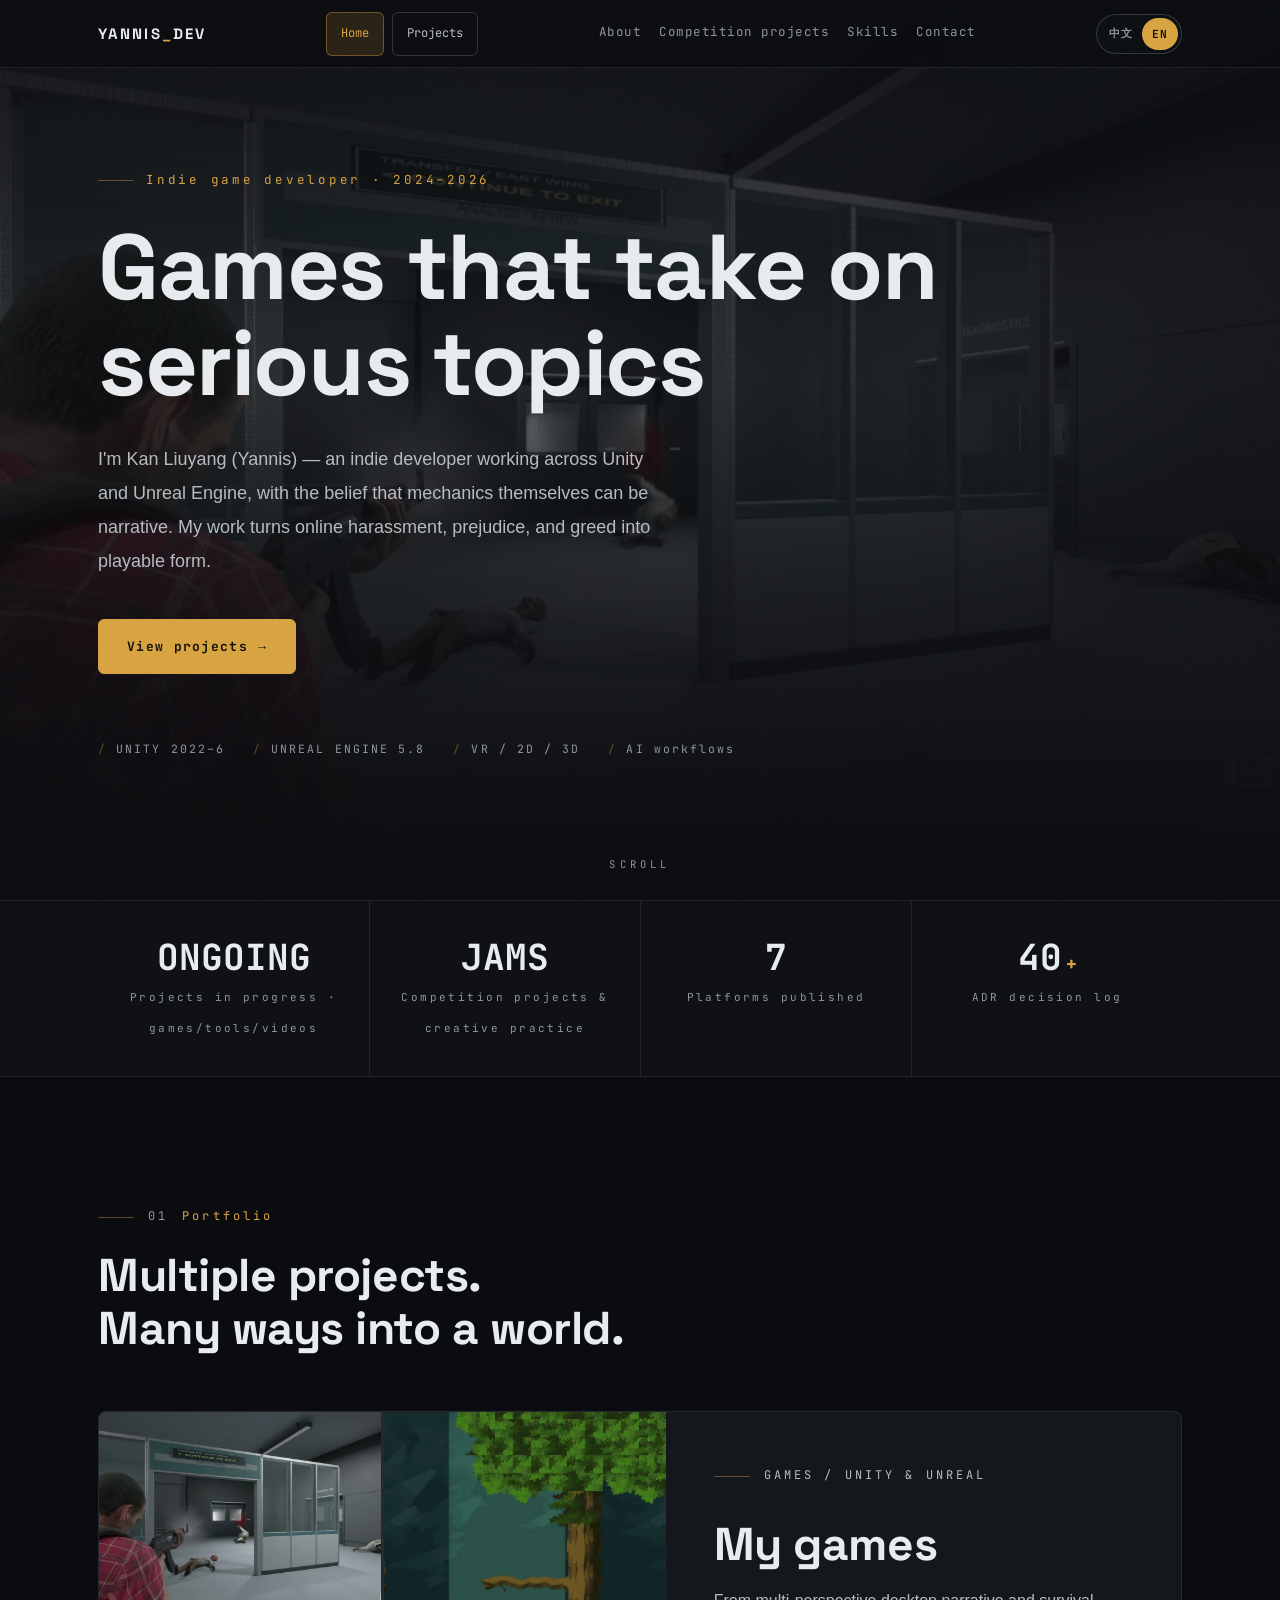
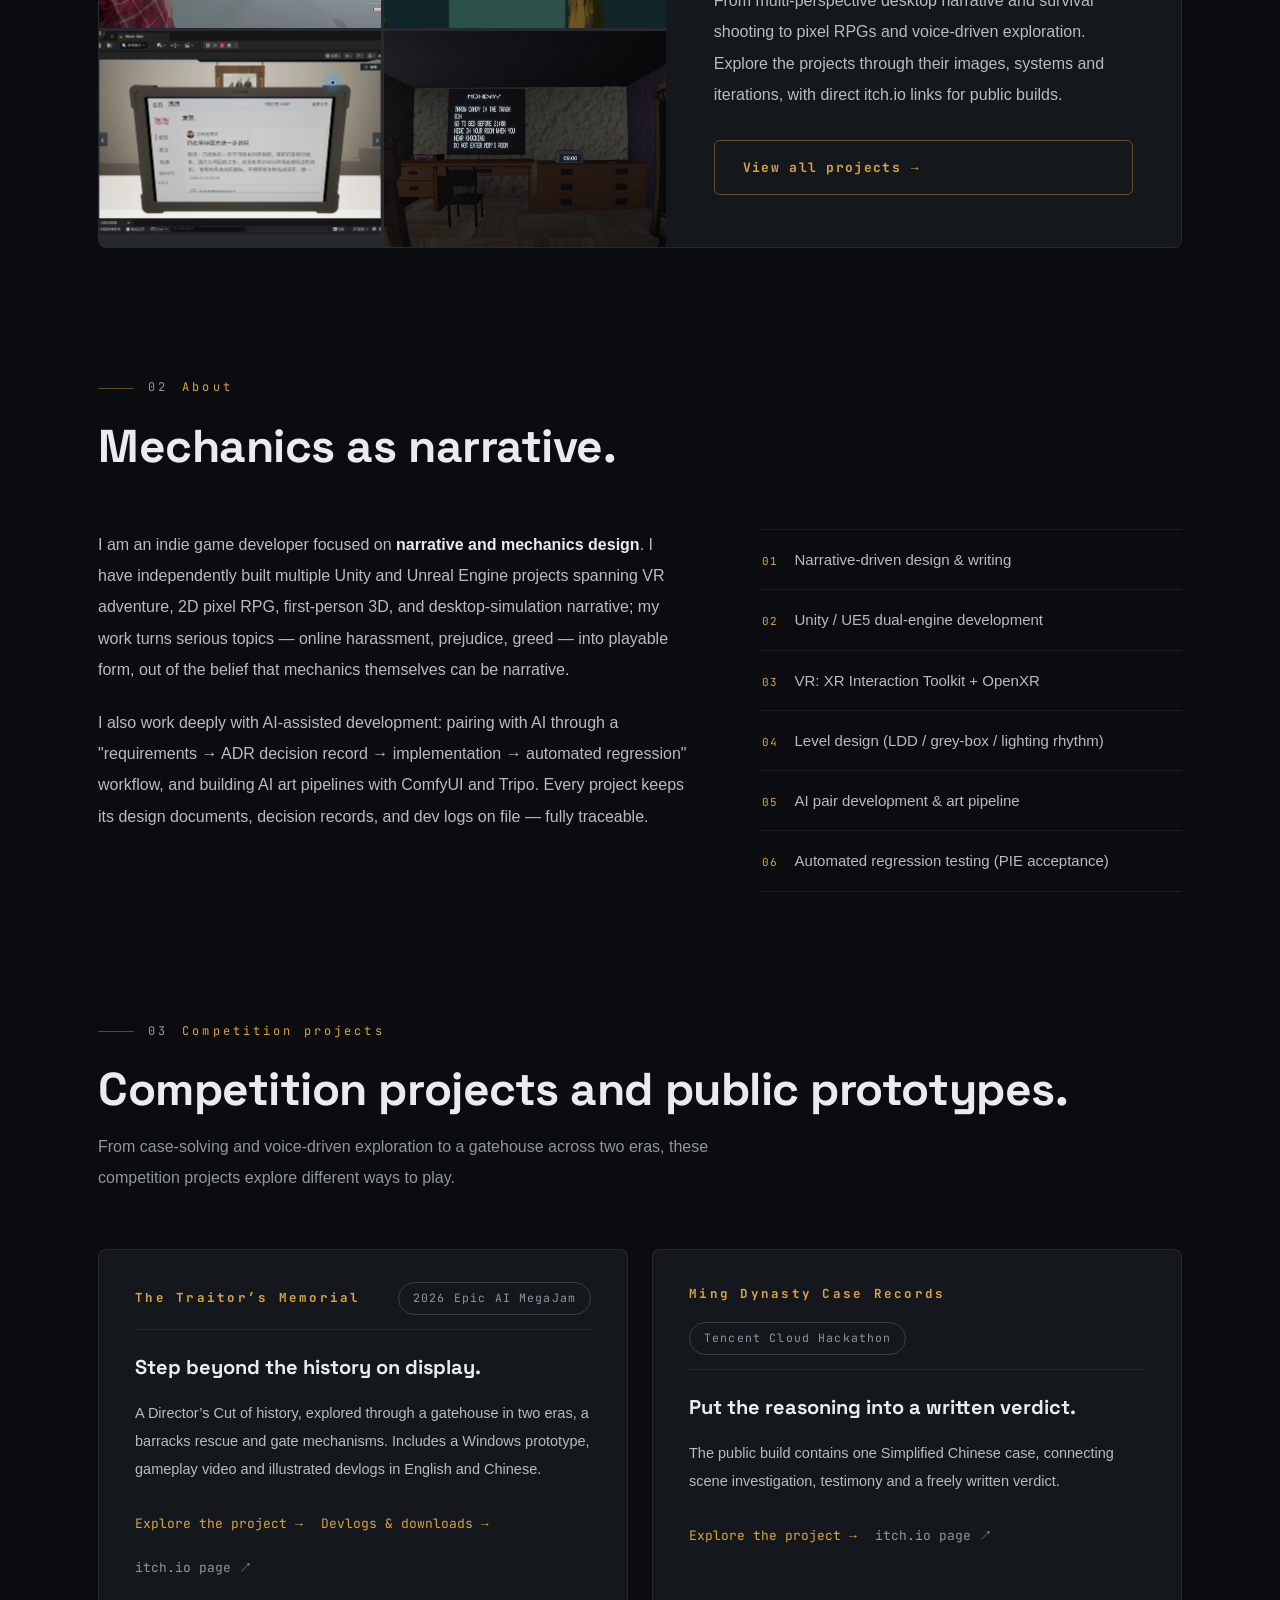
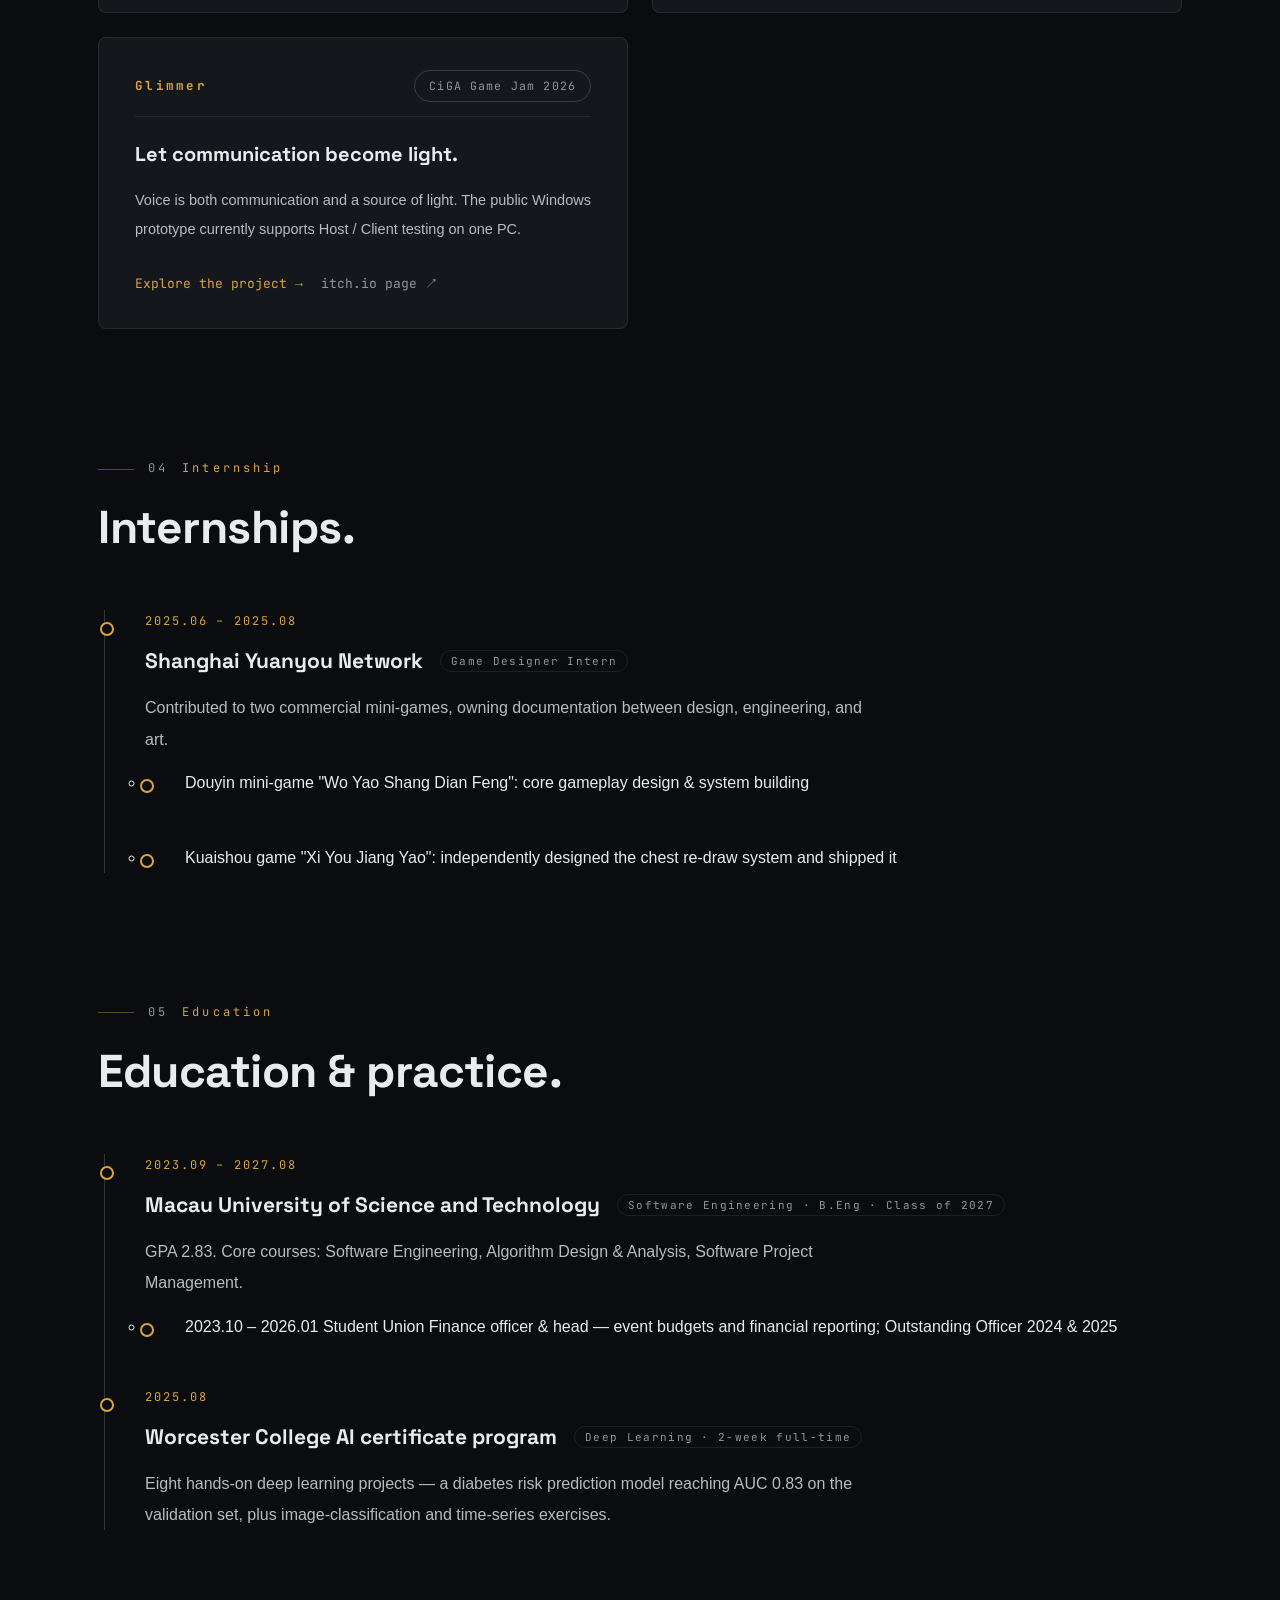
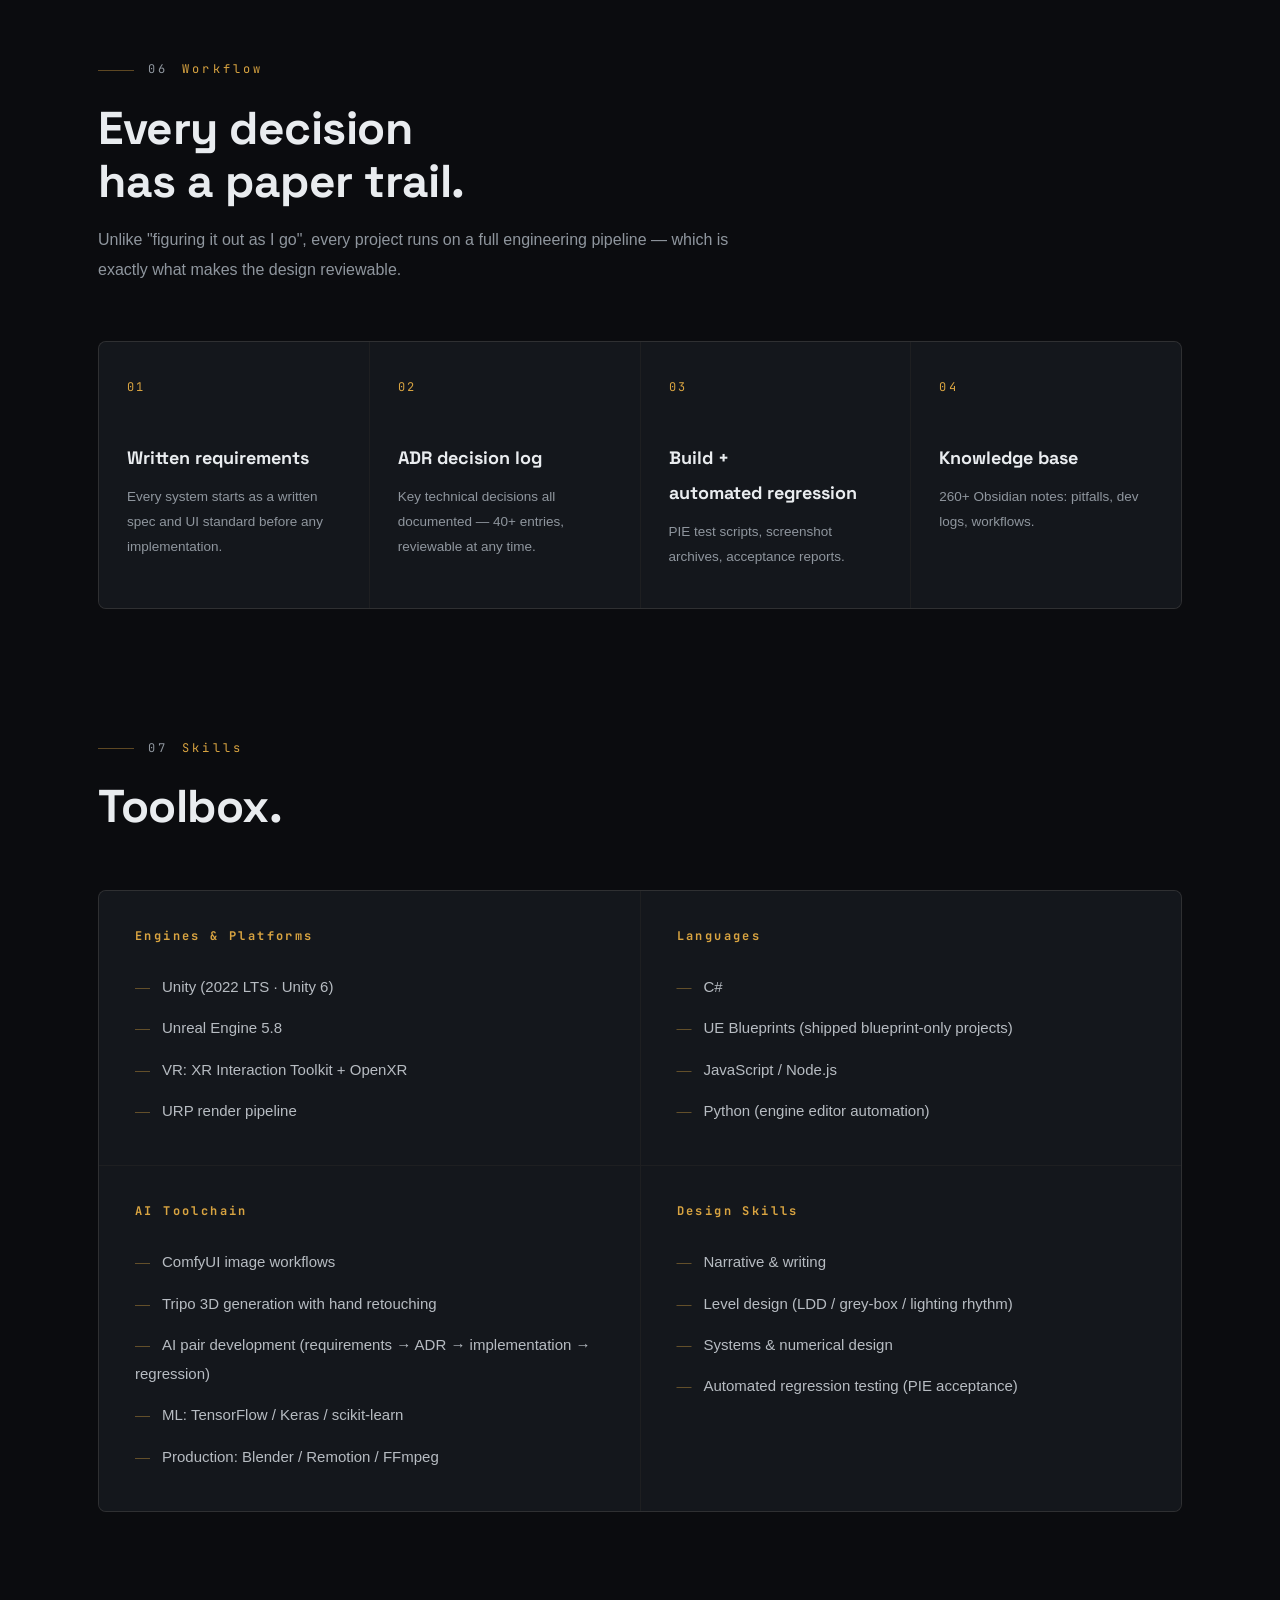
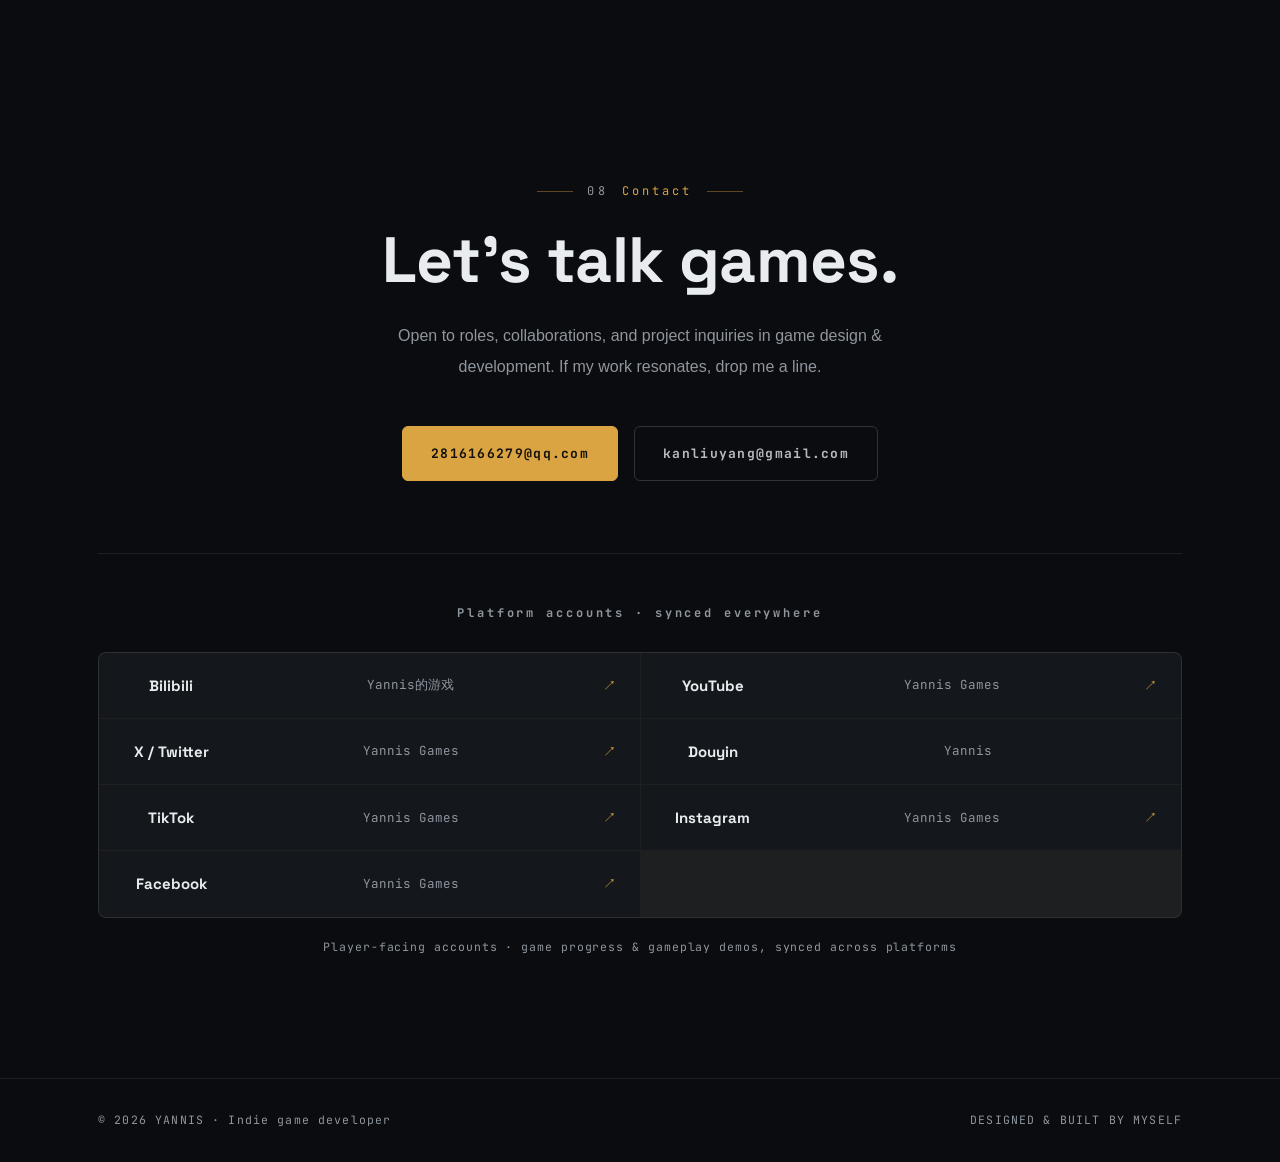
<file: index.html>
<!DOCTYPE HTML>
<!--
	Yannis · 独立游戏开发者
	定制设计系统 V3（深色电影感 · 暖铜点缀）
-->
<html lang="zh-CN">
	<head>
		<title>Yannis · 独立游戏开发者</title>
		<meta charset="utf-8" />
		<meta name="viewport" content="width=device-width, initial-scale=1" />
		<meta name="description" content="独立游戏开发者：Unity / Unreal Engine / VR / 2D 像素 / 叙事设计 / AI 辅助开发工作流。" />
		<meta name="theme-color" content="#0b0c0f" />
		<meta name="color-scheme" content="dark" />
		<link rel="icon" href="data:image/svg+xml,%3Csvg xmlns='http://www.w3.org/2000/svg' viewBox='0 0 32 32'%3E%3Crect width='32' height='32' rx='7' fill='%230b0c0f'/%3E%3Ccircle cx='16' cy='16' r='6' fill='%23c8a96a'/%3E%3C/svg%3E" />
		<link rel="preload" as="font" type="font/woff2" href="assets/fonts/space-grotesk-700.woff2" crossorigin />
		<link rel="stylesheet" href="assets/css/style.css?v=9" />
	</head>
	<body>

		<a class="skip-link" href="#main">跳到主要内容</a>

		<!-- 导航 -->
		<nav id="nav" aria-label="主导航" data-en-aria-label="Main navigation">
  <div class="nav-inner">
    <a class="logo" href="index.html" aria-label="Yannis 首页" data-en-aria-label="Yannis home">YANNIS<span class="accent">_</span>DEV</a>
    <div class="nav-primary">
      <a href="index.html" data-nav="home" data-en="Home">首页</a>
      <a href="projects.html" data-nav="projects" data-en="Projects">项目</a>
    </div>
    <ul id="site-nav-links" class="nav-links mono">
      <li><a href="index.html#about" data-nav="about" data-en="About">关于我</a></li>
      <li><a href="index.html#competitions" data-nav="competitions" data-en="Competition projects">比赛项目</a></li>
      <li><a href="index.html#skills" data-nav="skills" data-en="Skills">技能</a></li>
      <li><a href="index.html#contact" data-nav="contact" data-en="Contact">联系</a></li>
    </ul>
    <div class="nav-tools">
      <div id="nav-language"></div>
      <button type="button" class="nav-menu-toggle" aria-controls="site-nav-links" aria-expanded="false" aria-label="打开或关闭导航菜单" data-en-aria-label="Toggle navigation menu">
        <span class="menu-label" data-en="Menu">菜单</span>
        <svg class="menu-icon" viewBox="0 0 20 20" width="20" height="20" aria-hidden="true"><path d="M3 5h14M3 10h14M3 15h14" fill="none" stroke="currentColor" stroke-width="1.5" stroke-linecap="round" /></svg>
      </button>
    </div>
  </div>
</nav>

		<!-- 英雄区 -->
		<header class="hero">
			<div class="hero-bg" aria-hidden="true"></div>
			<div class="hero-inner">
				<p class="hero-kicker">独立游戏开发者 · 2024–2026</p>
				<h1>用游戏探讨<br />严肃议题</h1>
				<p class="hero-sub">我是阚刘洋（Yannis）——Unity / Unreal Engine 双引擎独立开发者，相信机制本身即叙事。作品聚焦网络暴力、偏见与贪婪的游戏化表达。</p>
				<div class="hero-cta">
					<a class="button solid" href="projects.html">查看项目 <span class="arr">→</span></a>
				</div>
				<div class="hero-meta">
					<span>UNITY 2022–6</span>
					<span>UNREAL ENGINE 5.8</span>
					<span>VR / 2D / 3D</span>
					<span>AI 工作流</span>
				</div>
			</div>
			<div class="hero-scroll mono">SCROLL</div>
		</header>

		<div id="main">

			<!-- 数据带 -->
			<section class="stats">
				<div class="container stats-grid">
					<div class="stat reveal"><span class="num" data-en="ONGOING">持续</span><span class="lbl" data-en="Projects in progress · games/tools/videos">项目持续更新 · 游戏/工具/视频</span></div>
					<div class="stat reveal" style="--d:.08s"><span class="num" data-en="JAMS">参赛</span><span class="lbl" data-en="Competition projects &amp; creative practice">比赛项目与创作实践</span></div>
					<div class="stat reveal" style="--d:.16s"><span class="num">7</span><span class="lbl">全平台内容发布</span></div>
					<div class="stat reveal" style="--d:.24s"><span class="num">40<span class="unit">+</span></span><span class="lbl">ADR 决策留档</span></div>
				</div>
			</section>

			<!-- 项目入口 -->
			<section class="section" id="portfolio">
				<div class="container">
					<header class="section-head reveal">
						<p class="kicker"><span class="idx">01</span>项目</p>
						<h2 data-en="Multiple projects.&lt;br /&gt;Many ways into a world." class="section-title">多个项目，<br />多种走进世界的方式。</h2>
					</header>
					<a class="gateway reveal" href="projects.html">
						<div class="gateway-media gateway-mosaic"><div><img src="images/projects/greed-research.webp" alt="贪婪实机画面" data-en-alt="Greed gameplay" width="1280" height="720" loading=lazy decoding="async" /></div><div><img src="images/projects/blessing-forest.webp" alt="赐福实机画面" data-en-alt="The Blessing gameplay" width="960" height="540" loading=lazy decoding="async" /></div><div><svg class="project-visual" role="img" aria-label="涟漪开发版本实机视口" data-en-aria-label="Ripple development game viewport" viewBox="30 136 1128 635"><image href="images/projects/ripple-device.webp" width="1536" height="834" /></svg></div><div><img src="images/projects/goodkid-room.webp" alt="Good Kid 模拟器画面" data-en-alt="Good Kid simulator capture" width="1280" height="720" loading=lazy decoding="async" /></div></div>
						<div class="gateway-body">
							<p class="kicker">GAMES / UNITY &amp; UNREAL</p>
							<h3 class="section-title" data-en="My games">我做的游戏</h3>
							<p data-en="From multi-perspective desktop narrative and survival shooting to pixel RPGs and voice-driven exploration. Explore the projects through their images, systems and iterations, with direct itch.io links for public builds.">从多视角桌面叙事、丧尸生存射击，到像素 RPG 与双人声音探索。查看这些项目的实机、系统设计与迭代；已公开作品可直接前往 itch.io。</p>
							<span class="button">查看全部项目 <span class="arr">→</span></span>
						</div>
					</a>
				</div>
			</section>

			<!-- 关于我 -->
			<section class="section" id="about">
				<div class="container">
					<header class="section-head reveal">
						<p class="kicker"><span class="idx">02</span>关于我</p>
						<h2 class="section-title">机制即叙事。</h2>
					</header>
					<div class="about-grid">
						<div class="about-copy reveal">
							<p>我是阚刘洋（Yannis），一名专注于<strong>叙事与机制设计</strong>的独立游戏开发者。独立完成多个 Unity 与 Unreal Engine 项目，覆盖 VR 探险、2D 像素 RPG、第一人称 3D 与桌面模拟叙事；作品聚焦严肃议题的游戏化表达——网络暴力、偏见、贪婪——相信机制本身就可以是叙事。</p>
							<p>同时深度实践 AI 协作开发工作流：以「需求 → ADR 决策记录 → 实现 → 自动化回归验证」的流程与 AI 结对开发，并使用 ComfyUI 与 Tripo 构建 AI 美术管线。所有项目的设计文档、决策记录与开发日志全程留档、可追溯。</p>
						</div>
						<ul class="cap-list reveal" style="--d:.12s">
							<li><span class="no">01</span>叙事驱动的设计与文案</li>
							<li><span class="no">02</span>Unity / UE5 双引擎开发</li>
							<li><span class="no">03</span>VR：XR Interaction Toolkit + OpenXR</li>
							<li><span class="no">04</span>关卡设计（LDD / 灰盒 / 光照节奏）</li>
							<li><span class="no">05</span>AI 结对开发与美术管线</li>
							<li><span class="no">06</span>自动化回归验证（PIE 验收）</li>
						</ul>
					</div>
				</div>
			</section>

<section class="section" id="competitions"><div class="container"><header class="section-head reveal"><p data-en="&lt;span class=&quot;idx&quot;&gt;03&lt;/span&gt;Competition projects" class="kicker"><span class="idx">03</span>比赛项目</p><h2 data-en="Competition projects and public prototypes." class="section-title">比赛项目与公开原型。</h2><p data-en="From case-solving and voice-driven exploration to a gatehouse across two eras, these competition projects explore different ways to play." class="section-desc">从断案推理、双人声音探索，到古今城门的叙事体验，在比赛中尝试不同的游戏玩法。</p></header><div class="comp-list"><article class="comp-card reveal"><div class="comp-meta mono"><span data-en="The Traitor’s Memorial" class="comp-name">叛徒的纪念馆</span><a data-en="2026 Epic AI MegaJam" class="comp-award" href="https://itch.io/jam/2026-epic-ai-megajam" target="_blank" rel="noopener">2026 Epic AI MegaJam</a></div><h3 data-en="Step beyond the history on display.">走进展签之外的历史。</h3><p data-en="A Director’s Cut of history, explored through a gatehouse in two eras, a barracks rescue and gate mechanisms. Includes a Windows prototype, gameplay video and illustrated devlogs in English and Chinese.">围绕 Director’s Cut 主题，以古今城门、营房救援和机关操作，补回纪念馆遗漏的历史上下文。Windows 原型、实机视频及中英文图文日志已可查看。</p><div class="practice-links"><a data-en="Explore the project →" class="practice-link" href="transfer-memory.html">查看项目 →</a><a data-en="Devlogs &amp; downloads →" class="practice-link" href="transfer-memory.html#files">开发日志与下载 →</a><a data-en="itch.io page ↗" class="practice-link external" href="https://yannisgames.itch.io/transfer-memory" target="_blank" rel="noopener">itch.io 页面 ↗</a></div></article><article class="comp-card reveal"><div class="comp-meta mono"><span data-en="Ming Dynasty Case Records" class="comp-name">明朝断案录</span><a class="comp-award" data-en="Tencent Cloud Hackathon" href="https://tch.cloud.tencent.com/" target="_blank" rel="noopener">腾讯云黑客松</a></div><h3 data-en="Put the reasoning into a written verdict.">让推理落到一份判词上。</h3><p data-en="The public build contains one Simplified Chinese case, connecting scene investigation, testimony and a freely written verdict.">公开版本包含一个简体中文案件，将场景调查、证词核对与自由文本判词连成完整循环。</p><div class="practice-links"><a data-en="Explore the project →" class="practice-link" href="ming.html">查看项目 →</a><a data-en="itch.io page ↗" class="practice-link external" href="https://yannisgames.itch.io/ming-dynasty-case-records" target="_blank" rel="noopener">itch.io 页面 ↗</a></div></article><article class="comp-card reveal"><div class="comp-meta mono"><span data-en="Glimmer" class="comp-name">微光</span><a class="comp-award" data-en="CiGA Game Jam 2026" href="https://www.gmhub.com/jams/cgj2026" target="_blank" rel="noopener">2026 CiGA Game Jam</a></div><h3 data-en="Let communication become light.">让交流成为照明。</h3><p data-en="Voice is both communication and a source of light. The public Windows prototype currently supports Host / Client testing on one PC.">声音既是交流，也是照明资源。公开 Windows 原型目前提供同一台电脑上的 Host / Client 测试。</p><div class="practice-links"><a data-en="Explore the project →" class="practice-link" href="glimmer.html">查看项目 →</a><a data-en="itch.io page ↗" class="practice-link external" href="https://yannisgames.itch.io/weiguang" target="_blank" rel="noopener">itch.io 页面 ↗</a></div></article></div></div></section>

			<!-- 实习经历 -->
			<section class="section" id="internship">
				<div class="container">
					<header class="section-head reveal">
						<p class="kicker"><span class="idx">04</span>实习</p>
						<h2 class="section-title">实习经历。</h2>
					</header>
					<ul class="timeline">
						<li class="reveal">
							<span class="when">2025.06 – 2025.08</span>
							<h3>上海元游网络有限公司 <span class="tag">游戏策划（实习）</span></h3>
							<p>参与两款商业小游戏的研发，负责策划与程序、美术团队之间的文档对接，编写系统文档与策划案。</p>
							<ul>
								<li>抖音小游戏《我要上巅峰》：协助完成核心玩法的策划与系统搭建</li>
								<li>快手游戏《西游降妖》：独立设计宝箱二次抽奖系统并上线</li>
							</ul>
						</li>
					</ul>
				</div>
			</section>

			<!-- 教育背景 -->
			<section class="section" id="education">
				<div class="container">
					<header class="section-head reveal">
						<p class="kicker"><span class="idx">05</span>学历</p>
						<h2 class="section-title">教育与实践。</h2>
					</header>
					<ul class="timeline">
						<li class="reveal">
							<span class="when">2023.09 – 2027.08</span>
							<h3>澳门科技大学 <span class="tag">软件工程 · 本科 · 2027 届</span></h3>
							<p>GPA 2.83；主修课程：软件工程、算法设计与分析、软件项目管理。</p>
							<ul>
								<li>2023.10 – 2026.01 校学生会财务部干事、部长：负责活动预算与财务汇报，2024、2025 连续获评优秀干事</li>
							</ul>
						</li>
						<li class="reveal" style="--d:.1s">
							<span class="when">2025.08</span>
							<h3>Worcester College AI 证书项目 <span class="tag">Deep Learning · 两周全日制</span></h3>
							<p>完成八个深度学习实践项目：糖尿病风险预测模型在验证集取得 AUC 0.83，另完成图像分类与时序预测练习。</p>
						</li>
					</ul>
				</div>
			</section>

			<!-- 工作流 -->
			<section class="section" id="process">
				<div class="container">
					<header class="section-head reveal">
						<p class="kicker" data-en="&lt;span class=&quot;idx&quot;&gt;06&lt;/span&gt;Workflow"><span class="idx">06</span>工作流</p>
						<h2 class="section-title">每一份决策<br />都有档案。</h2>
						<p class="section-desc">区别于「想到哪做到哪」，我的每个项目都跑在一条完整的工程化流程上——这也是设计可以被检阅的原因。</p>
					</header>
					<div class="flow-grid">
						<div class="flow-step reveal"><span class="no">01</span><h3>需求成文</h3><p>每个系统先有成文需求与 UI 规范，再动工。</p></div>
						<div class="flow-step reveal" style="--d:.08s"><span class="no">02</span><h3>ADR 决策留档</h3><p>关键技术决策全部记录，40+ 篇随时可回溯。</p></div>
						<div class="flow-step reveal" style="--d:.16s"><span class="no">03</span><h3>实现 + 自动化回归</h3><p>PIE 测试脚本、截图留档、验收报告。</p></div>
						<div class="flow-step reveal" style="--d:.24s"><span class="no">04</span><h3>知识库沉淀</h3><p>Obsidian 260+ 篇笔记：踩坑、日志、工作流。</p></div>
					</div>
				</div>
			</section>

			<!-- 技能 -->
			<section class="section" id="skills">
				<div class="container">
					<header class="section-head reveal">
						<p class="kicker" data-en="&lt;span class=&quot;idx&quot;&gt;07&lt;/span&gt;Skills"><span class="idx">07</span>技能栈</p>
						<h2 class="section-title">工具箱。</h2>
					</header>
					<div class="skills-grid">
						<div class="skill-group reveal">
							<h3>引擎与平台</h3>
							<ul>
								<li>Unity（2022 LTS · Unity 6）</li>
								<li>Unreal Engine 5.8</li>
								<li>VR：XR Interaction Toolkit + OpenXR</li>
								<li>URP 渲染管线</li>
							</ul>
						</div>
						<div class="skill-group reveal" style="--d:.08s">
							<h3>编程语言</h3>
							<ul>
								<li>C#</li>
								<li>UE 蓝图（全蓝图项目实践）</li>
								<li>JavaScript / Node.js</li>
								<li>Python（引擎编辑器自动化）</li>
							</ul>
						</div>
						<div class="skill-group reveal" style="--d:.16s">
							<h3>AI 工具链</h3>
							<ul>
								<li>ComfyUI 图像工作流</li>
								<li>Tripo 3D 生成与人工修型</li>
								<li>AI 结对开发（需求 → ADR → 实现 → 回归）</li>
								<li>机器学习：TensorFlow / Keras / scikit-learn</li>
								<li>制作管线：Blender / Remotion / FFmpeg</li>
							</ul>
						</div>
						<div class="skill-group reveal" style="--d:.24s">
							<h3>设计能力</h3>
							<ul>
								<li>叙事与文案设计</li>
								<li>关卡设计（LDD / 灰盒 / 光照节奏）</li>
								<li>系统与数值设计</li>
								<li>自动化回归测试（PIE 验收）</li>
							</ul>
						</div>
					</div>
				</div>
			</section>

			<!-- 联系 -->
			<section class="contact" id="contact">
				<div class="container">
					<p class="kicker reveal" data-en="&lt;span class=&quot;idx&quot;&gt;08&lt;/span&gt;Contact"><span class="idx">08</span>联系</p>
					<h2 class="section-title reveal">来聊聊游戏。</h2>
					<p class="lead reveal">游戏设计与开发相关的工作机会、项目合作与交流邀约，欢迎来信。</p>
					<div class="contact-lines reveal">
						<a class="button solid" href="mailto:2816166279@qq.com">2816166279@qq.com</a>
						<a class="button ghost" href="mailto:kanliuyang@gmail.com">kanliuyang@gmail.com</a>
					</div>

					<!-- 平台账号 -->
					<div class="platforms reveal">
						<h3 class="platforms-title mono">平台账号 · 各平台同步更新</h3>
						<div class="platforms-grid">
							<a class="platform-row" href="https://space.bilibili.com/3494361337694686" target="_blank" rel="noopener">
								<span class="p-name">哔哩哔哩</span>
								<span class="p-handle mono">Yannis的游戏</span>
								<span class="arr">↗</span>
							</a>
							<a class="platform-row" href="https://www.youtube.com/results?search_query=Yannis+Games" target="_blank" rel="noopener" title="在 YouTube 搜索该频道">
								<span class="p-name">YouTube</span>
								<span class="p-handle mono">Yannis Games</span>
								<span class="arr">↗</span>
							</a>
							<a class="platform-row" href="https://x.com/search?q=Yannis%20Games&f=user" target="_blank" rel="noopener" title="在 X 搜索该账号">
								<span class="p-name">X / Twitter</span>
								<span class="p-handle mono">Yannis Games</span>
								<span class="arr">↗</span>
							</a>
							<a class="platform-row" href="https://www.douyin.com/search/96746251194?type=user" target="_blank" rel="noopener" title="搜索抖音号 96746251194">
								<span class="p-name">抖音</span>
								<span class="p-handle mono">Yannis</span>
							</a>
							<a class="platform-row" href="https://www.tiktok.com/search?q=Yannis%20Games" target="_blank" rel="noopener" title="Search this account on TikTok">
								<span class="p-name">TikTok</span>
								<span class="p-handle mono">Yannis Games</span>
								<span class="arr">↗</span>
							</a>
							<a class="platform-row" href="https://www.instagram.com/explore/search/keyword/?q=Yannis%20Games" target="_blank" rel="noopener" title="Search this account on Instagram">
								<span class="p-name">Instagram</span>
								<span class="p-handle mono">Yannis Games</span>
								<span class="arr">↗</span>
							</a>
							<a class="platform-row" href="https://www.facebook.com/profile.php?id=1485472057973202" target="_blank" rel="noopener">
								<span class="p-name">Facebook</span>
								<span class="p-handle mono">Yannis Games</span>
								<span class="arr">↗</span>
							</a>
						</div>
						<p class="platforms-note mono">玩家向账号 · 游戏进展与实机演示在各平台同步更新</p>
					</div>
				</div>
			</section>

		</div>

		<!-- 底栏 -->
		<div class="foot-bar">
			<div class="container foot-bar-inner">
				<p>© 2026 YANNIS · 独立游戏开发者</p>
				<p>DESIGNED &amp; BUILT BY MYSELF</p>
			</div>
		</div>

		<script src="assets/js/site.js?v=3"></script>
		<script src="assets/js/i18n.js?v=15"></script>

	</body>
</html>
</file>
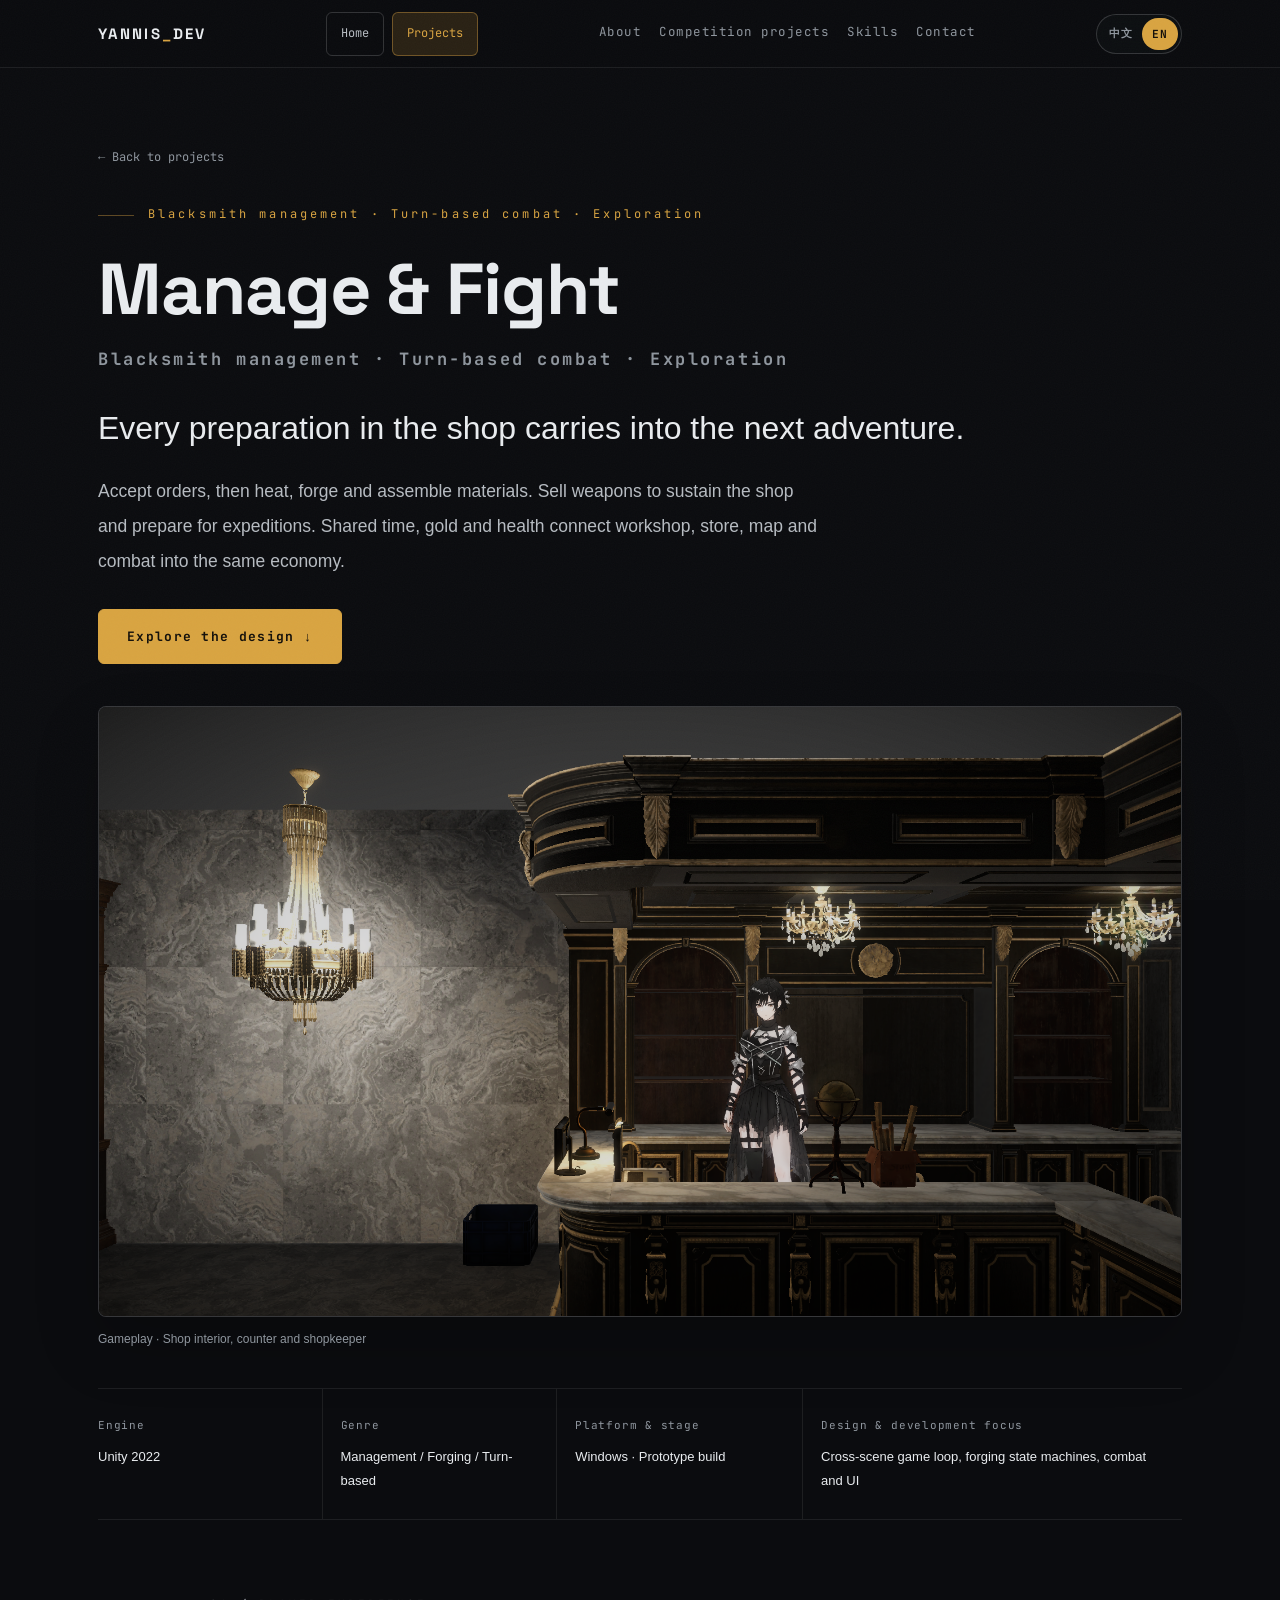
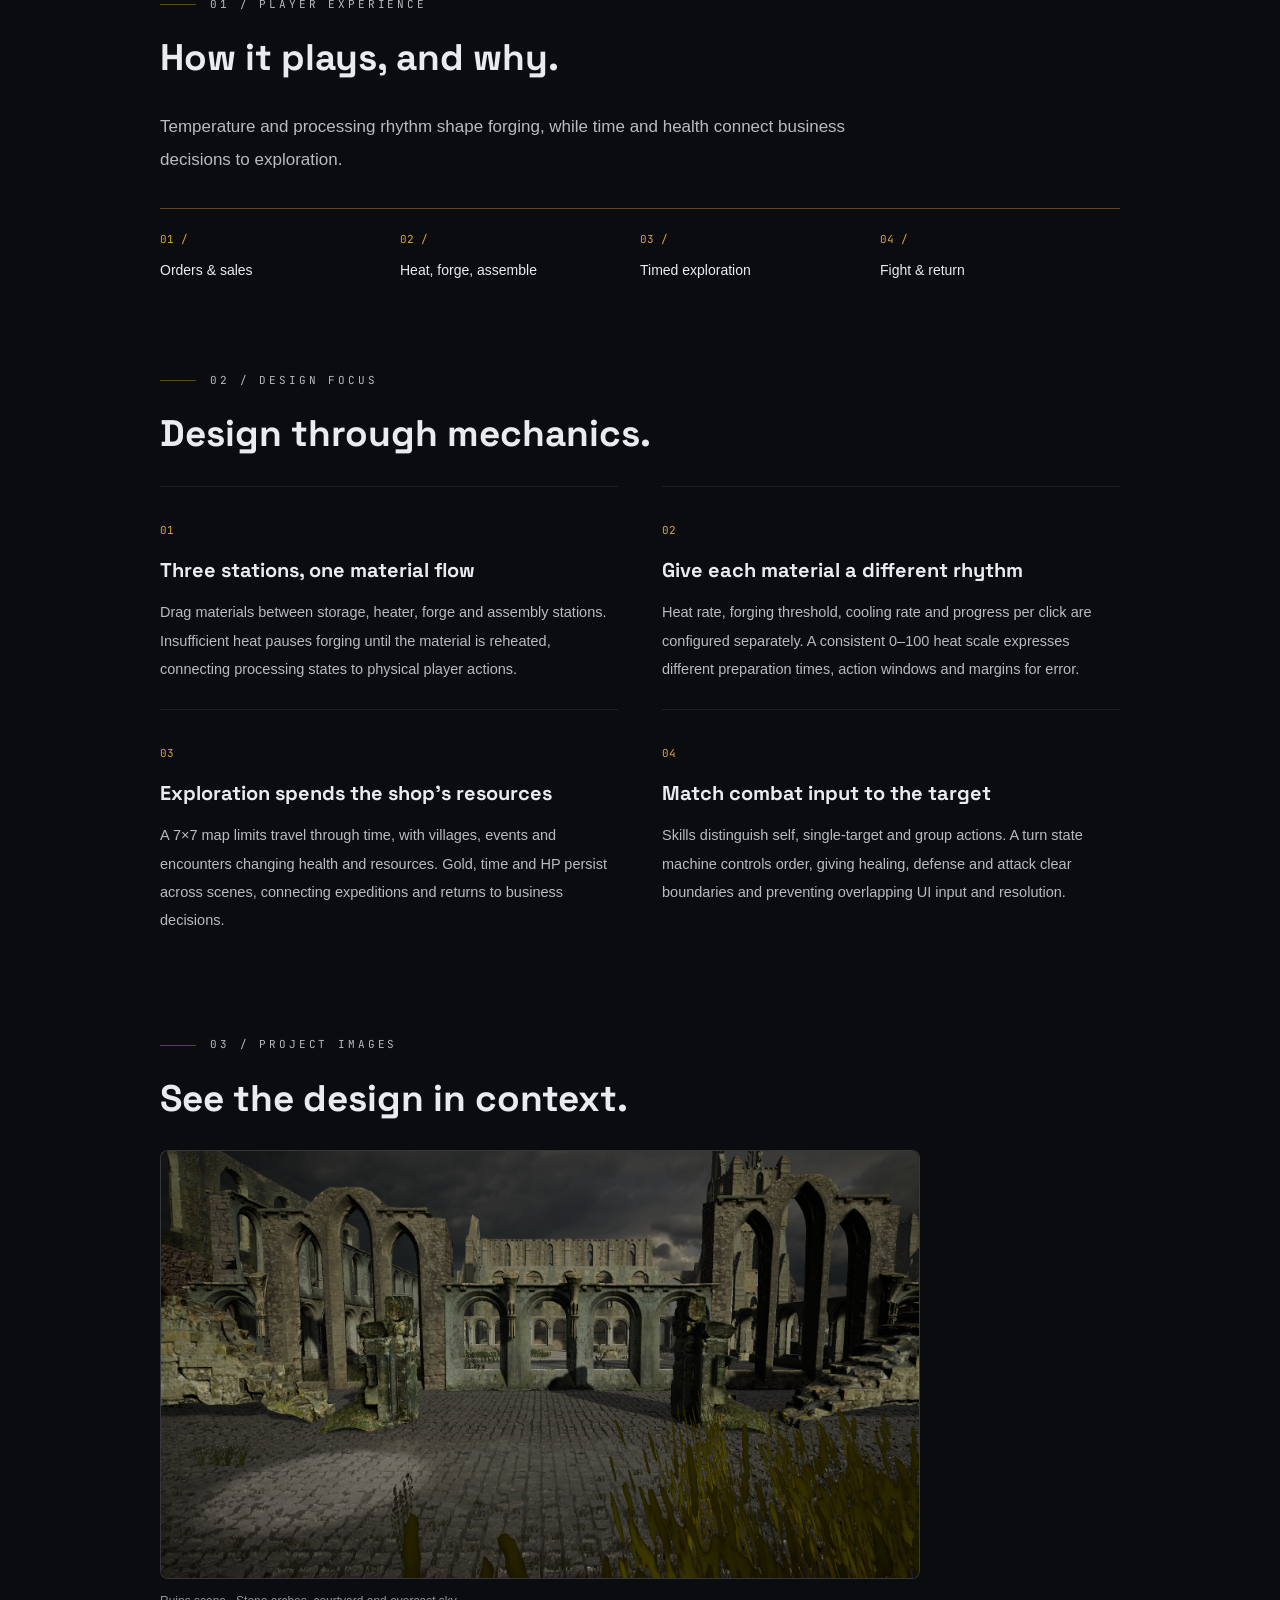
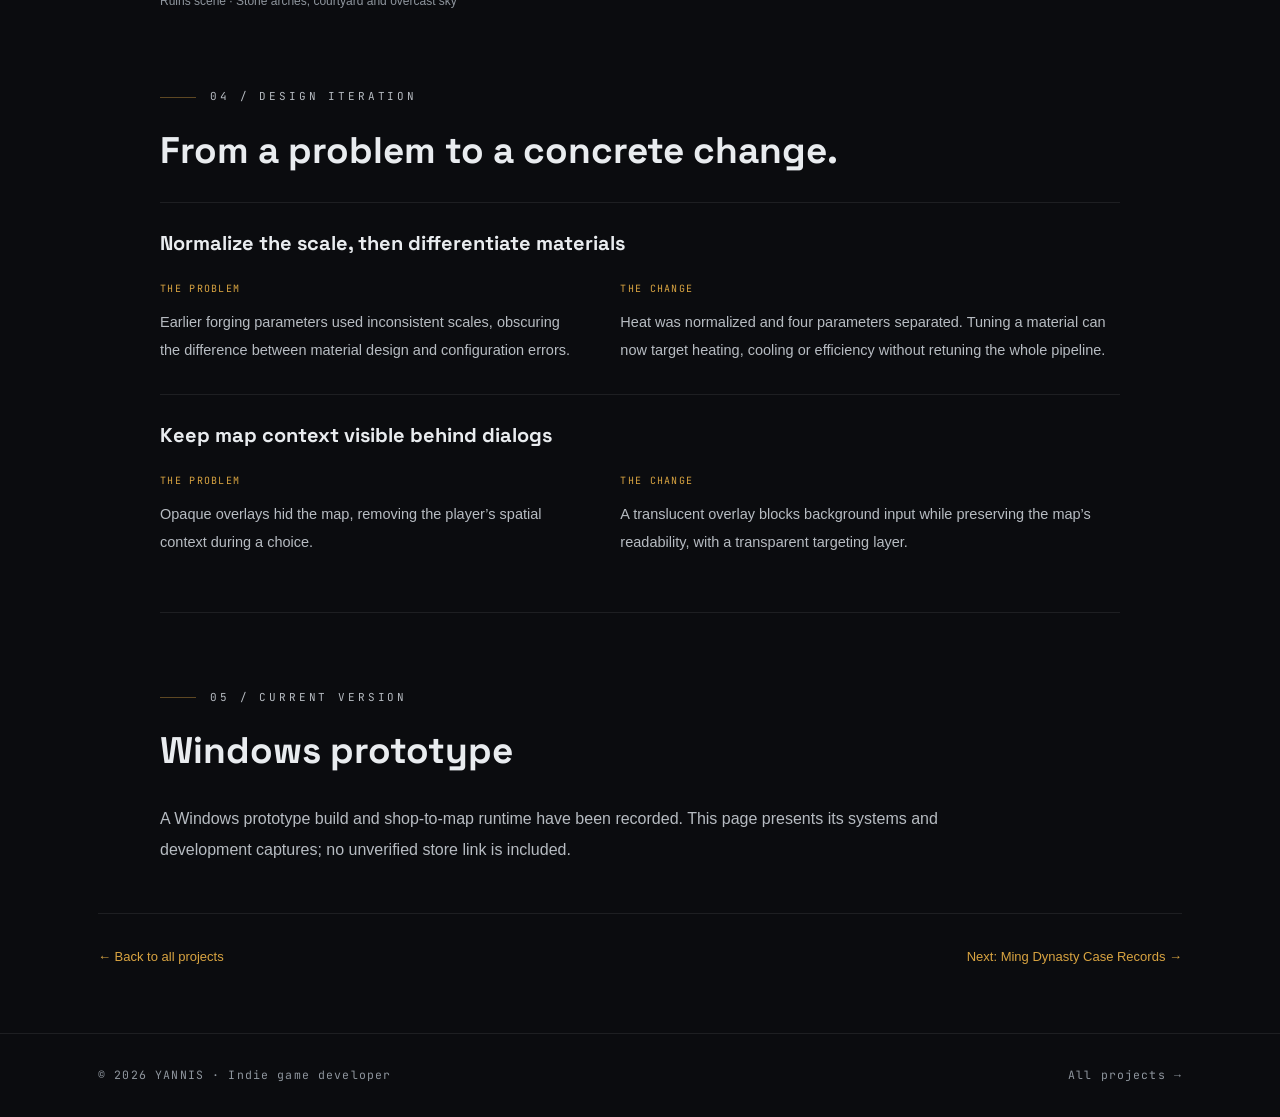
<file: daoge.html>
<!DOCTYPE html>

<html lang="zh-CN">
<head>
<meta charset="utf-8" /><title data-en="Manage &amp; Fight · Game &amp; Design — Yannis">刀歌 · 项目与设计 — Yannis</title>
<meta name="viewport" content="width=device-width, initial-scale=1" />
<meta name="description" content="接下订单，把材料依次加热、锻打与组装；卖出武器维持经营，也为探索准备装备。时间、金币与生命跨场景延续，把工坊、店铺、地图和战斗连接成同一份账本。" />
<meta name="theme-color" content="#0b0c0f" />
<meta name="color-scheme" content="dark" />
<link rel="icon" href="data:image/svg+xml,%3Csvg xmlns='http://www.w3.org/2000/svg' viewBox='0 0 32 32'%3E%3Crect width='32' height='32' rx='7' fill='%230b0c0f'/%3E%3Ccircle cx='16' cy='16' r='6' fill='%23c8a96a'/%3E%3C/svg%3E" />
<link rel="stylesheet" href="assets/css/style.css?v=9" />
</head>
<body>
<a data-en="Skip to content" class="skip-link" href="#main">跳到主要内容</a>
<nav id="nav" aria-label="主导航" data-en-aria-label="Main navigation">
  <div class="nav-inner">
    <a class="logo" href="index.html" aria-label="Yannis 首页" data-en-aria-label="Yannis home">YANNIS<span class="accent">_</span>DEV</a>
    <div class="nav-primary">
      <a href="index.html" data-nav="home" data-en="Home">首页</a>
      <a href="projects.html" data-nav="projects" data-en="Projects">项目</a>
    </div>
    <ul id="site-nav-links" class="nav-links mono">
      <li><a href="index.html#about" data-nav="about" data-en="About">关于我</a></li>
      <li><a href="index.html#competitions" data-nav="competitions" data-en="Competition projects">比赛项目</a></li>
      <li><a href="index.html#skills" data-nav="skills" data-en="Skills">技能</a></li>
      <li><a href="index.html#contact" data-nav="contact" data-en="Contact">联系</a></li>
    </ul>
    <div class="nav-tools">
      <div id="nav-language"></div>
      <button type="button" class="nav-menu-toggle" aria-controls="site-nav-links" aria-expanded="false" aria-label="打开或关闭导航菜单" data-en-aria-label="Toggle navigation menu">
        <span class="menu-label" data-en="Menu">菜单</span>
        <svg class="menu-icon" viewBox="0 0 20 20" width="20" height="20" aria-hidden="true"><path d="M3 5h14M3 10h14M3 15h14" fill="none" stroke="currentColor" stroke-width="1.5" stroke-linecap="round" /></svg>
      </button>
    </div>
  </div>
</nav>
<main id="main" class="project-page">
<header class="article-hero">
<div class="container"><a data-en="← Back to projects" class="back-link mono" href="projects.html">← 返回项目列表</a>
<p data-en="Blacksmith management · Turn-based combat · Exploration" class="kicker">铁匠铺经营 · 回合制战斗 · 地图探索
</p>
<h1 data-en="Manage &amp; Fight&lt;span class=&quot;project-subtitle&quot;&gt;Blacksmith management · Turn-based combat · Exploration&lt;/span&gt;">刀歌<span class="project-subtitle">MANAGE & FIGHT</span>
</h1>
<p data-en="Every preparation in the shop carries into the next adventure." class="project-pitch">铺子里的每一份准备，都带到下一次冒险。
</p>
<p data-en="Accept orders, then heat, forge and assemble materials. Sell weapons to sustain the shop and prepare for expeditions. Shared time, gold and health connect workshop, store, map and combat into the same economy." class="lede">接下订单，把材料依次加热、锻打与组装；卖出武器维持经营，也为探索准备装备。时间、金币与生命跨场景延续，把工坊、店铺、地图和战斗连接成同一份账本。
</p>
<div class="project-actions"><a data-en="Explore the design ↓" class="button solid" href="#design">查看设计 ↓</a>
</div>
</div>
</header>
<div class="container">
<figure class="project-figure project-figure-hero"><a class="media-frame" href="images/projects/daoge-shop.png" target="_blank" rel="noopener"><img src="images/projects/daoge-shop.png" alt="实机画面 · 店铺室内、柜台与店主" data-en-alt="Gameplay · Shop interior, counter and shopkeeper" width="1920" height="1080" fetchpriority=high decoding="async" /></a>
<figcaption data-en="Gameplay · Shop interior, counter and shopkeeper">实机画面 · 店铺室内、柜台与店主
</figcaption>
</figure>
<dl class="project-facts">
<div>
<dt data-en="Engine">引擎
</dt>
<dd data-en="Unity 2022">Unity 2022
</dd>
</div>
<div>
<dt data-en="Genre">类型
</dt>
<dd data-en="Management / Forging / Turn-based">经营 / 锻造 / 回合制
</dd>
</div>
<div>
<dt data-en="Platform &amp; stage">平台与阶段
</dt>
<dd data-en="Windows · Prototype build">Windows · 原型版本
</dd>
</div>
<div>
<dt data-en="Design &amp; development focus">设计与开发重点
</dt>
<dd data-en="Cross-scene game loop, forging state machines, combat and UI">跨场景系统循环、锻造状态机、战斗与 UI
</dd>
</div>
</dl>
<div class="project-content">
<section class="project-section" id="experience">
<p data-en="01 / PLAYER EXPERIENCE" class="kicker">01 / 玩家体验
</p>
<h2 data-en="How it plays, and why.">怎么玩，为什么这样玩。
</h2>
<p data-en="Temperature and processing rhythm shape forging, while time and health connect business decisions to exploration." class="section-lead">用材料的温度与加工节奏表达锻造，用时间与生命的取舍连接经营和探索。
</p>
<ol class="play-loop">
<li data-en="Orders &amp; sales">接单与售卖
</li>
<li data-en="Heat, forge, assemble">加热、锻造、组装
</li>
<li data-en="Timed exploration">限时地图探索
</li>
<li data-en="Fight &amp; return">战斗带回收益
</li>
</ol>
</section>
<section class="project-section" id="design">
<p data-en="02 / DESIGN FOCUS" class="kicker">02 / 设计重点
</p>
<h2 data-en="Design through mechanics.">把主题做进机制里。
</h2>
<div class="design-grid">
<div class="design-item"><span class="mono design-index">01</span>
<h3 data-en="Three stations, one material flow">三工位，一条材料流水线
</h3>
<p data-en="Drag materials between storage, heater, forge and assembly stations. Insufficient heat pauses forging until the material is reheated, connecting processing states to physical player actions.">材料在仓库、加热台、锻造台与组装台之间拖拽搬运。热量不足时锻造暂停，需要重新加热再继续，让加工状态对应玩家的实际操作。
</p>
</div>
<div class="design-item"><span class="mono design-index">02</span>
<h3 data-en="Give each material a different rhythm">每种材料有自己的手感
</h3>
<p data-en="Heat rate, forging threshold, cooling rate and progress per click are configured separately. A consistent 0–100 heat scale expresses different preparation times, action windows and margins for error.">加热速率、锻造门槛、冷却速率、点击增量分开配置。所有热力统一在 0–100 范围内，材料差异体现为准备时间、操作窗口与容错。
</p>
</div>
<div class="design-item"><span class="mono design-index">03</span>
<h3 data-en="Exploration spends the shop’s resources">探索使用的也是店里的资源
</h3>
<p data-en="A 7×7 map limits travel through time, with villages, events and encounters changing health and resources. Gold, time and HP persist across scenes, connecting expeditions and returns to business decisions.">7×7 地图以时间约束移动，村庄、事件与战斗改变生命和资源。金币、时间与 HP 在场景间保留，外出与返店是同一轮经营决策的两面。
</p>
</div>
<div class="design-item"><span class="mono design-index">04</span>
<h3 data-en="Match combat input to the target">按目标类型组织回合制操作
</h3>
<p data-en="Skills distinguish self, single-target and group actions. A turn state machine controls order, giving healing, defense and attack clear boundaries and preventing overlapping UI input and resolution.">技能区分自身、单体与全体目标。回合状态机约束操作顺序，治疗、防御与攻击共用清晰的回合边界，避免 UI 点击与结算并发。
</p>
</div>
</div>
</section>
<section class="project-section" id="gallery">
<p data-en="03 / PROJECT IMAGES" class="kicker">03 / 项目画面
</p>
<h2 data-en="See the design in context.">画面与设计相互对照。
</h2>
<div class="project-gallery">
<figure class="project-figure"><a class="media-frame" href="images/projects/daoge-ruins.png" target="_blank" rel="noopener"><img src="images/projects/daoge-ruins.png" alt="遗迹场景画面 · 石拱门、庭院与阴云天空" data-en-alt="Ruins scene · Stone arches, courtyard and overcast sky" width="1920" height="1080" loading=lazy decoding="async" /></a>
<figcaption data-en="Ruins scene · Stone arches, courtyard and overcast sky">遗迹场景画面 · 石拱门、庭院与阴云天空
</figcaption>
</figure>
</div>
</section>
<section class="project-section" id="iteration">
<p data-en="04 / DESIGN ITERATION" class="kicker">04 / 真实迭代
</p>
<h2 data-en="From a problem to a concrete change.">从问题，到具体改变。
</h2>
<div class="iteration-list">
<article class="iteration-item">
<h3 data-en="Normalize the scale, then differentiate materials">先统一尺度，再表达材料差异
</h3>
<div class="iteration-copy">
<div>
<p data-en="THE PROBLEM" class="iteration-label mono">发现的问题
</p>
<p data-en="Earlier forging parameters used inconsistent scales, obscuring the difference between material design and configuration errors.">早期锻造数值混用量级，很难判断是材料设计还是参数错误。
</p>
</div>
<div>
<p data-en="THE CHANGE" class="iteration-label mono">做出的调整
</p>
<p data-en="Heat was normalized and four parameters separated. Tuning a material can now target heating, cooling or efficiency without retuning the whole pipeline.">统一热力范围，以四个参数独立描述节奏。调整材料时可以定位到加热、冷却或加工效率，而不牵动整条流水线。
</p>
</div>
</div>
</article>
<article class="iteration-item">
<h3 data-en="Keep map context visible behind dialogs">让弹窗保留地图语境
</h3>
<div class="iteration-copy">
<div>
<p data-en="THE PROBLEM" class="iteration-label mono">发现的问题
</p>
<p data-en="Opaque overlays hid the map, removing the player’s spatial context during a choice.">不透明弹窗遮满地图，玩家做选择时失去自己所在的位置。
</p>
</div>
<div>
<p data-en="THE CHANGE" class="iteration-label mono">做出的调整
</p>
<p data-en="A translucent overlay blocks background input while preserving the map’s readability, with a transparent targeting layer.">改为半透明遮罩，在拦截背后输入的同时保留地图可读性；目标点击层使用透明显示。
</p>
</div>
</div>
</article>
</div>
</section>
<section class="project-section availability">
<p data-en="05 / CURRENT VERSION" class="kicker">05 / 当前版本
</p>
<h2 data-en="Windows prototype">Windows 原型
</h2>
<p data-en="A Windows prototype build and shop-to-map runtime have been recorded. This page presents its systems and development captures; no unverified store link is included.">已有 Windows 原型构建与店铺至地图的运行记录。目前展示系统设计和开发画面，暂不附未经核实的商店入口。
</p>
</section>
</div>
<div class="project-next"><a data-en="← Back to all projects" href="projects.html">← 返回全部项目</a><a data-en="Next: Ming Dynasty Case Records →" href="ming.html">下一个项目：明朝断案录 →</a>
</div>
</div>
</main>
<footer class="foot-bar">
<div class="container foot-bar-inner">
<p data-en="© 2026 YANNIS · Indie game developer">© 2026 YANNIS · 独立游戏开发者
</p><a data-en="All projects →" href="projects.html">全部项目 →</a>
</div>
</footer>
<script src="assets/js/site.js?v=3">
</script>
<script src="assets/js/i18n.js?v=15">
</script>
</body>
</html>
</file>
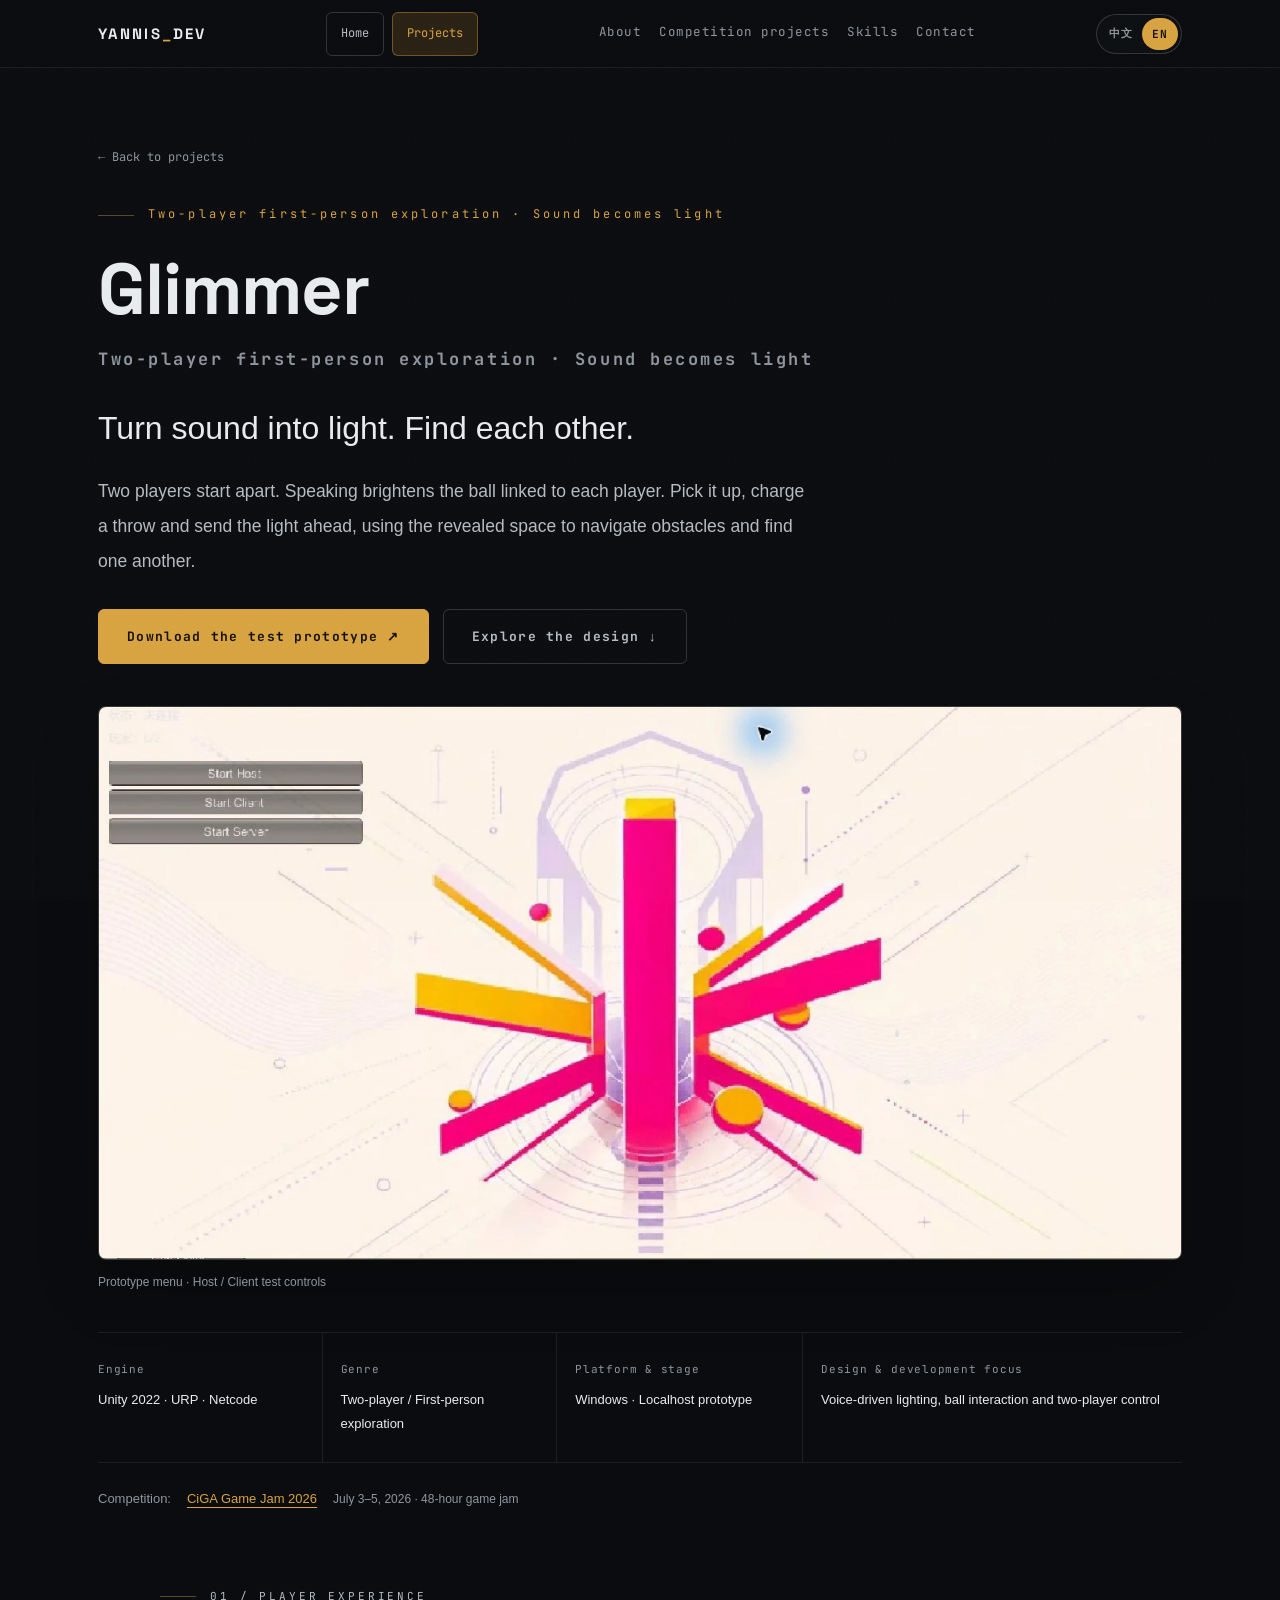
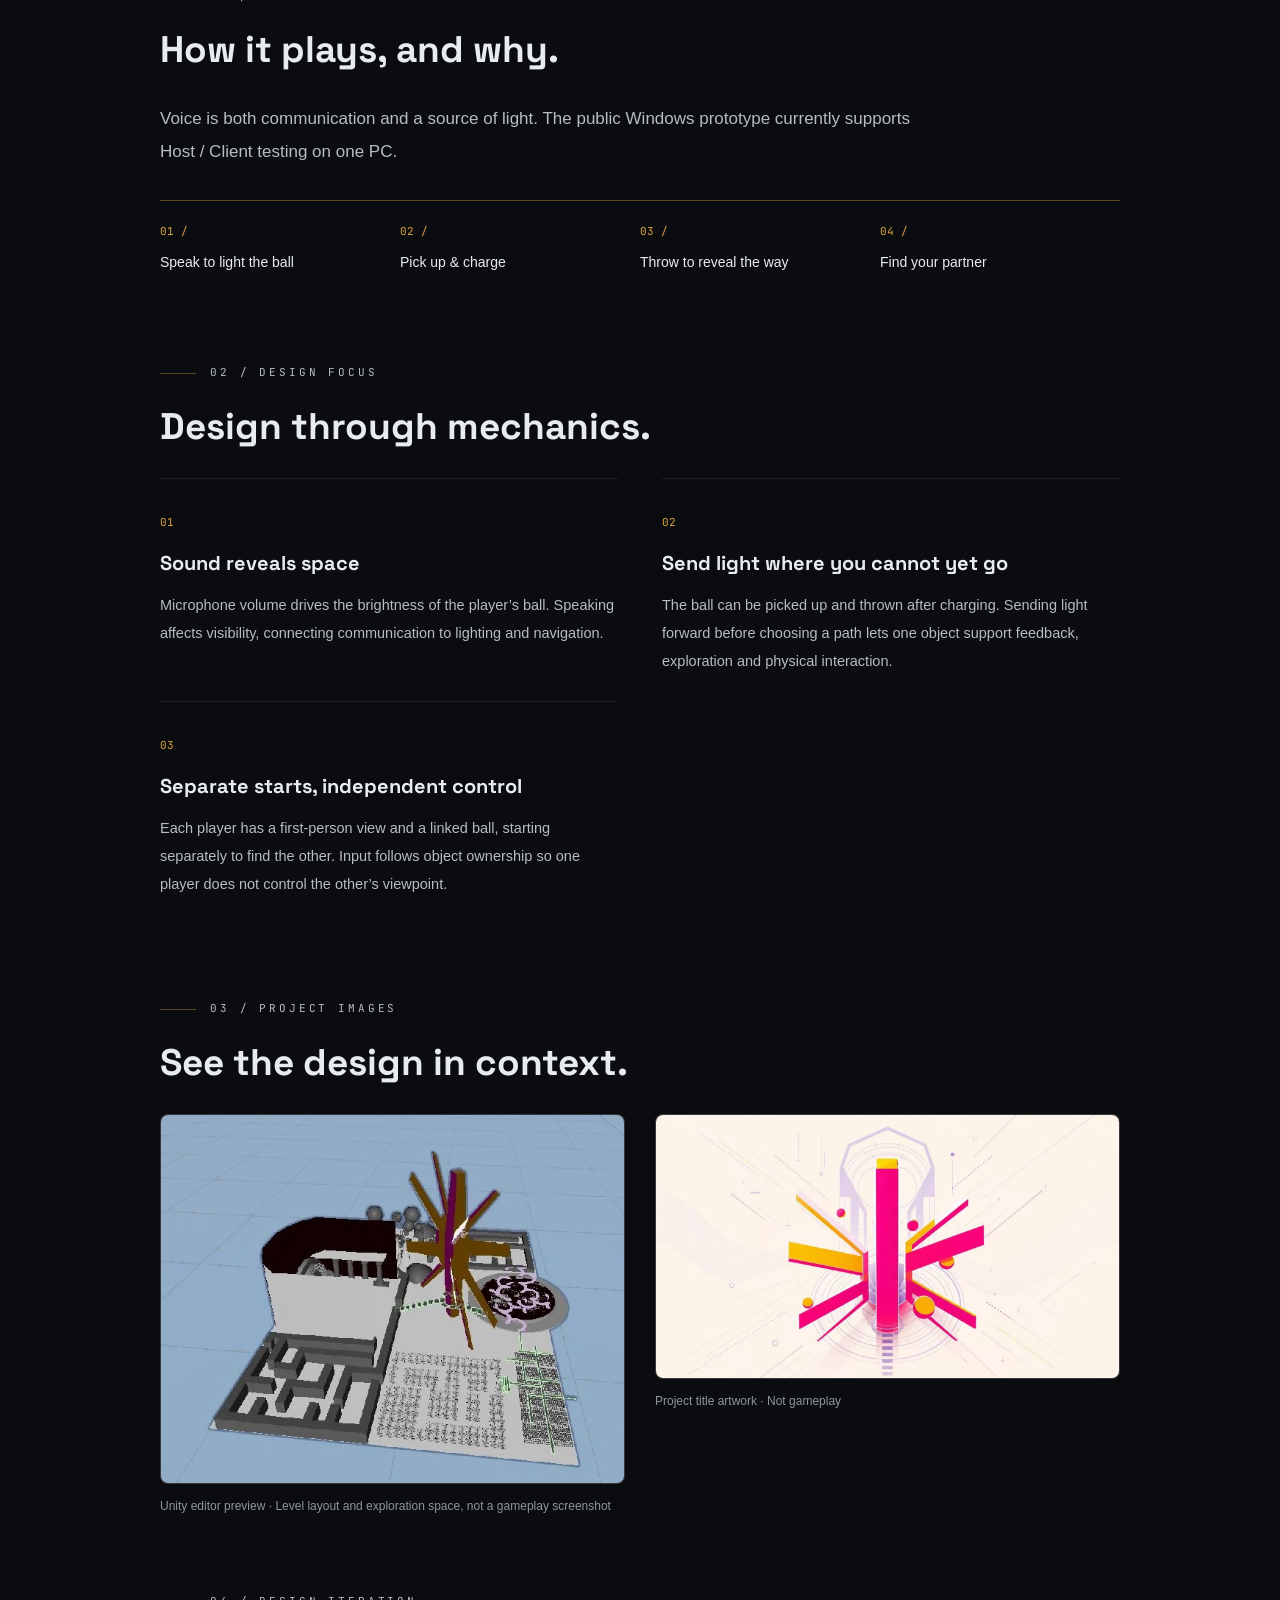
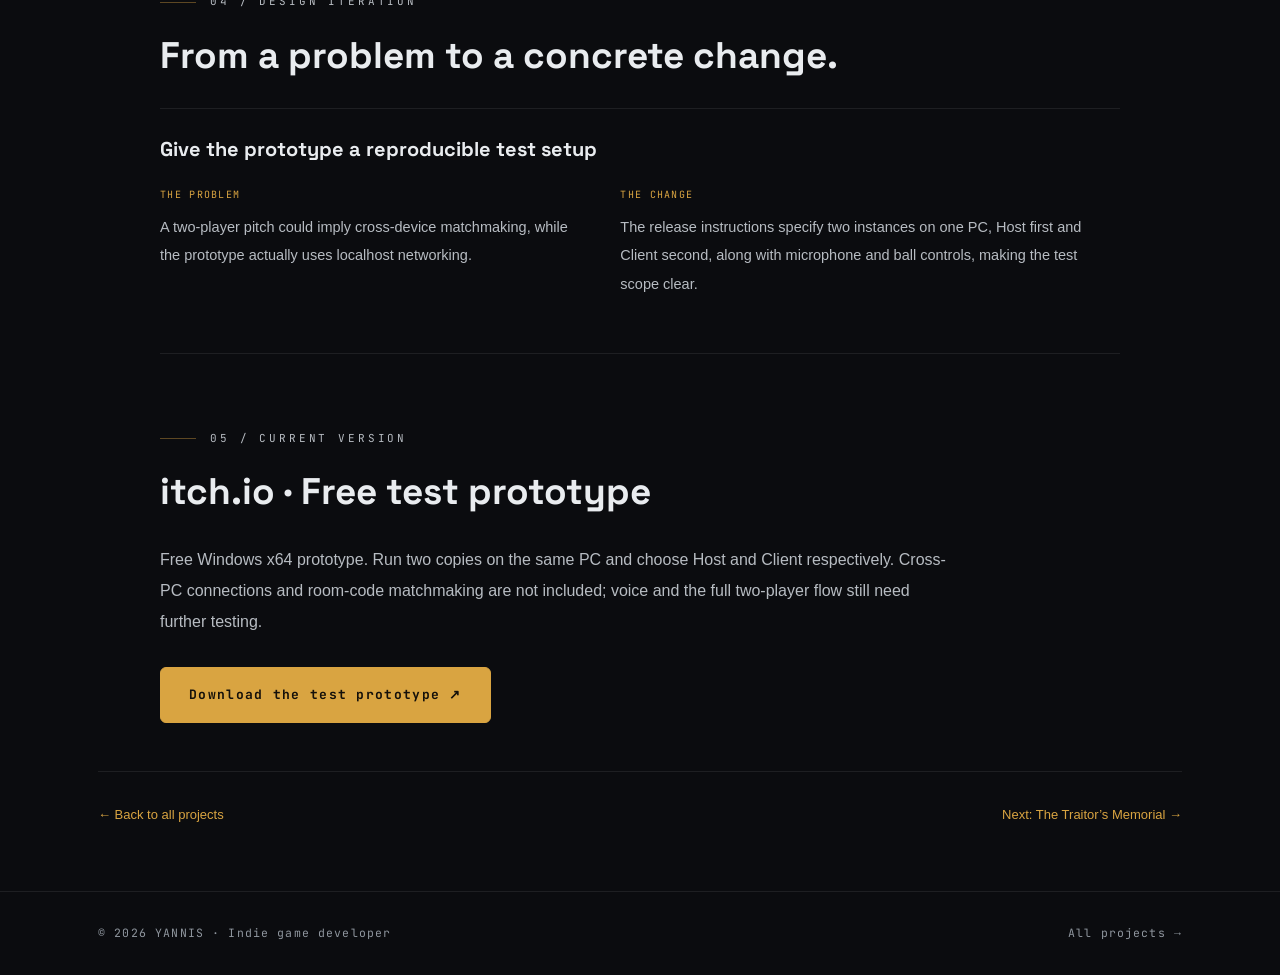
<file: glimmer.html>
<!DOCTYPE html>

<html lang="zh-CN">
<head>
<meta charset="utf-8" /><title data-en="Glimmer · Game &amp; Design — Yannis">微光 · 项目与设计 — Yannis</title>
<meta name="viewport" content="width=device-width, initial-scale=1" />
<meta name="description" content="两名玩家从不同地点出发，讲话会点亮各自的球体。拾起球、蓄力投向远处，用短暂照亮的空间判断下一步，穿过障碍寻找伙伴。" />
<meta name="theme-color" content="#0b0c0f" />
<meta name="color-scheme" content="dark" />
<link rel="icon" href="data:image/svg+xml,%3Csvg xmlns='http://www.w3.org/2000/svg' viewBox='0 0 32 32'%3E%3Crect width='32' height='32' rx='7' fill='%230b0c0f'/%3E%3Ccircle cx='16' cy='16' r='6' fill='%23c8a96a'/%3E%3C/svg%3E" />
<link rel="stylesheet" href="assets/css/style.css?v=9" />
</head>
<body>
<a data-en="Skip to content" class="skip-link" href="#main">跳到主要内容</a>
<nav id="nav" aria-label="主导航" data-en-aria-label="Main navigation">
  <div class="nav-inner">
    <a class="logo" href="index.html" aria-label="Yannis 首页" data-en-aria-label="Yannis home">YANNIS<span class="accent">_</span>DEV</a>
    <div class="nav-primary">
      <a href="index.html" data-nav="home" data-en="Home">首页</a>
      <a href="projects.html" data-nav="projects" data-en="Projects">项目</a>
    </div>
    <ul id="site-nav-links" class="nav-links mono">
      <li><a href="index.html#about" data-nav="about" data-en="About">关于我</a></li>
      <li><a href="index.html#competitions" data-nav="competitions" data-en="Competition projects">比赛项目</a></li>
      <li><a href="index.html#skills" data-nav="skills" data-en="Skills">技能</a></li>
      <li><a href="index.html#contact" data-nav="contact" data-en="Contact">联系</a></li>
    </ul>
    <div class="nav-tools">
      <div id="nav-language"></div>
      <button type="button" class="nav-menu-toggle" aria-controls="site-nav-links" aria-expanded="false" aria-label="打开或关闭导航菜单" data-en-aria-label="Toggle navigation menu">
        <span class="menu-label" data-en="Menu">菜单</span>
        <svg class="menu-icon" viewBox="0 0 20 20" width="20" height="20" aria-hidden="true"><path d="M3 5h14M3 10h14M3 15h14" fill="none" stroke="currentColor" stroke-width="1.5" stroke-linecap="round" /></svg>
      </button>
    </div>
  </div>
</nav>
<main id="main" class="project-page">
<header class="article-hero">
<div class="container"><a data-en="← Back to projects" class="back-link mono" href="projects.html">← 返回项目列表</a>
<p data-en="Two-player first-person exploration · Sound becomes light" class="kicker">双人第一人称探索 · 声音变成光
</p>
<h1 data-en="Glimmer&lt;span class=&quot;project-subtitle&quot;&gt;Two-player first-person exploration · Sound becomes light&lt;/span&gt;">微光<span class="project-subtitle">GLIMMER</span>
</h1>
<p data-en="Turn sound into light. Find each other." class="project-pitch">让声音照亮前路，找到彼此。
</p>
<p data-en="Two players start apart. Speaking brightens the ball linked to each player. Pick it up, charge a throw and send the light ahead, using the revealed space to navigate obstacles and find one another." class="lede">两名玩家从不同地点出发，讲话会点亮各自的球体。拾起球、蓄力投向远处，用短暂照亮的空间判断下一步，穿过障碍寻找伙伴。
</p>
<div class="project-actions"><a data-en="Download the test prototype ↗" class="button solid" href="https://yannisgames.itch.io/weiguang" target="_blank" rel="noopener">下载测试原型 ↗</a><a data-en="Explore the design ↓" class="button ghost" href="#design">查看设计 ↓</a>
</div>
</div>
</header>
<div class="container">
<figure class="project-figure project-figure-hero"><a class="media-frame" href="images/projects/glimmer-menu.webp" target="_blank" rel="noopener"><img src="images/projects/glimmer-menu.webp" alt="原型启动画面 · Host / Client 测试入口" data-en-alt="Prototype menu · Host / Client test controls" width="1301" height="664" fetchpriority=high decoding="async" /></a>
<figcaption data-en="Prototype menu · Host / Client test controls">原型启动画面 · Host / Client 测试入口
</figcaption>
</figure>
<dl class="project-facts">
<div>
<dt data-en="Engine">引擎
</dt>
<dd data-en="Unity 2022 · URP · Netcode">Unity 2022 · URP · Netcode
</dd>
</div>
<div>
<dt data-en="Genre">类型
</dt>
<dd data-en="Two-player / First-person exploration">双人 / 第一人称探索
</dd>
</div>
<div>
<dt data-en="Platform &amp; stage">平台与阶段
</dt>
<dd data-en="Windows · Localhost prototype">Windows · localhost 原型
</dd>
</div>
<div>
<dt data-en="Design &amp; development focus">设计与开发重点
</dt>
<dd data-en="Voice-driven lighting, ball interaction and two-player control">声音驱动照明、球体交互与双人控制
</dd>
</div>
</dl>
<p class="project-competition"><span data-en="Competition:">比赛项目：</span><a class="competition-link" data-en="CiGA Game Jam 2026" href="https://www.gmhub.com/jams/cgj2026" target="_blank" rel="noopener">2026 CiGA Game Jam</a><span class="competition-date" data-en="July 3–5, 2026 · 48-hour game jam">2026.07.03–07.05 · 48 小时创作</span></p>

<div class="project-content">
<section class="project-section" id="experience">
<p data-en="01 / PLAYER EXPERIENCE" class="kicker">01 / 玩家体验
</p>
<h2 data-en="How it plays, and why.">怎么玩，为什么这样玩。
</h2>
<p data-en="Voice is both communication and a source of light. The public Windows prototype currently supports Host / Client testing on one PC." class="section-lead">声音既是交流，也是照明资源。公开 Windows 原型目前提供同一台电脑上的 Host / Client 测试。
</p>
<ol class="play-loop">
<li data-en="Speak to light the ball">讲话点亮球体
</li>
<li data-en="Pick up &amp; charge">拾取与蓄力
</li>
<li data-en="Throw to reveal the way">投掷照亮前路
</li>
<li data-en="Find your partner">寻找伙伴
</li>
</ol>
</section>
<section class="project-section" id="design">
<p data-en="02 / DESIGN FOCUS" class="kicker">02 / 设计重点
</p>
<h2 data-en="Design through mechanics.">把主题做进机制里。
</h2>
<div class="design-grid">
<div class="design-item"><span class="mono design-index">01</span>
<h3 data-en="Sound reveals space">声音是空间信息
</h3>
<p data-en="Microphone volume drives the brightness of the player’s ball. Speaking affects visibility, connecting communication to lighting and navigation.">麦克风音量驱动所属球体的亮度。发声与空间可见性相连，玩家需要同时考虑交流、照明与探索方向。
</p>
</div>
<div class="design-item"><span class="mono design-index">02</span>
<h3 data-en="Send light where you cannot yet go">把光投到尚未抵达的地方
</h3>
<p data-en="The ball can be picked up and thrown after charging. Sending light forward before choosing a path lets one object support feedback, exploration and physical interaction.">球体可以拾取和蓄力投掷。把照明送到远处再判断路径，使一个简单物件同时承担反馈、探索和投掷操作。
</p>
</div>
<div class="design-item"><span class="mono design-index">03</span>
<h3 data-en="Separate starts, independent control">分离出生点与独立控制
</h3>
<p data-en="Each player has a first-person view and a linked ball, starting separately to find the other. Input follows object ownership so one player does not control the other’s viewpoint.">两名玩家各自拥有第一人称视角与球体，从不同出生点寻找对方。网络对象按所属玩家处理输入，避免一人的操作影响另一人的视角。
</p>
</div>
</div>
</section>
<section class="project-section" id="gallery">
<p data-en="03 / PROJECT IMAGES" class="kicker">03 / 项目画面
</p>
<h2 data-en="See the design in context.">画面与设计相互对照。
</h2>
<div class="project-gallery">
<figure class="project-figure"><a class="media-frame" href="images/projects/glimmer-level.webp" target="_blank" rel="noopener"><img src="images/projects/glimmer-level.webp" alt="Unity 编辑器预览 · 关卡布局与探索空间，非实机截图" data-en-alt="Unity editor preview · Level layout and exploration space, not a gameplay screenshot" width="630" height="500" loading=lazy decoding="async" /></a>
<figcaption data-en="Unity editor preview · Level layout and exploration space, not a gameplay screenshot">Unity 编辑器预览 · 关卡布局与探索空间，非实机截图
</figcaption>
</figure>
<figure class="project-figure"><a class="media-frame" href="images/projects/glimmer-cover.webp" target="_blank" rel="noopener"><img src="images/projects/glimmer-cover.webp" alt="项目标题美术 · 非实机画面" data-en-alt="Project title artwork · Not gameplay" width="1440" height="816" loading=lazy decoding="async" /></a>
<figcaption data-en="Project title artwork · Not gameplay">项目标题美术 · 非实机画面
</figcaption>
</figure>
</div>
</section>
<section class="project-section" id="iteration">
<p data-en="04 / DESIGN ITERATION" class="kicker">04 / 真实迭代
</p>
<h2 data-en="From a problem to a concrete change.">从问题，到具体改变。
</h2>
<div class="iteration-list">
<article class="iteration-item">
<h3 data-en="Give the prototype a reproducible test setup">从双人设想，交付可复现的测试入口
</h3>
<div class="iteration-copy">
<div>
<p data-en="THE PROBLEM" class="iteration-label mono">发现的问题
</p>
<p data-en="A two-player pitch could imply cross-device matchmaking, while the prototype actually uses localhost networking.">双人玩法容易让下载者误以为已有跨设备匹配；原型实际使用 localhost 连接。
</p>
</div>
<div>
<p data-en="THE CHANGE" class="iteration-label mono">做出的调整
</p>
<p data-en="The release instructions specify two instances on one PC, Host first and Client second, along with microphone and ball controls, making the test scope clear.">公开页明确同机运行两份程序：先 Host、再 Client，并列出麦克风与球体操作。让测试范围和玩法目标分别清楚。
</p>
</div>
</div>
</article>
</div>
</section>
<section class="project-section availability">
<p data-en="05 / CURRENT VERSION" class="kicker">05 / 当前版本
</p>
<h2 data-en="itch.io · Free test prototype">itch.io · 免费测试原型
</h2>
<p data-en="Free Windows x64 prototype. Run two copies on the same PC and choose Host and Client respectively. Cross-PC connections and room-code matchmaking are not included; voice and the full two-player flow still need further testing.">免费 Windows x64 原型。目前需在同一台电脑运行两份程序，分别选择 Host 与 Client；不含跨电脑连接或房间码匹配。语音与完整双人流程仍需继续测试。
</p>
<div class="project-actions"><a data-en="Download the test prototype ↗" class="button solid" href="https://yannisgames.itch.io/weiguang" target="_blank" rel="noopener">下载测试原型 ↗</a>
</div>
</section>
</div>
<div class="project-next"><a data-en="← Back to all projects" href="projects.html">← 返回全部项目</a><a data-en="Next: The Traitor’s Memorial →" class="" href="transfer-memory.html">下一个项目：叛徒的纪念馆 →</a>
</div>
</div>
</main>
<footer class="foot-bar">
<div class="container foot-bar-inner">
<p data-en="© 2026 YANNIS · Indie game developer">© 2026 YANNIS · 独立游戏开发者
</p><a data-en="All projects →" href="projects.html">全部项目 →</a>
</div>
</footer>
<script src="assets/js/site.js?v=3">
</script>
<script src="assets/js/i18n.js?v=15">
</script>
</body>
</html>
</file>
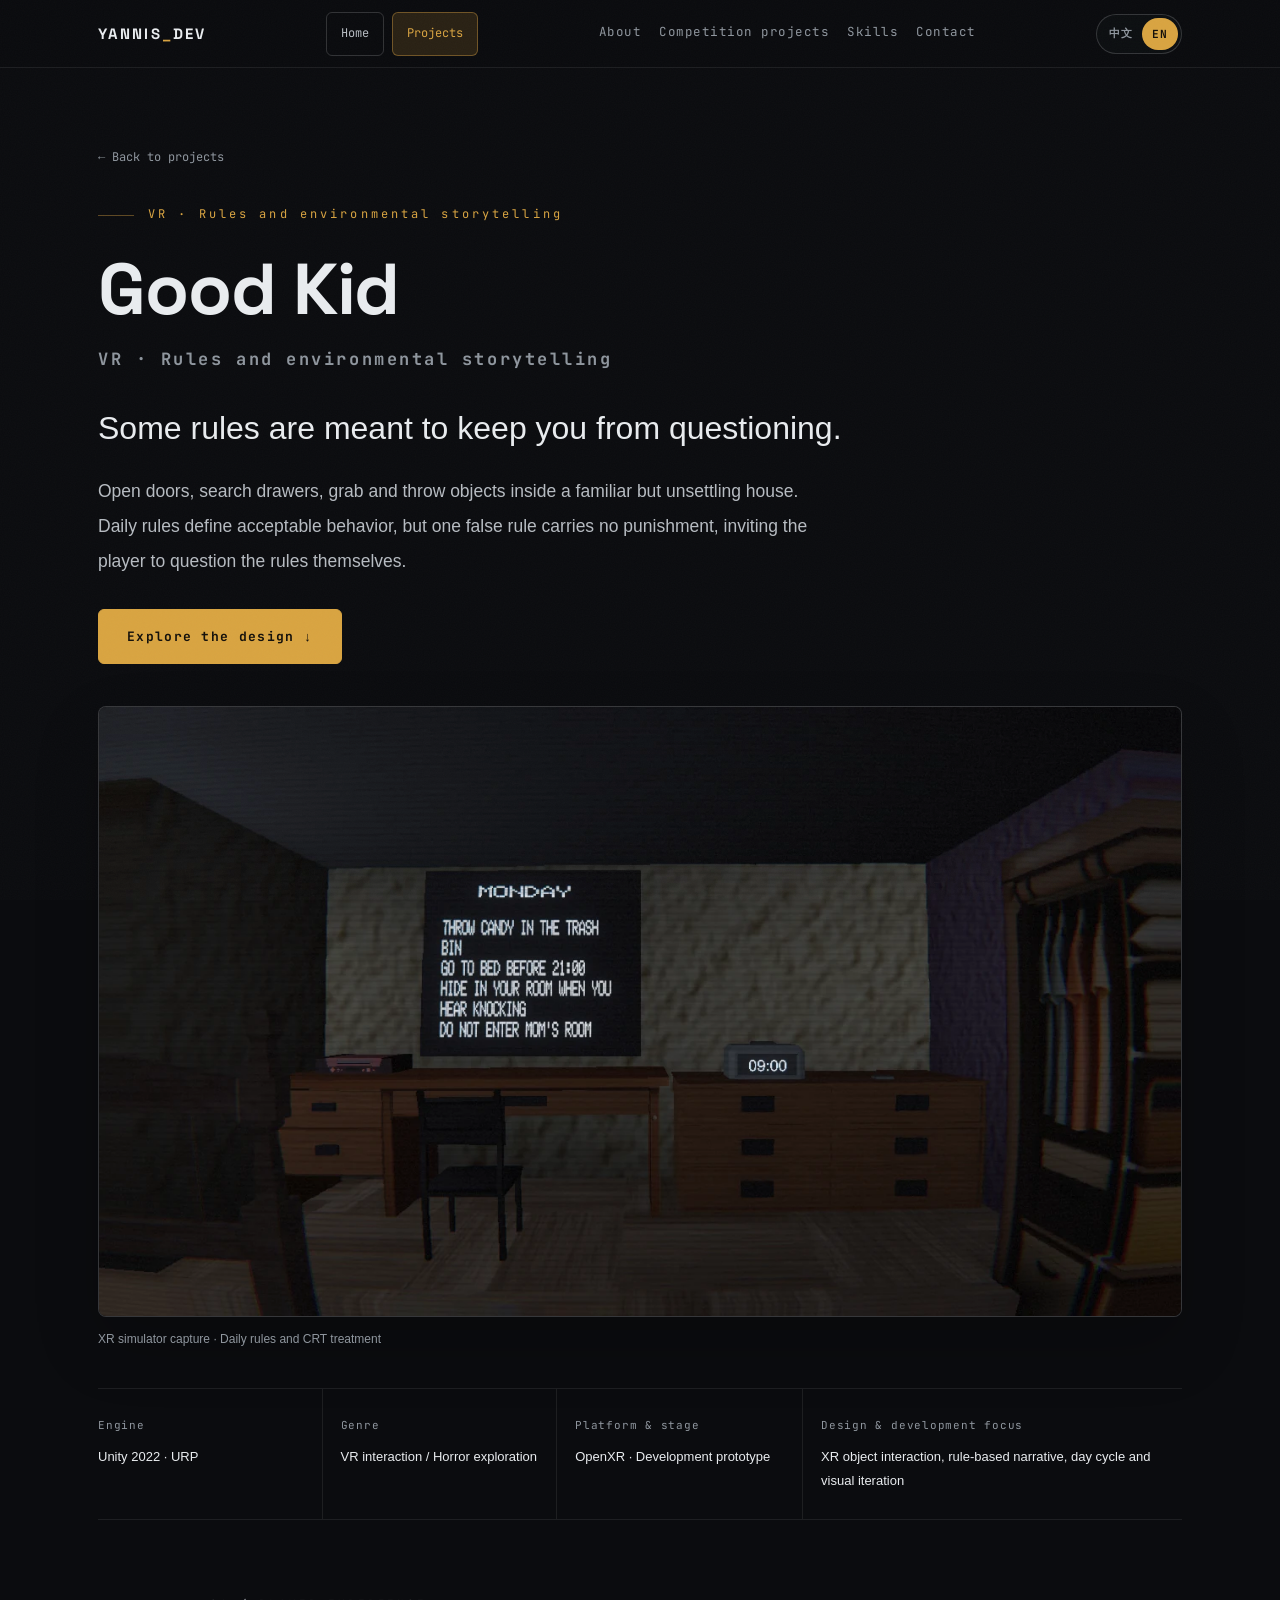
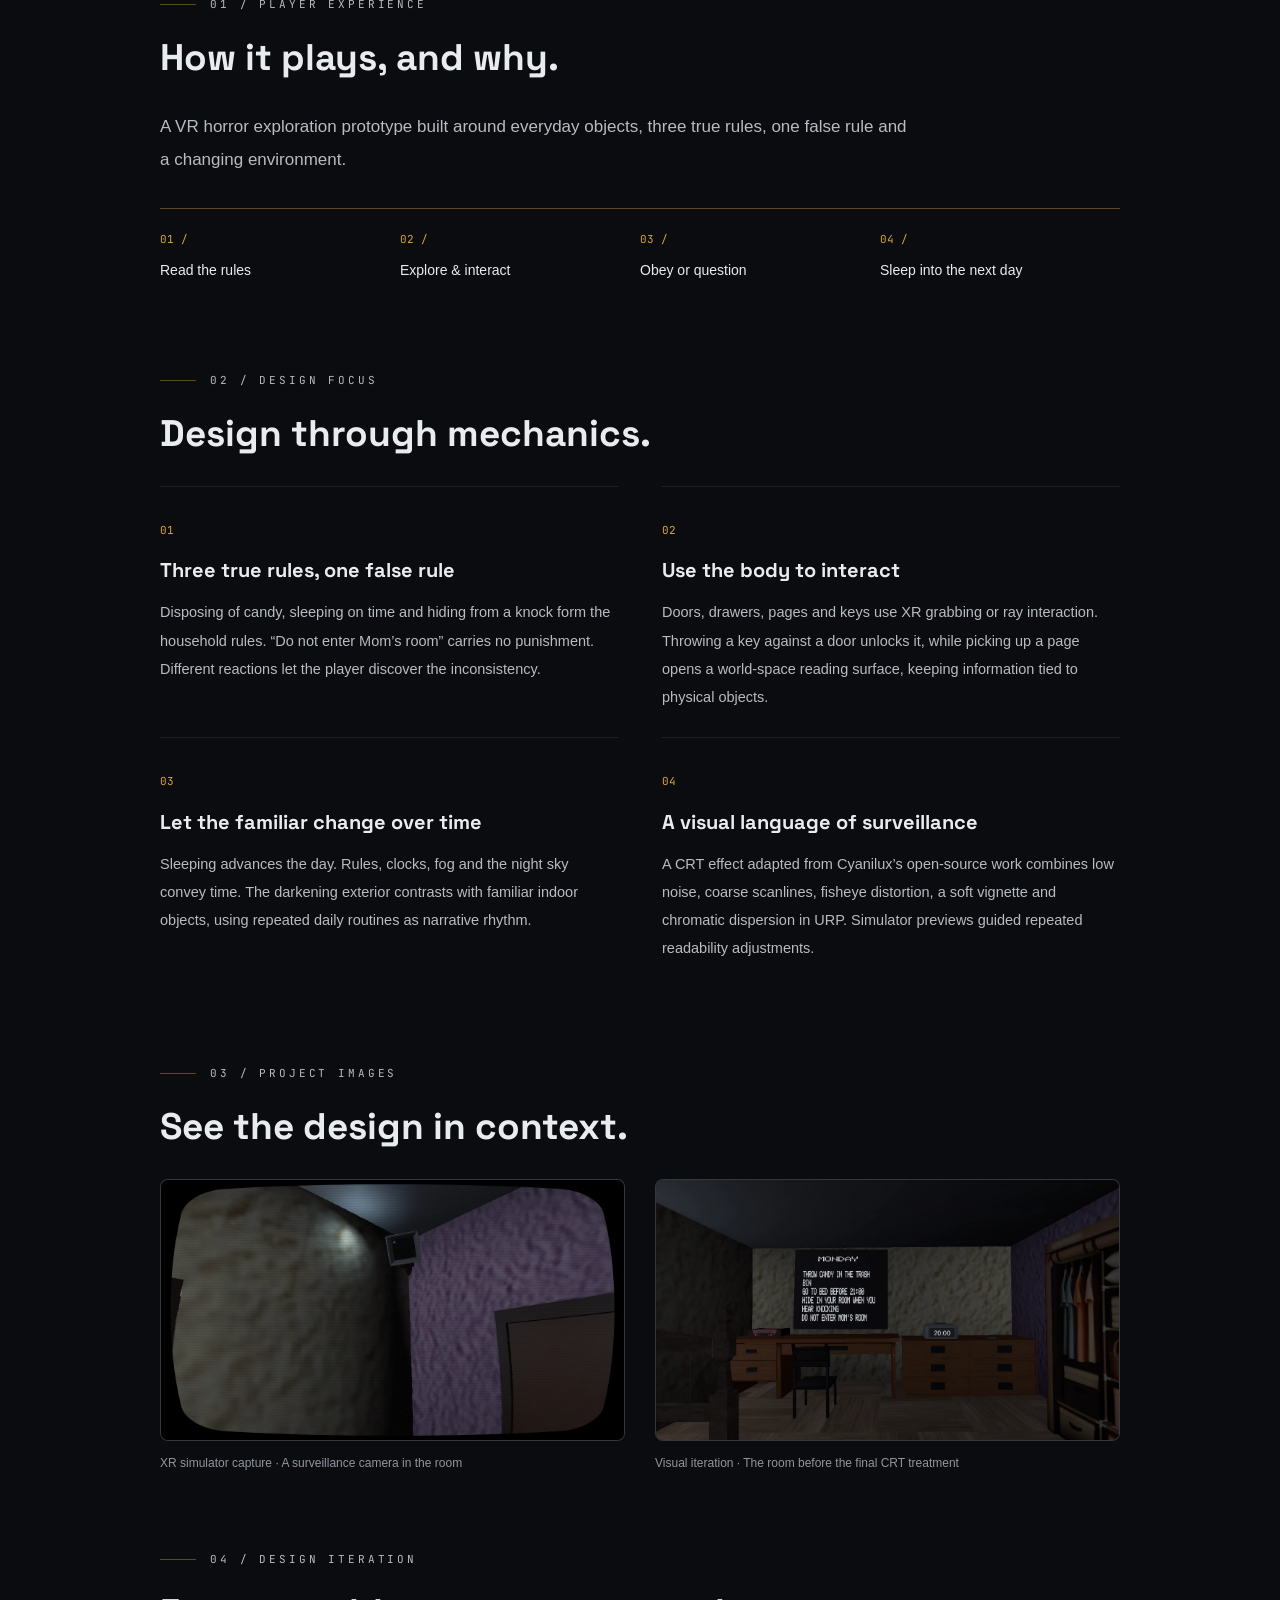
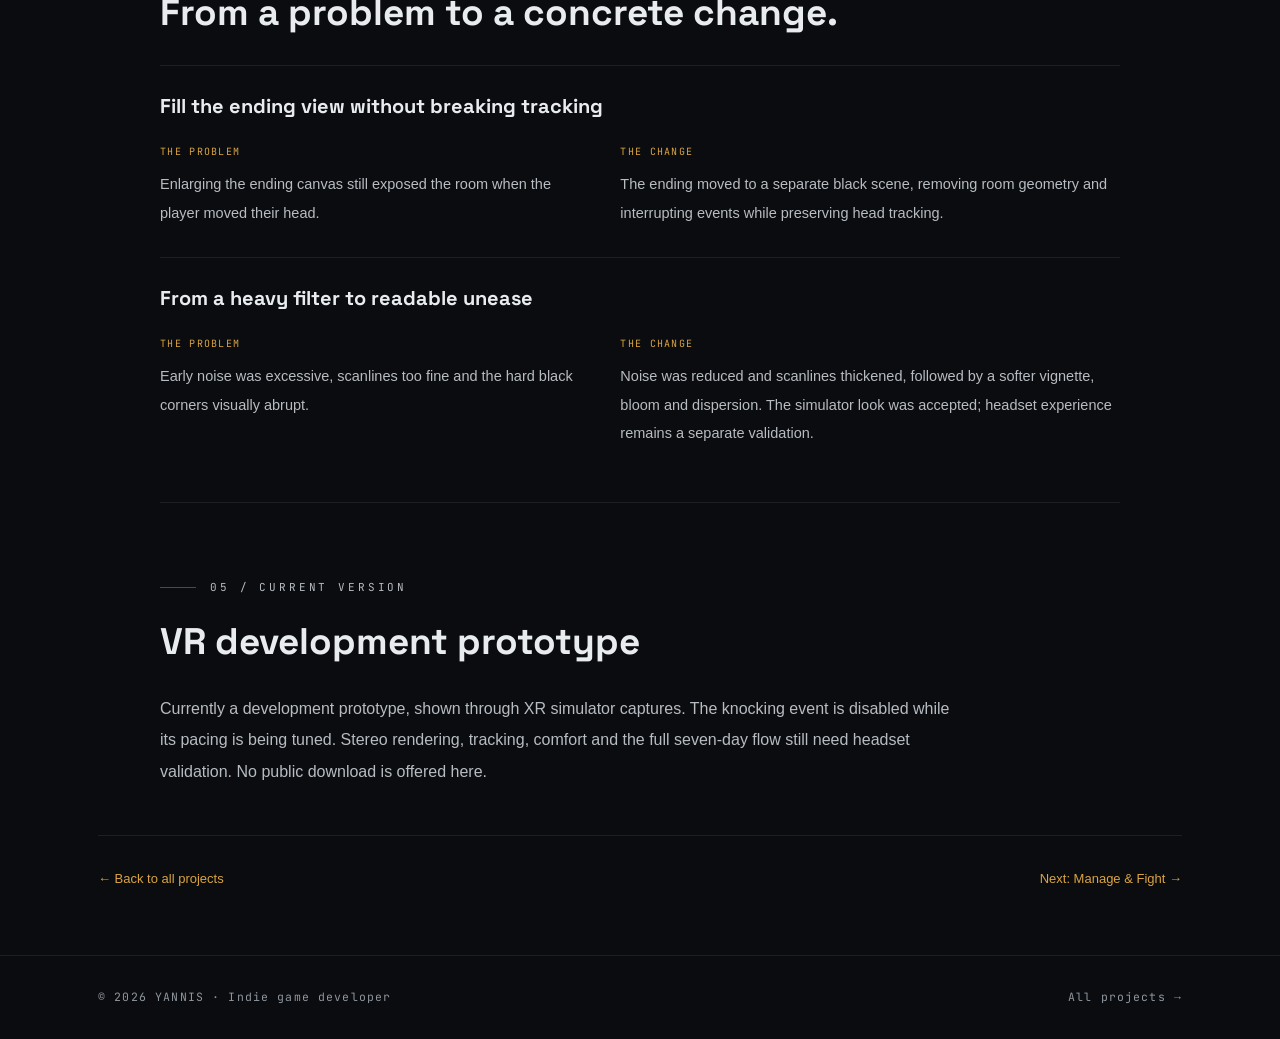
<file: goodkid.html>
<!DOCTYPE html>

<html lang="zh-CN">
<head>
<meta charset="utf-8" /><title data-en="Good Kid · Game &amp; Design — Yannis">Good Kid · 项目与设计 — Yannis</title>
<meta name="viewport" content="width=device-width, initial-scale=1" />
<meta name="description" content="在熟悉又不安的屋内，以身体完成开门、翻找、抓取和投掷。每日家规规定了什么能做，而一条不会带来惩罚的假规则，邀请玩家开始怀疑规则本身。" />
<meta name="theme-color" content="#0b0c0f" />
<meta name="color-scheme" content="dark" />
<link rel="icon" href="data:image/svg+xml,%3Csvg xmlns='http://www.w3.org/2000/svg' viewBox='0 0 32 32'%3E%3Crect width='32' height='32' rx='7' fill='%230b0c0f'/%3E%3Ccircle cx='16' cy='16' r='6' fill='%23c8a96a'/%3E%3C/svg%3E" />
<link rel="stylesheet" href="assets/css/style.css?v=9" />
</head>
<body>
<a data-en="Skip to content" class="skip-link" href="#main">跳到主要内容</a>
<nav id="nav" aria-label="主导航" data-en-aria-label="Main navigation">
  <div class="nav-inner">
    <a class="logo" href="index.html" aria-label="Yannis 首页" data-en-aria-label="Yannis home">YANNIS<span class="accent">_</span>DEV</a>
    <div class="nav-primary">
      <a href="index.html" data-nav="home" data-en="Home">首页</a>
      <a href="projects.html" data-nav="projects" data-en="Projects">项目</a>
    </div>
    <ul id="site-nav-links" class="nav-links mono">
      <li><a href="index.html#about" data-nav="about" data-en="About">关于我</a></li>
      <li><a href="index.html#competitions" data-nav="competitions" data-en="Competition projects">比赛项目</a></li>
      <li><a href="index.html#skills" data-nav="skills" data-en="Skills">技能</a></li>
      <li><a href="index.html#contact" data-nav="contact" data-en="Contact">联系</a></li>
    </ul>
    <div class="nav-tools">
      <div id="nav-language"></div>
      <button type="button" class="nav-menu-toggle" aria-controls="site-nav-links" aria-expanded="false" aria-label="打开或关闭导航菜单" data-en-aria-label="Toggle navigation menu">
        <span class="menu-label" data-en="Menu">菜单</span>
        <svg class="menu-icon" viewBox="0 0 20 20" width="20" height="20" aria-hidden="true"><path d="M3 5h14M3 10h14M3 15h14" fill="none" stroke="currentColor" stroke-width="1.5" stroke-linecap="round" /></svg>
      </button>
    </div>
  </div>
</nav>
<main id="main" class="project-page">
<header class="article-hero">
<div class="container"><a data-en="← Back to projects" class="back-link mono" href="projects.html">← 返回项目列表</a>
<p data-en="VR · Rules and environmental storytelling" class="kicker">VR · 家规与环境叙事
</p>
<h1 data-en="Good Kid&lt;span class=&quot;project-subtitle&quot;&gt;VR · Rules and environmental storytelling&lt;/span&gt;">Good Kid<span class="project-subtitle">VR EXPLORATION</span>
</h1>
<p data-en="Some rules are meant to keep you from questioning." class="project-pitch">有些规则，是为了让你不去怀疑。
</p>
<p data-en="Open doors, search drawers, grab and throw objects inside a familiar but unsettling house. Daily rules define acceptable behavior, but one false rule carries no punishment, inviting the player to question the rules themselves." class="lede">在熟悉又不安的屋内，以身体完成开门、翻找、抓取和投掷。每日家规规定了什么能做，而一条不会带来惩罚的假规则，邀请玩家开始怀疑规则本身。
</p>
<div class="project-actions"><a data-en="Explore the design ↓" class="button solid" href="#design">查看设计 ↓</a>
</div>
</div>
</header>
<div class="container">
<figure class="project-figure project-figure-hero"><a class="media-frame" href="images/projects/goodkid-room.webp" target="_blank" rel="noopener"><img src="images/projects/goodkid-room.webp" alt="XR 模拟器画面 · 每日规则板与 CRT 视觉" data-en-alt="XR simulator capture · Daily rules and CRT treatment" width="1280" height="720" fetchpriority=high decoding="async" /></a>
<figcaption data-en="XR simulator capture · Daily rules and CRT treatment">XR 模拟器画面 · 每日规则板与 CRT 视觉
</figcaption>
</figure>
<dl class="project-facts">
<div>
<dt data-en="Engine">引擎
</dt>
<dd data-en="Unity 2022 · URP">Unity 2022 · URP
</dd>
</div>
<div>
<dt data-en="Genre">类型
</dt>
<dd data-en="VR interaction / Horror exploration">VR 交互 / 恐怖探索
</dd>
</div>
<div>
<dt data-en="Platform &amp; stage">平台与阶段
</dt>
<dd data-en="OpenXR · Development prototype">OpenXR · 开发原型
</dd>
</div>
<div>
<dt data-en="Design &amp; development focus">设计与开发重点
</dt>
<dd data-en="XR object interaction, rule-based narrative, day cycle and visual iteration">XR 物件交互、规则叙事、日循环与视觉迭代
</dd>
</div>
</dl>
<div class="project-content">
<section class="project-section" id="experience">
<p data-en="01 / PLAYER EXPERIENCE" class="kicker">01 / 玩家体验
</p>
<h2 data-en="How it plays, and why.">怎么玩，为什么这样玩。
</h2>
<p data-en="A VR horror exploration prototype built around everyday objects, three true rules, one false rule and a changing environment." class="section-lead">以日常物件、三真一假的家规和逐日变化的环境，搭建 VR 恐怖探索原型。
</p>
<ol class="play-loop">
<li data-en="Read the rules">阅读当日规则
</li>
<li data-en="Explore &amp; interact">探索与操作
</li>
<li data-en="Obey or question">遵守或试探
</li>
<li data-en="Sleep into the next day">入睡进入下一天
</li>
</ol>
</section>
<section class="project-section" id="design">
<p data-en="02 / DESIGN FOCUS" class="kicker">02 / 设计重点
</p>
<h2 data-en="Design through mechanics.">把主题做进机制里。
</h2>
<div class="design-grid">
<div class="design-item"><span class="mono design-index">01</span>
<h3 data-en="Three true rules, one false rule">三条真规则，一条假规则
</h3>
<p data-en="Disposing of candy, sleeping on time and hiding from a knock form the household rules. “Do not enter Mom’s room” carries no punishment. Different reactions let the player discover the inconsistency.">丢弃糖果、按时睡觉、敲门时躲藏构成家规；“不要进入妈妈的房间”则没有惩罚。玩家通过反应差异发现异常，而不是等待一句解释。
</p>
</div>
<div class="design-item"><span class="mono design-index">02</span>
<h3 data-en="Use the body to interact">用身体完成交互
</h3>
<p data-en="Doors, drawers, pages and keys use XR grabbing or ray interaction. Throwing a key against a door unlocks it, while picking up a page opens a world-space reading surface, keeping information tied to physical objects.">门、抽屉、纸页与钥匙采用 XR 抓取或射线操作。钥匙需要被投掷并撞上门才解锁；纸页拿起即进入世界空间阅读，让信息也有物件的触感。
</p>
</div>
<div class="design-item"><span class="mono design-index">03</span>
<h3 data-en="Let the familiar change over time">把日常逐日变成压迫
</h3>
<p data-en="Sleeping advances the day. Rules, clocks, fog and the night sky convey time. The darkening exterior contrasts with familiar indoor objects, using repeated daily routines as narrative rhythm.">睡眠推进日期，规则板、时钟、雾和夜景共同表达时间。逐日变暗的屋外环境与熟悉的室内物件形成反差，把重复生活作为叙事节奏。
</p>
</div>
<div class="design-item"><span class="mono design-index">04</span>
<h3 data-en="A visual language of surveillance">被监视的画面质感
</h3>
<p data-en="A CRT effect adapted from Cyanilux’s open-source work combines low noise, coarse scanlines, fisheye distortion, a soft vignette and chromatic dispersion in URP. Simulator previews guided repeated readability adjustments.">URP 中整合基于 Cyanilux 开源方案的 CRT 效果，用低噪点、粗扫描线、鱼眼、柔黑晕与色散建立被观察的感觉，再通过模拟器反复调整可读性。
</p>
</div>
</div>
</section>
<section class="project-section" id="gallery">
<p data-en="03 / PROJECT IMAGES" class="kicker">03 / 项目画面
</p>
<h2 data-en="See the design in context.">画面与设计相互对照。
</h2>
<div class="project-gallery">
<figure class="project-figure"><a class="media-frame" href="images/projects/goodkid-camera.webp" target="_blank" rel="noopener"><img src="images/projects/goodkid-camera.webp" alt="XR 模拟器画面 · 房间中的监视摄像头" data-en-alt="XR simulator capture · A surveillance camera in the room" width="1280" height="720" loading=lazy decoding="async" /></a>
<figcaption data-en="XR simulator capture · A surveillance camera in the room">XR 模拟器画面 · 房间中的监视摄像头
</figcaption>
</figure>
<figure class="project-figure"><a class="media-frame" href="images/projects/goodkid-room-before.webp" target="_blank" rel="noopener"><img src="images/projects/goodkid-room-before.webp" alt="视觉迭代对照 · 加入最终 CRT 处理前的房间" data-en-alt="Visual iteration · The room before the final CRT treatment" width="1280" height="720" loading=lazy decoding="async" /></a>
<figcaption data-en="Visual iteration · The room before the final CRT treatment">视觉迭代对照 · 加入最终 CRT 处理前的房间
</figcaption>
</figure>
</div>
</section>
<section class="project-section" id="iteration">
<p data-en="04 / DESIGN ITERATION" class="kicker">04 / 真实迭代
</p>
<h2 data-en="From a problem to a concrete change.">从问题，到具体改变。
</h2>
<div class="iteration-list">
<article class="iteration-item">
<h3 data-en="Fill the ending view without breaking tracking">让结局占满视野，又保留追踪
</h3>
<div class="iteration-copy">
<div>
<p data-en="THE PROBLEM" class="iteration-label mono">发现的问题
</p>
<p data-en="Enlarging the ending canvas still exposed the room when the player moved their head.">把结局画布加大后仍会露出屋内模型，平面演出无法覆盖头部转动。
</p>
</div>
<div>
<p data-en="THE CHANGE" class="iteration-label mono">做出的调整
</p>
<p data-en="The ending moved to a separate black scene, removing room geometry and interrupting events while preserving head tracking.">结局移入独立黑底场景，移除屋内模型、关闭干扰事件，同时保留头部追踪，解决演出和空间的冲突。
</p>
</div>
</div>
</article>
<article class="iteration-item">
<h3 data-en="From a heavy filter to readable unease">从强滤镜，到可读的不安
</h3>
<div class="iteration-copy">
<div>
<p data-en="THE PROBLEM" class="iteration-label mono">发现的问题
</p>
<p data-en="Early noise was excessive, scanlines too fine and the hard black corners visually abrupt.">早期噪点过高、扫描线太细，硬黑角也让画面显得突兀。
</p>
</div>
<div>
<p data-en="THE CHANGE" class="iteration-label mono">做出的调整
</p>
<p data-en="Noise was reduced and scanlines thickened, followed by a softer vignette, bloom and dispersion. The simulator look was accepted; headset experience remains a separate validation.">降低噪点、加粗扫描线，再用柔黑晕和 Bloom／色散收尾。最终模拟器视觉获得认可，头显体验仍另行验证。
</p>
</div>
</div>
</article>
</div>
</section>
<section class="project-section availability">
<p data-en="05 / CURRENT VERSION" class="kicker">05 / 当前版本
</p>
<h2 data-en="VR development prototype">VR 开发原型
</h2>
<p data-en="Currently a development prototype, shown through XR simulator captures. The knocking event is disabled while its pacing is being tuned. Stereo rendering, tracking, comfort and the full seven-day flow still need headset validation. No public download is offered here.">当前为开发原型，图片来自 XR 模拟器。敲门事件目前停用，节奏仍在调试。头显双眼、追踪、舒适度及完整七天流程仍需验证；尚不提供公开下载。
</p>
</section>
</div>
<div class="project-next"><a data-en="← Back to all projects" href="projects.html">← 返回全部项目</a><a data-en="Next: Manage &amp; Fight →" href="daoge.html">下一个项目：刀歌 →</a>
</div>
</div>
</main>
<footer class="foot-bar">
<div class="container foot-bar-inner">
<p data-en="© 2026 YANNIS · Indie game developer">© 2026 YANNIS · 独立游戏开发者
</p><a data-en="All projects →" href="projects.html">全部项目 →</a>
</div>
</footer>
<script src="assets/js/site.js?v=3">
</script>
<script src="assets/js/i18n.js?v=15">
</script>
</body>
</html>
</file>
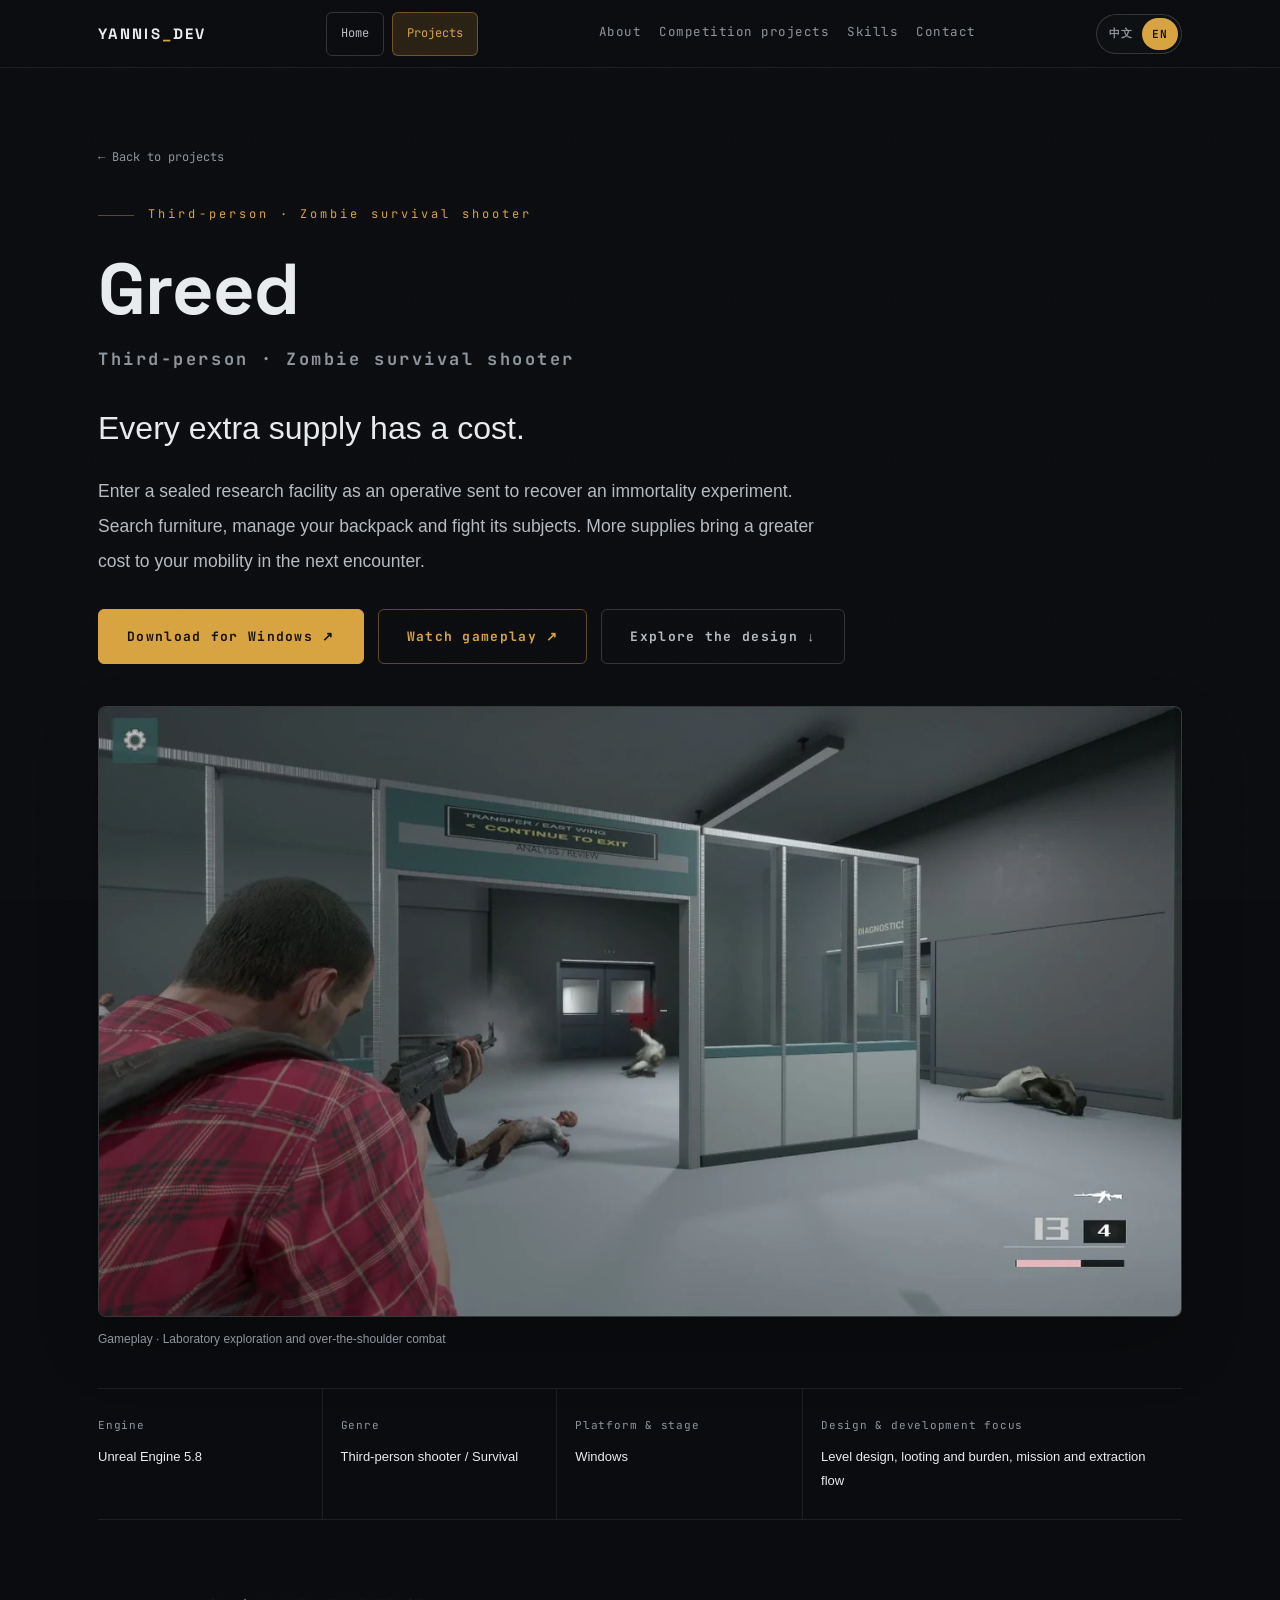
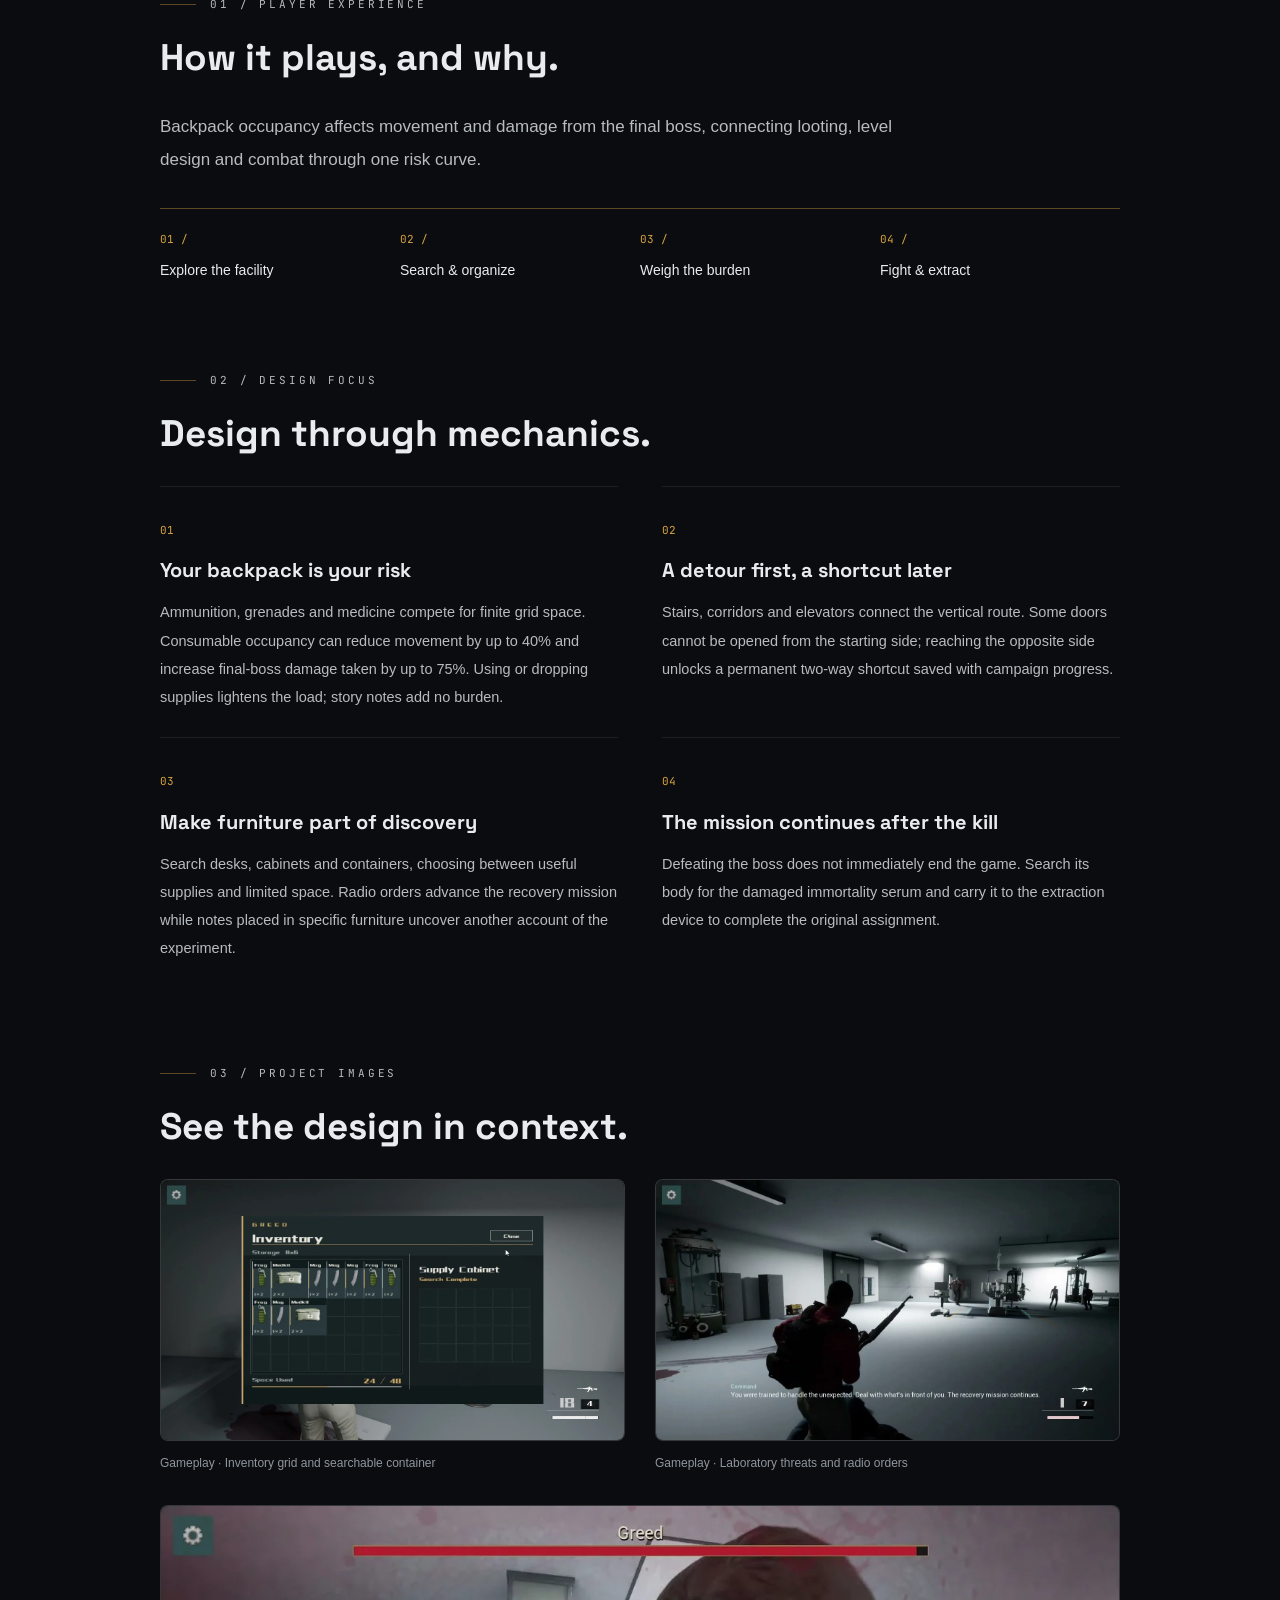
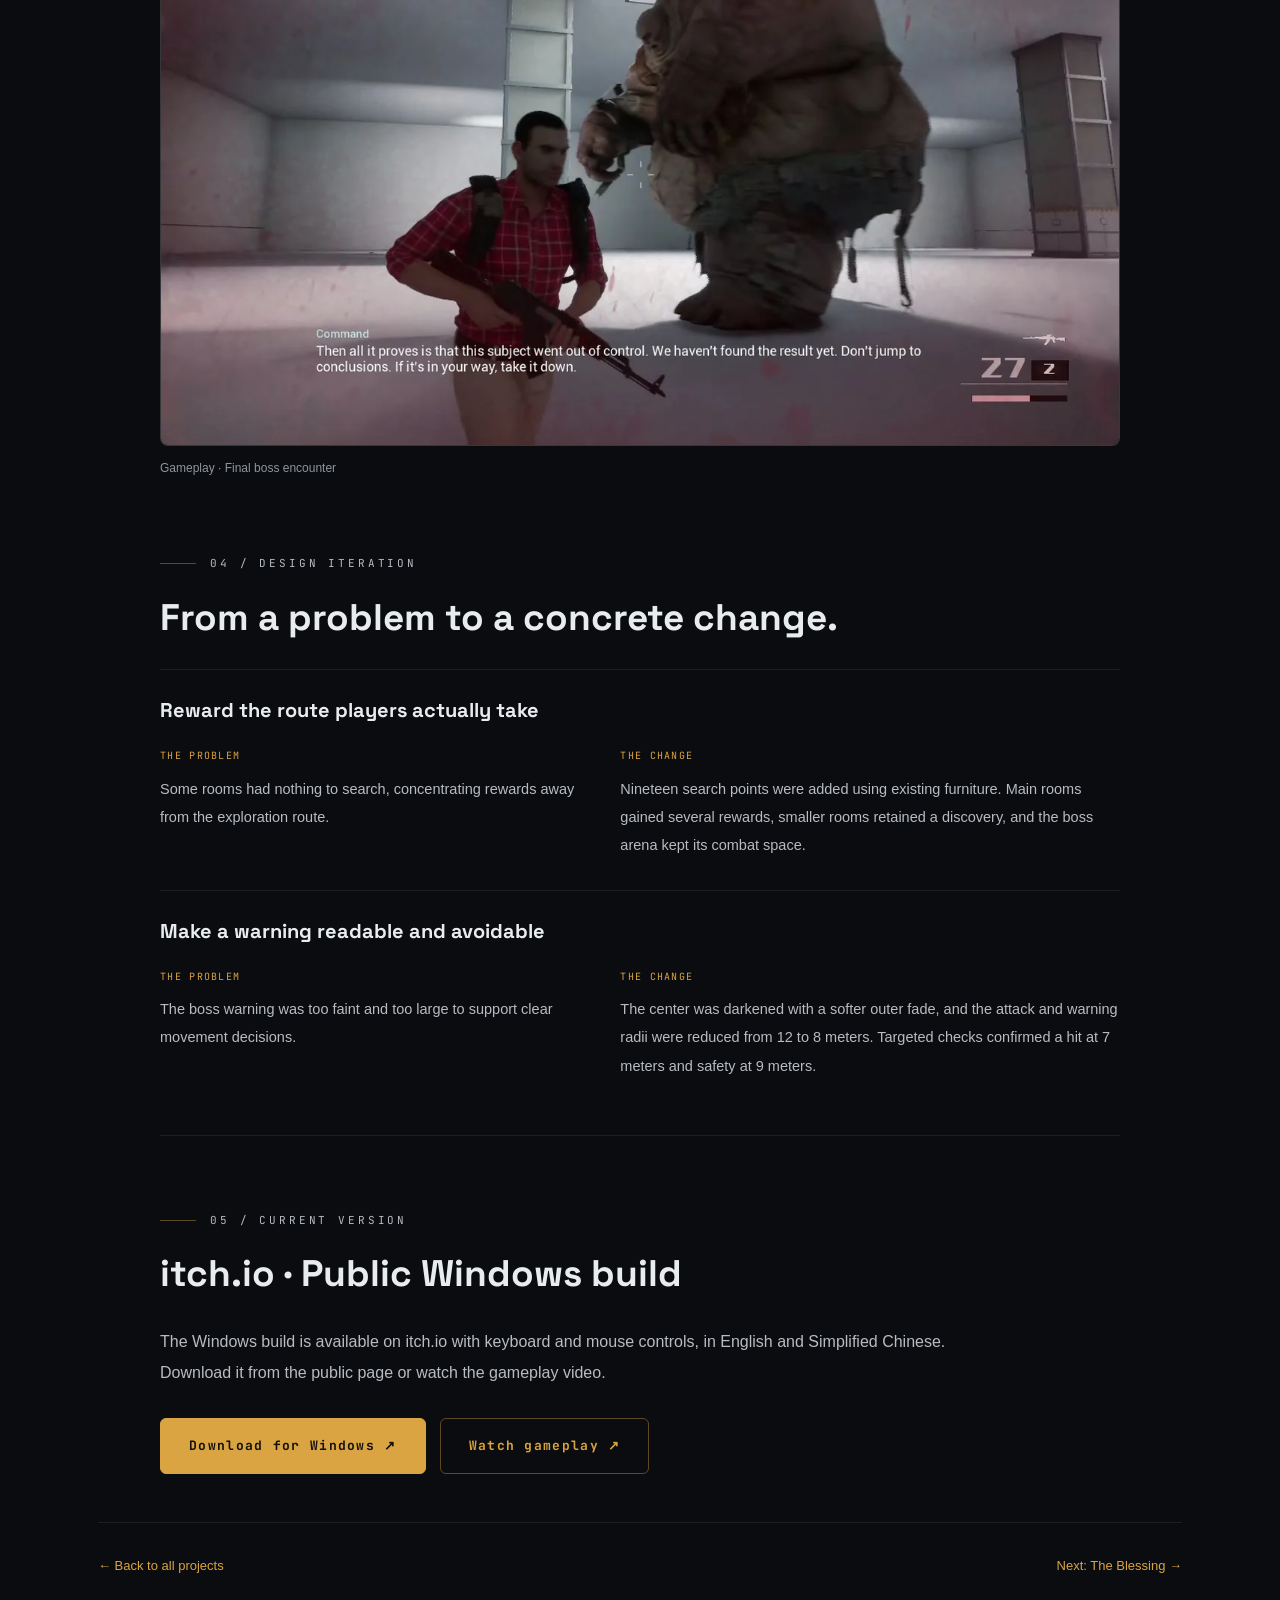
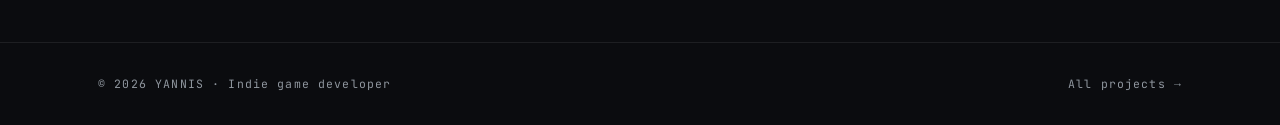
<file: greed.html>
<!DOCTYPE html>

<html lang="zh-CN">
<head>
<meta charset="utf-8" /><title data-en="Greed · Game &amp; Design — Yannis">贪婪 · 项目与设计 — Yannis</title>
<meta name="viewport" content="width=device-width, initial-scale=1" />
<meta name="description" content="作为奉命回收永生实验成果的特工，进入失控的封闭研究所。搜索家具、整理背包、对抗实验体；你带走的补给越多，下一场战斗中的行动代价也越高。" />
<meta name="theme-color" content="#0b0c0f" />
<meta name="color-scheme" content="dark" />
<link rel="icon" href="data:image/svg+xml,%3Csvg xmlns='http://www.w3.org/2000/svg' viewBox='0 0 32 32'%3E%3Crect width='32' height='32' rx='7' fill='%230b0c0f'/%3E%3Ccircle cx='16' cy='16' r='6' fill='%23c8a96a'/%3E%3C/svg%3E" />
<link rel="stylesheet" href="assets/css/style.css?v=9" />
</head>
<body>
<a data-en="Skip to content" class="skip-link" href="#main">跳到主要内容</a>
<nav id="nav" aria-label="主导航" data-en-aria-label="Main navigation">
  <div class="nav-inner">
    <a class="logo" href="index.html" aria-label="Yannis 首页" data-en-aria-label="Yannis home">YANNIS<span class="accent">_</span>DEV</a>
    <div class="nav-primary">
      <a href="index.html" data-nav="home" data-en="Home">首页</a>
      <a href="projects.html" data-nav="projects" data-en="Projects">项目</a>
    </div>
    <ul id="site-nav-links" class="nav-links mono">
      <li><a href="index.html#about" data-nav="about" data-en="About">关于我</a></li>
      <li><a href="index.html#competitions" data-nav="competitions" data-en="Competition projects">比赛项目</a></li>
      <li><a href="index.html#skills" data-nav="skills" data-en="Skills">技能</a></li>
      <li><a href="index.html#contact" data-nav="contact" data-en="Contact">联系</a></li>
    </ul>
    <div class="nav-tools">
      <div id="nav-language"></div>
      <button type="button" class="nav-menu-toggle" aria-controls="site-nav-links" aria-expanded="false" aria-label="打开或关闭导航菜单" data-en-aria-label="Toggle navigation menu">
        <span class="menu-label" data-en="Menu">菜单</span>
        <svg class="menu-icon" viewBox="0 0 20 20" width="20" height="20" aria-hidden="true"><path d="M3 5h14M3 10h14M3 15h14" fill="none" stroke="currentColor" stroke-width="1.5" stroke-linecap="round" /></svg>
      </button>
    </div>
  </div>
</nav>
<main id="main" class="project-page">
<header class="article-hero">
<div class="container"><a data-en="← Back to projects" class="back-link mono" href="projects.html">← 返回项目列表</a>
<p data-en="Third-person · Zombie survival shooter" class="kicker">第三人称 · 丧尸生存射击
</p>
<h1 data-en="Greed&lt;span class=&quot;project-subtitle&quot;&gt;Third-person · Zombie survival shooter&lt;/span&gt;">贪婪<span class="project-subtitle">GREED</span>
</h1>
<p data-en="Every extra supply has a cost." class="project-pitch">多带一件物资，多付一份代价。
</p>
<p data-en="Enter a sealed research facility as an operative sent to recover an immortality experiment. Search furniture, manage your backpack and fight its subjects. More supplies bring a greater cost to your mobility in the next encounter." class="lede">作为奉命回收永生实验成果的特工，进入失控的封闭研究所。搜索家具、整理背包、对抗实验体；你带走的补给越多，下一场战斗中的行动代价也越高。
</p>
<div class="project-actions"><a data-en="Download for Windows ↗" class="button solid" href="https://yannisgames.itch.io/greed" target="_blank" rel="noopener">下载 Windows 版 ↗</a><a data-en="Watch gameplay ↗" class="button" href="https://youtu.be/Q6w3BSTVeAg" target="_blank" rel="noopener">观看实机演示 ↗</a><a data-en="Explore the design ↓" class="button ghost" href="#design">查看设计 ↓</a>
</div>
</div>
</header>
<div class="container">
<figure class="project-figure project-figure-hero"><a class="media-frame" href="images/projects/greed-research.webp" target="_blank" rel="noopener"><img src="images/projects/greed-research.webp" alt="实机画面 · 实验室探索与越肩射击" data-en-alt="Gameplay · Laboratory exploration and over-the-shoulder combat" width="1280" height="720" fetchpriority=high decoding="async" /></a>
<figcaption data-en="Gameplay · Laboratory exploration and over-the-shoulder combat">实机画面 · 实验室探索与越肩射击
</figcaption>
</figure>
<dl class="project-facts">
<div>
<dt data-en="Engine">引擎
</dt>
<dd data-en="Unreal Engine 5.8">Unreal Engine 5.8
</dd>
</div>
<div>
<dt data-en="Genre">类型
</dt>
<dd data-en="Third-person shooter / Survival">第三人称射击 / 生存
</dd>
</div>
<div>
<dt data-en="Platform &amp; stage">平台与阶段
</dt>
<dd data-en="Windows">Windows
</dd>
</div>
<div>
<dt data-en="Design &amp; development focus">设计与开发重点
</dt>
<dd data-en="Level design, looting and burden, mission and extraction flow">关卡设计、搜刮与负担机制、任务和撤离流程
</dd>
</div>
</dl>
<div class="project-content">
<section class="project-section" id="experience">
<p data-en="01 / PLAYER EXPERIENCE" class="kicker">01 / 玩家体验
</p>
<h2 data-en="How it plays, and why.">怎么玩，为什么这样玩。
</h2>
<p data-en="Backpack occupancy affects movement and damage from the final boss, connecting looting, level design and combat through one risk curve." class="section-lead">背包占格同时影响移动速度与最终 Boss 承伤，让搜刮、关卡与战斗共用一条风险曲线。
</p>
<ol class="play-loop">
<li data-en="Explore the facility">探索研究所
</li>
<li data-en="Search &amp; organize">搜查与整理
</li>
<li data-en="Weigh the burden">权衡负担
</li>
<li data-en="Fight &amp; extract">战斗并撤离
</li>
</ol>
</section>
<section class="project-section" id="design">
<p data-en="02 / DESIGN FOCUS" class="kicker">02 / 设计重点
</p>
<h2 data-en="Design through mechanics.">把主题做进机制里。
</h2>
<div class="design-grid">
<div class="design-item"><span class="mono design-index">01</span>
<h3 data-en="Your backpack is your risk">背包就是风险
</h3>
<p data-en="Ammunition, grenades and medicine compete for finite grid space. Consumable occupancy can reduce movement by up to 40% and increase final-boss damage taken by up to 75%. Using or dropping supplies lightens the load; story notes add no burden.">弹药、手雷与药品占据有限网格。按实际消耗品占格增加负担，移动减速最高 40%，最终 Boss 造成的伤害最高增加 75%。消耗或丢弃会立即减轻负担，故事纸条不计入。
</p>
</div>
<div class="design-item"><span class="mono design-index">02</span>
<h3 data-en="A detour first, a shortcut later">第一次绕行，第二次抄近路
</h3>
<p data-en="Stairs, corridors and elevators connect the vertical route. Some doors cannot be opened from the starting side; reaching the opposite side unlocks a permanent two-way shortcut saved with campaign progress.">楼梯、走廊与电梯串联垂直空间。出生侧无法直接打开的门，需要先从反侧抵达；首次开启后变成永久双向捷径，并随战役存档保留。
</p>
</div>
<div class="design-item"><span class="mono design-index">03</span>
<h3 data-en="Make furniture part of discovery">让家具成为探索奖励
</h3>
<p data-en="Search desks, cabinets and containers, choosing between useful supplies and limited space. Radio orders advance the recovery mission while notes placed in specific furniture uncover another account of the experiment.">搜查台面、柜子与容器，在补给和空间之间做选择。无线电推进回收任务，固定放在对应家具中的故事纸条则逐步揭露实验内幕。
</p>
</div>
<div class="design-item"><span class="mono design-index">04</span>
<h3 data-en="The mission continues after the kill">击杀之后，仍要亲自完成回收
</h3>
<p data-en="Defeating the boss does not immediately end the game. Search its body for the damaged immortality serum and carry it to the extraction device to complete the original assignment.">最终战不是自动跳出的胜利界面。玩家还要搜查 Boss 尸体，取得破损永生药剂，再携带它抵达撤离装置，完成最初被交付的任务。
</p>
</div>
</div>
</section>
<section class="project-section" id="gallery">
<p data-en="03 / PROJECT IMAGES" class="kicker">03 / 项目画面
</p>
<h2 data-en="See the design in context.">画面与设计相互对照。
</h2>
<div class="project-gallery">
<figure class="project-figure"><a class="media-frame" href="images/projects/greed-inventory.webp" target="_blank" rel="noopener"><img src="images/projects/greed-inventory.webp" alt="实机画面 · 背包网格与可搜索容器" data-en-alt="Gameplay · Inventory grid and searchable container" width="1280" height="720" loading=lazy decoding="async" /></a>
<figcaption data-en="Gameplay · Inventory grid and searchable container">实机画面 · 背包网格与可搜索容器
</figcaption>
</figure>
<figure class="project-figure"><a class="media-frame" href="images/projects/greed-mutant.webp" target="_blank" rel="noopener"><img src="images/projects/greed-mutant.webp" alt="实机画面 · 实验室敌人与任务通讯" data-en-alt="Gameplay · Laboratory threats and radio orders" width="1280" height="720" loading=lazy decoding="async" /></a>
<figcaption data-en="Gameplay · Laboratory threats and radio orders">实机画面 · 实验室敌人与任务通讯
</figcaption>
</figure>
<figure class="project-figure"><a class="media-frame" href="images/projects/greed-boss.webp" target="_blank" rel="noopener"><img src="images/projects/greed-boss.webp" alt="实机画面 · 最终 Boss 遭遇" data-en-alt="Gameplay · Final boss encounter" width="1280" height="720" loading=lazy decoding="async" /></a>
<figcaption data-en="Gameplay · Final boss encounter">实机画面 · 最终 Boss 遭遇
</figcaption>
</figure>
</div>
</section>
<section class="project-section" id="iteration">
<p data-en="04 / DESIGN ITERATION" class="kicker">04 / 真实迭代
</p>
<h2 data-en="From a problem to a concrete change.">从问题，到具体改变。
</h2>
<div class="iteration-list">
<article class="iteration-item">
<h3 data-en="Reward the route players actually take">让搜刮覆盖玩家真正走过的路线
</h3>
<div class="iteration-copy">
<div>
<p data-en="THE PROBLEM" class="iteration-label mono">发现的问题
</p>
<p data-en="Some rooms had nothing to search, concentrating rewards away from the exploration route.">部分房间没有可搜物，奖励集中，探索空间与实际回报脱节。
</p>
</div>
<div>
<p data-en="THE CHANGE" class="iteration-label mono">做出的调整
</p>
<p data-en="Nineteen search points were added using existing furniture. Main rooms gained several rewards, smaller rooms retained a discovery, and the boss arena kept its combat space.">优先启用已有家具，补足 19 处搜查点；主要房间安排多处奖励，小隔间保留发现感，同时让 Boss 厅保持战斗空间。
</p>
</div>
</div>
</article>
<article class="iteration-item">
<h3 data-en="Make a warning readable and avoidable">让预警看得清，也有躲避空间
</h3>
<div class="iteration-copy">
<div>
<p data-en="THE PROBLEM" class="iteration-label mono">发现的问题
</p>
<p data-en="The boss warning was too faint and too large to support clear movement decisions.">Boss 红圈过浅、范围过大，玩家难以把视觉预警转换为走位决策。
</p>
</div>
<div>
<p data-en="THE CHANGE" class="iteration-label mono">做出的调整
</p>
<p data-en="The center was darkened with a softer outer fade, and the attack and warning radii were reduced from 12 to 8 meters. Targeted checks confirmed a hit at 7 meters and safety at 9 meters.">加深中心、保留向外渐淡，并把正式攻击半径从 12 米缩至 8 米，同步预警范围；专项检查确认 7 米内命中、9 米外安全。
</p>
</div>
</div>
</article>
</div>
</section>
<section class="project-section availability">
<p data-en="05 / CURRENT VERSION" class="kicker">05 / 当前版本
</p>
<h2 data-en="itch.io · Public Windows build">itch.io · Windows 公开版
</h2>
<p data-en="The Windows build is available on itch.io with keyboard and mouse controls, in English and Simplified Chinese. Download it from the public page or watch the gameplay video.">itch.io 提供 Windows 在研版本，支持键鼠与中英双语。可通过公开页面下载，或观看实际游玩演示。
</p>
<div class="project-actions"><a data-en="Download for Windows ↗" class="button solid" href="https://yannisgames.itch.io/greed" target="_blank" rel="noopener">下载 Windows 版 ↗</a><a data-en="Watch gameplay ↗" class="button" href="https://youtu.be/Q6w3BSTVeAg" target="_blank" rel="noopener">观看实机演示 ↗</a>
</div>
</section>
</div>
<div class="project-next"><a data-en="← Back to all projects" href="projects.html">← 返回全部项目</a><a data-en="Next: The Blessing →" href="rpg.html">下一个项目：赐福 →</a>
</div>
</div>
</main>
<footer class="foot-bar">
<div class="container foot-bar-inner">
<p data-en="© 2026 YANNIS · Indie game developer">© 2026 YANNIS · 独立游戏开发者
</p><a data-en="All projects →" href="projects.html">全部项目 →</a>
</div>
</footer>
<script src="assets/js/site.js?v=3">
</script>
<script src="assets/js/i18n.js?v=15">
</script>
</body>
</html>
</file>
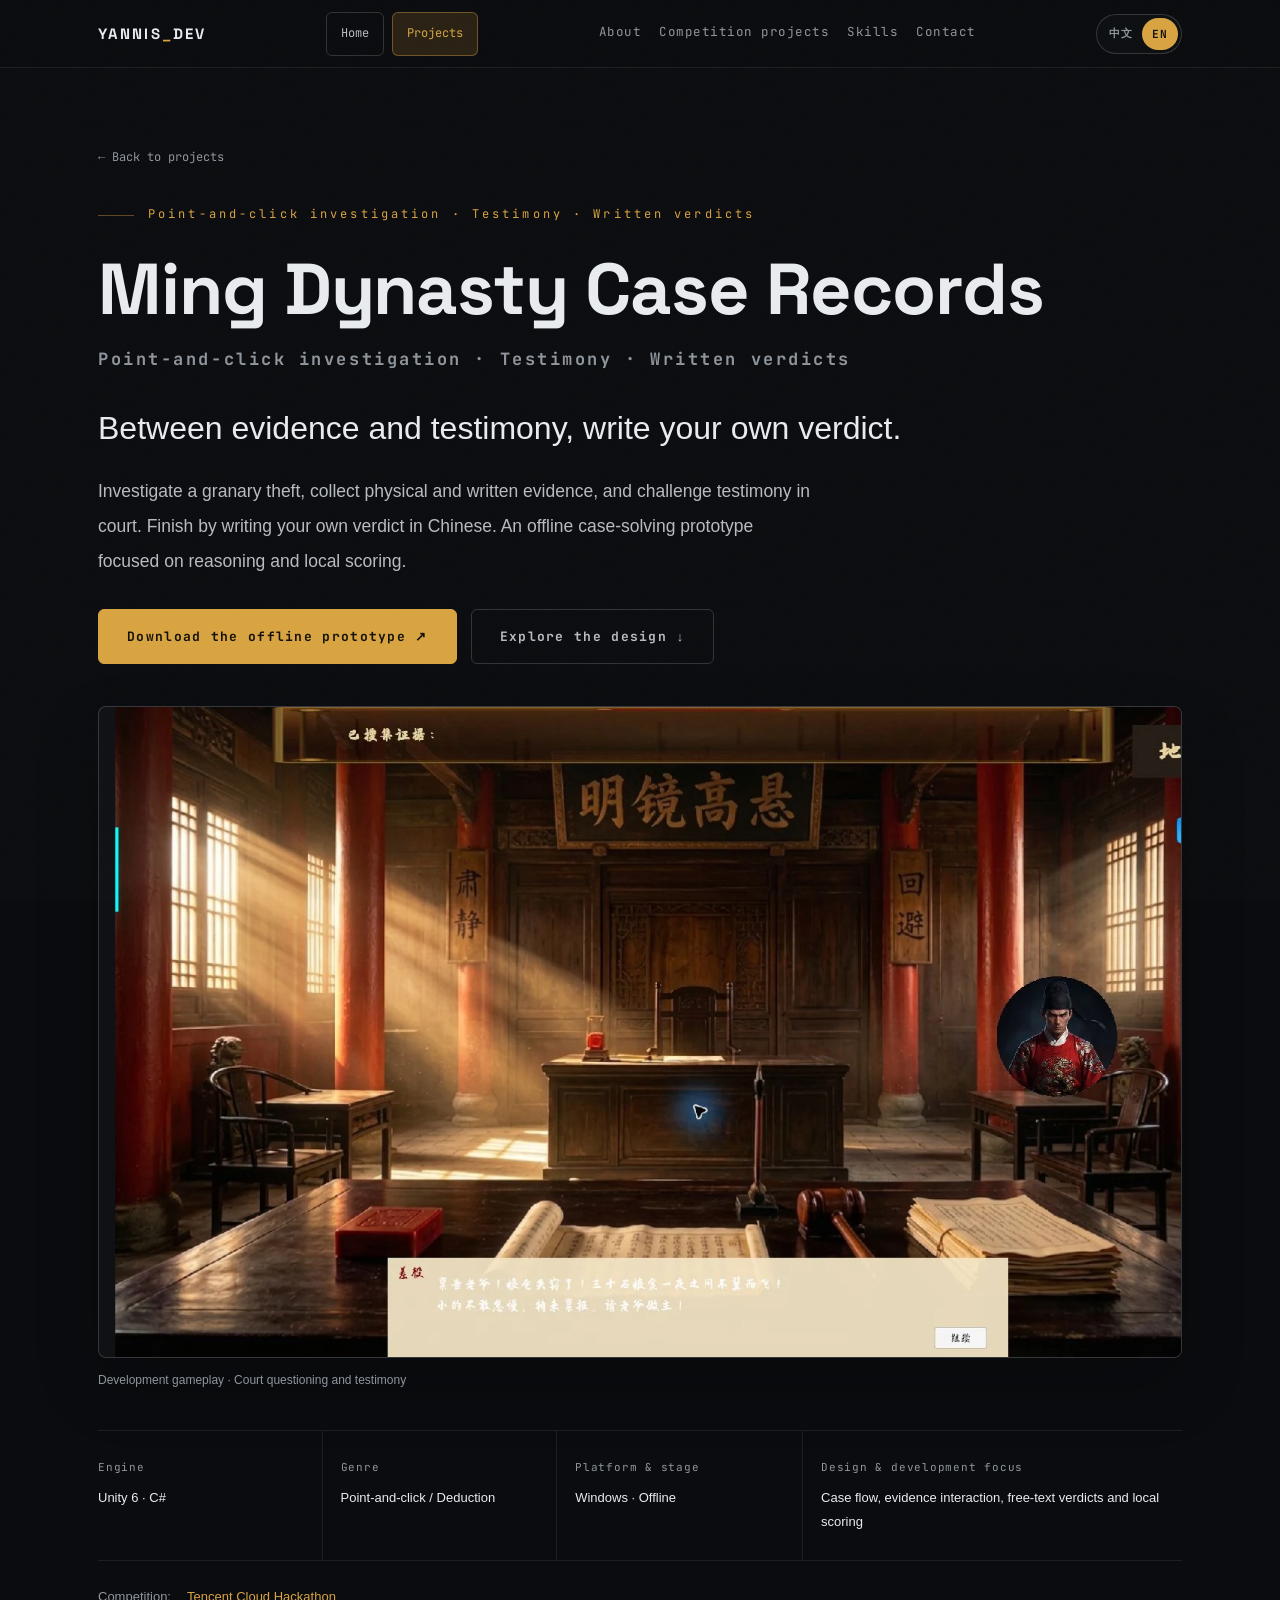
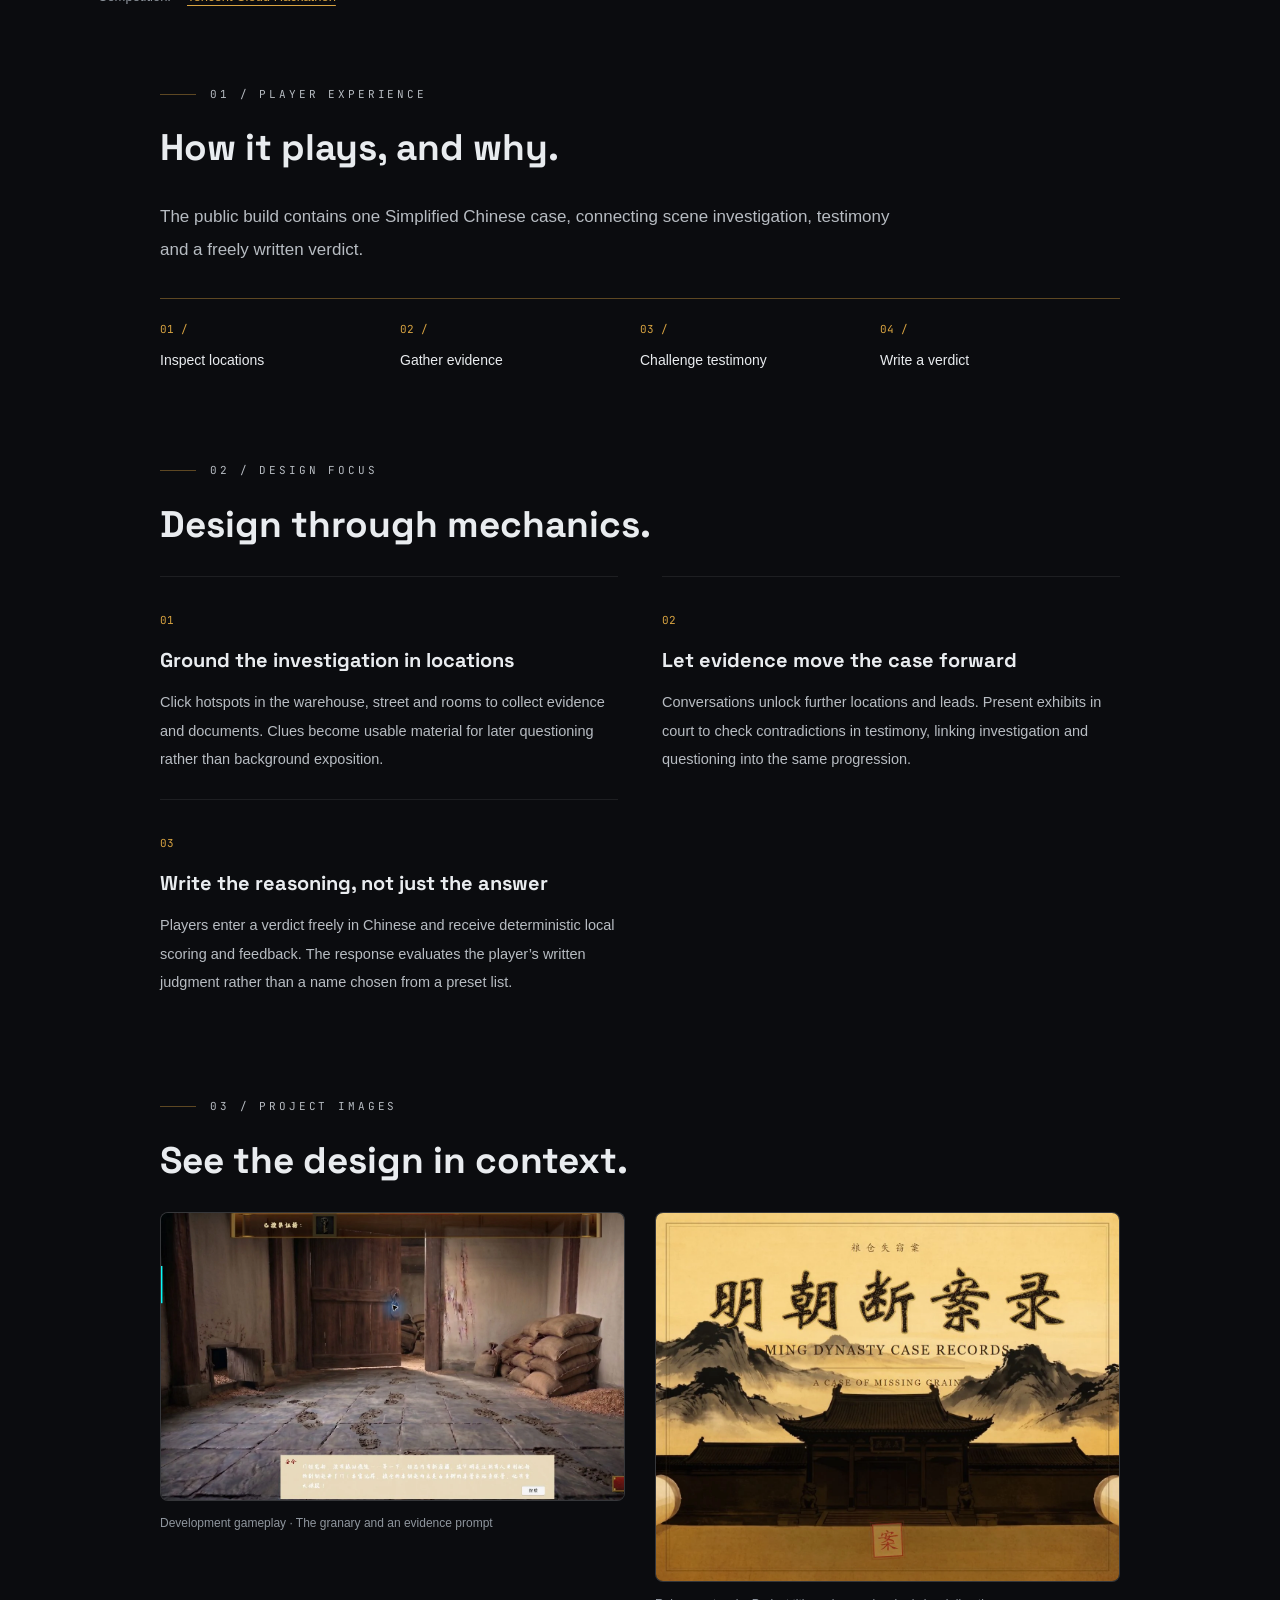
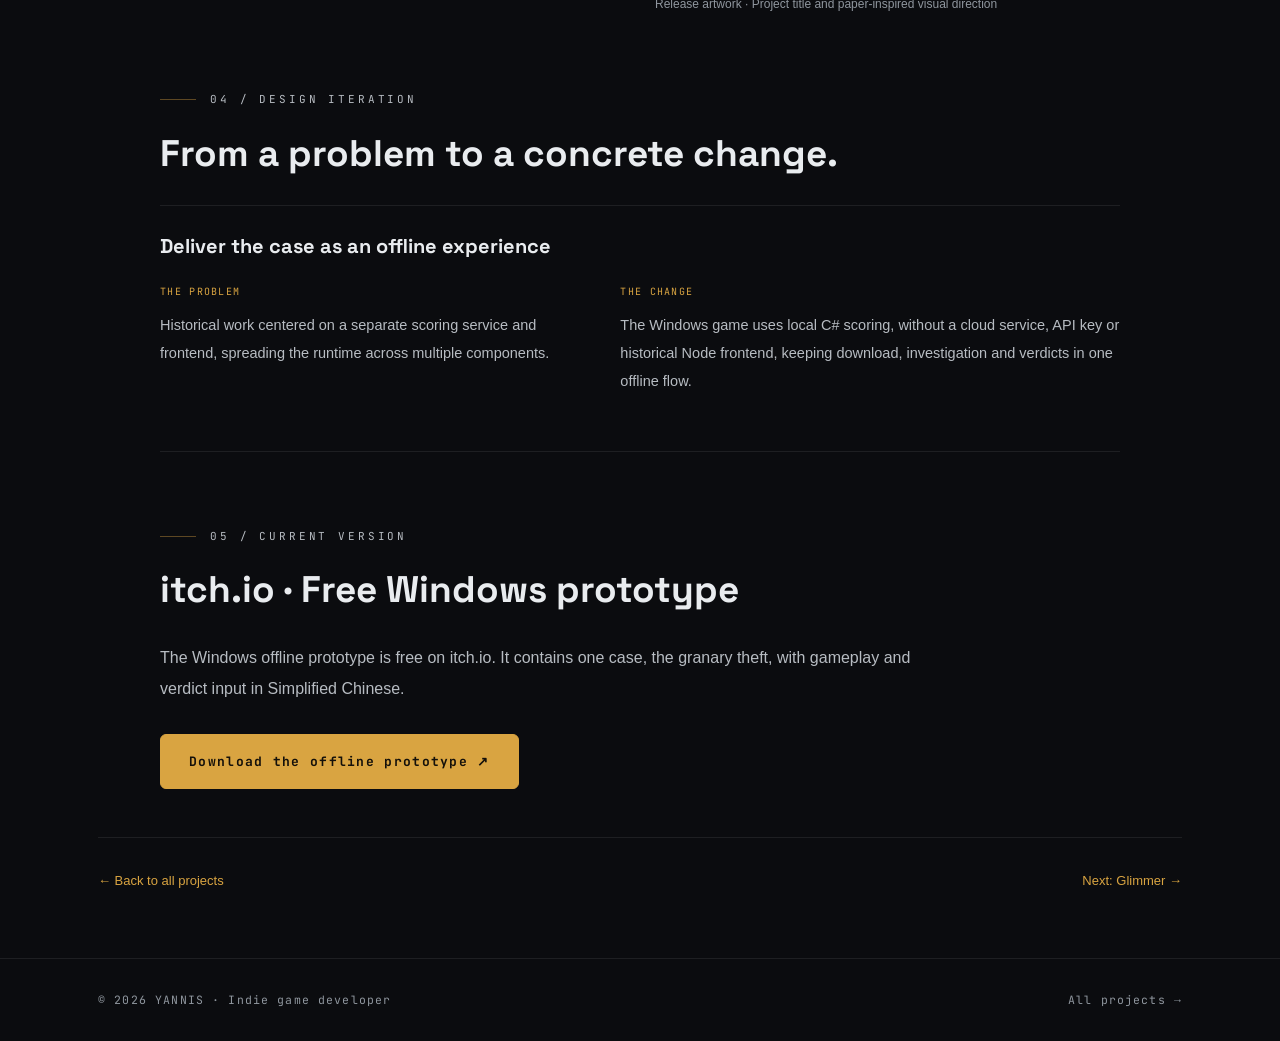
<file: ming.html>
<!DOCTYPE html>

<html lang="zh-CN">
<head>
<meta charset="utf-8" /><title data-en="Ming Dynasty Case Records · Game &amp; Design — Yannis">明朝断案录 · 项目与设计 — Yannis</title>
<meta name="viewport" content="width=device-width, initial-scale=1" />
<meta name="description" content="以“粮仓失窃案”为起点，勘查场景、搜集物证和文书，在公堂用证据挑战口供，最后用自己的中文文字提交判词。一个围绕推理过程与本地评分构建的离线断案原型。" />
<meta name="theme-color" content="#0b0c0f" />
<meta name="color-scheme" content="dark" />
<link rel="icon" href="data:image/svg+xml,%3Csvg xmlns='http://www.w3.org/2000/svg' viewBox='0 0 32 32'%3E%3Crect width='32' height='32' rx='7' fill='%230b0c0f'/%3E%3Ccircle cx='16' cy='16' r='6' fill='%23c8a96a'/%3E%3C/svg%3E" />
<link rel="stylesheet" href="assets/css/style.css?v=9" />
</head>
<body>
<a data-en="Skip to content" class="skip-link" href="#main">跳到主要内容</a>
<nav id="nav" aria-label="主导航" data-en-aria-label="Main navigation">
  <div class="nav-inner">
    <a class="logo" href="index.html" aria-label="Yannis 首页" data-en-aria-label="Yannis home">YANNIS<span class="accent">_</span>DEV</a>
    <div class="nav-primary">
      <a href="index.html" data-nav="home" data-en="Home">首页</a>
      <a href="projects.html" data-nav="projects" data-en="Projects">项目</a>
    </div>
    <ul id="site-nav-links" class="nav-links mono">
      <li><a href="index.html#about" data-nav="about" data-en="About">关于我</a></li>
      <li><a href="index.html#competitions" data-nav="competitions" data-en="Competition projects">比赛项目</a></li>
      <li><a href="index.html#skills" data-nav="skills" data-en="Skills">技能</a></li>
      <li><a href="index.html#contact" data-nav="contact" data-en="Contact">联系</a></li>
    </ul>
    <div class="nav-tools">
      <div id="nav-language"></div>
      <button type="button" class="nav-menu-toggle" aria-controls="site-nav-links" aria-expanded="false" aria-label="打开或关闭导航菜单" data-en-aria-label="Toggle navigation menu">
        <span class="menu-label" data-en="Menu">菜单</span>
        <svg class="menu-icon" viewBox="0 0 20 20" width="20" height="20" aria-hidden="true"><path d="M3 5h14M3 10h14M3 15h14" fill="none" stroke="currentColor" stroke-width="1.5" stroke-linecap="round" /></svg>
      </button>
    </div>
  </div>
</nav>
<main id="main" class="project-page">
<header class="article-hero">
<div class="container"><a data-en="← Back to projects" class="back-link mono" href="projects.html">← 返回项目列表</a>
<p data-en="Point-and-click investigation · Testimony · Written verdicts" class="kicker">点击调查 · 公堂问询 · 自由判词
</p>
<h1 data-en="Ming Dynasty Case Records&lt;span class=&quot;project-subtitle&quot;&gt;Point-and-click investigation · Testimony · Written verdicts&lt;/span&gt;">明朝断案录<span class="project-subtitle">MING DYNASTY CASE RECORDS</span>
</h1>
<p data-en="Between evidence and testimony, write your own verdict." class="project-pitch">证据与口供之间，由你写下判词。
</p>
<p data-en="Investigate a granary theft, collect physical and written evidence, and challenge testimony in court. Finish by writing your own verdict in Chinese. An offline case-solving prototype focused on reasoning and local scoring." class="lede">以“粮仓失窃案”为起点，勘查场景、搜集物证和文书，在公堂用证据挑战口供，最后用自己的中文文字提交判词。一个围绕推理过程与本地评分构建的离线断案原型。
</p>
<div class="project-actions"><a data-en="Download the offline prototype ↗" class="button solid" href="https://yannisgames.itch.io/ming-dynasty-case-records" target="_blank" rel="noopener">下载离线原型 ↗</a><a data-en="Explore the design ↓" class="button ghost" href="#design">查看设计 ↓</a>
</div>
</div>
</header>
<div class="container">
<figure class="project-figure project-figure-hero"><a class="media-frame" href="images/projects/ming-court.webp" target="_blank" rel="noopener"><svg class="project-visual" role="img" aria-label="开发实机画面 · 公堂问询与证词阅读" data-en-aria-label="Development gameplay · Court questioning and testimony" viewBox="0 0 1395 864"><image href="images/projects/ming-court.webp" width="1536" height="864" /></svg></a>
<figcaption data-en="Development gameplay · Court questioning and testimony">开发实机画面 · 公堂问询与证词阅读
</figcaption>
</figure>
<dl class="project-facts">
<div>
<dt data-en="Engine">引擎
</dt>
<dd data-en="Unity 6 · C#">Unity 6 · C#
</dd>
</div>
<div>
<dt data-en="Genre">类型
</dt>
<dd data-en="Point-and-click / Deduction">点击调查 / 推理
</dd>
</div>
<div>
<dt data-en="Platform &amp; stage">平台与阶段
</dt>
<dd data-en="Windows · Offline">Windows · 离线
</dd>
</div>
<div>
<dt data-en="Design &amp; development focus">设计与开发重点
</dt>
<dd data-en="Case flow, evidence interaction, free-text verdicts and local scoring">案件流程、证据交互、自由判词与本地评分
</dd>
</div>
</dl>
<p class="project-competition"><span data-en="Competition:">比赛项目：</span><a class="competition-link" data-en="Tencent Cloud Hackathon" href="https://tch.cloud.tencent.com/" target="_blank" rel="noopener">腾讯云黑客松</a></p>

<div class="project-content">
<section class="project-section" id="experience">
<p data-en="01 / PLAYER EXPERIENCE" class="kicker">01 / 玩家体验
</p>
<h2 data-en="How it plays, and why.">怎么玩，为什么这样玩。
</h2>
<p data-en="The public build contains one Simplified Chinese case, connecting scene investigation, testimony and a freely written verdict." class="section-lead">公开版本包含一个简体中文案件，将场景调查、证词核对与自由文本判词连成完整循环。
</p>
<ol class="play-loop">
<li data-en="Inspect locations">勘查场景
</li>
<li data-en="Gather evidence">收集证据
</li>
<li data-en="Challenge testimony">核对口供
</li>
<li data-en="Write a verdict">提交判词
</li>
</ol>
</section>
<section class="project-section" id="design">
<p data-en="02 / DESIGN FOCUS" class="kicker">02 / 设计重点
</p>
<h2 data-en="Design through mechanics.">把主题做进机制里。
</h2>
<div class="design-grid">
<div class="design-item"><span class="mono design-index">01</span>
<h3 data-en="Ground the investigation in locations">把调查落在具体场景里
</h3>
<p data-en="Click hotspots in the warehouse, street and rooms to collect evidence and documents. Clues become usable material for later questioning rather than background exposition.">点击仓库、街道与房间中的热点，取得物证与文书。线索不只是一段背景介绍，而是后续问询与判断可以使用的材料。
</p>
</div>
<div class="design-item"><span class="mono design-index">02</span>
<h3 data-en="Let evidence move the case forward">证据推动问询与新地点
</h3>
<p data-en="Conversations unlock further locations and leads. Present exhibits in court to check contradictions in testimony, linking investigation and questioning into the same progression.">完成对话可解锁后续地点和线索；公堂中提交证物，核对证词中的矛盾。调查和审问相互推动，而非两组互不相关的收集任务。
</p>
</div>
<div class="design-item"><span class="mono design-index">03</span>
<h3 data-en="Write the reasoning, not just the answer">写下理由，而不只选择答案
</h3>
<p data-en="Players enter a verdict freely in Chinese and receive deterministic local scoring and feedback. The response evaluates the player’s written judgment rather than a name chosen from a preset list.">判词由玩家自由输入中文文本，再获得本地确定性评分和反馈。交付对象是玩家组织出的判断，不只是从预设列表中选中一个名字。
</p>
</div>
</div>
</section>
<section class="project-section" id="gallery">
<p data-en="03 / PROJECT IMAGES" class="kicker">03 / 项目画面
</p>
<h2 data-en="See the design in context.">画面与设计相互对照。
</h2>
<div class="project-gallery">
<figure class="project-figure"><a class="media-frame" href="images/projects/ming-evidence.webp" target="_blank" rel="noopener"><svg class="project-visual" role="img" aria-label="开发实机画面 · 粮仓现场与证据提示" data-en-aria-label="Development gameplay · The granary and an evidence prompt" viewBox="0 0 1395 864"><image href="images/projects/ming-evidence.webp" width="1536" height="864" /></svg></a>
<figcaption data-en="Development gameplay · The granary and an evidence prompt">开发实机画面 · 粮仓现场与证据提示
</figcaption>
</figure>
<figure class="project-figure"><a class="media-frame" href="images/projects/ming-cover.webp" target="_blank" rel="noopener"><img src="images/projects/ming-cover.webp" alt="发布封面 · 项目标题与宣纸视觉" data-en-alt="Release artwork · Project title and paper-inspired visual direction" width="1260" height="1000" loading=lazy decoding="async" /></a>
<figcaption data-en="Release artwork · Project title and paper-inspired visual direction">发布封面 · 项目标题与宣纸视觉
</figcaption>
</figure>
</div>
</section>
<section class="project-section" id="iteration">
<p data-en="04 / DESIGN ITERATION" class="kicker">04 / 真实迭代
</p>
<h2 data-en="From a problem to a concrete change.">从问题，到具体改变。
</h2>
<div class="iteration-list">
<article class="iteration-item">
<h3 data-en="Deliver the case as an offline experience">把交付收敛为可离线运行的案件
</h3>
<div class="iteration-copy">
<div>
<p data-en="THE PROBLEM" class="iteration-label mono">发现的问题
</p>
<p data-en="Historical work centered on a separate scoring service and frontend, spreading the runtime across multiple components.">历史版本围绕独立评分服务与前端展开，运行条件和实际游戏体验分散。
</p>
</div>
<div>
<p data-en="THE CHANGE" class="iteration-label mono">做出的调整
</p>
<p data-en="The Windows game uses local C# scoring, without a cloud service, API key or historical Node frontend, keeping download, investigation and verdicts in one offline flow.">Windows 游戏采用 C# 本地评分，当前案件不依赖云服务、API Key 或历史 Node 前端，让下载、调查和判词在同一离线流程中完成。
</p>
</div>
</div>
</article>
</div>
</section>
<section class="project-section availability">
<p data-en="05 / CURRENT VERSION" class="kicker">05 / 当前版本
</p>
<h2 data-en="itch.io · Free Windows prototype">itch.io · 免费 Windows 原型
</h2>
<p data-en="The Windows offline prototype is free on itch.io. It contains one case, the granary theft, with gameplay and verdict input in Simplified Chinese.">itch.io 免费提供 Windows 离线原型。公开包包含“粮仓失窃案”一个案件，游戏内容与判词输入为简体中文。
</p>
<div class="project-actions"><a data-en="Download the offline prototype ↗" class="button solid" href="https://yannisgames.itch.io/ming-dynasty-case-records" target="_blank" rel="noopener">下载离线原型 ↗</a>
</div>
</section>
</div>
<div class="project-next"><a data-en="← Back to all projects" href="projects.html">← 返回全部项目</a><a data-en="Next: Glimmer →" href="glimmer.html">下一个项目：微光 →</a>
</div>
</div>
</main>
<footer class="foot-bar">
<div class="container foot-bar-inner">
<p data-en="© 2026 YANNIS · Indie game developer">© 2026 YANNIS · 独立游戏开发者
</p><a data-en="All projects →" href="projects.html">全部项目 →</a>
</div>
</footer>
<script src="assets/js/site.js?v=3">
</script>
<script src="assets/js/i18n.js?v=15">
</script>
</body>
</html>
</file>
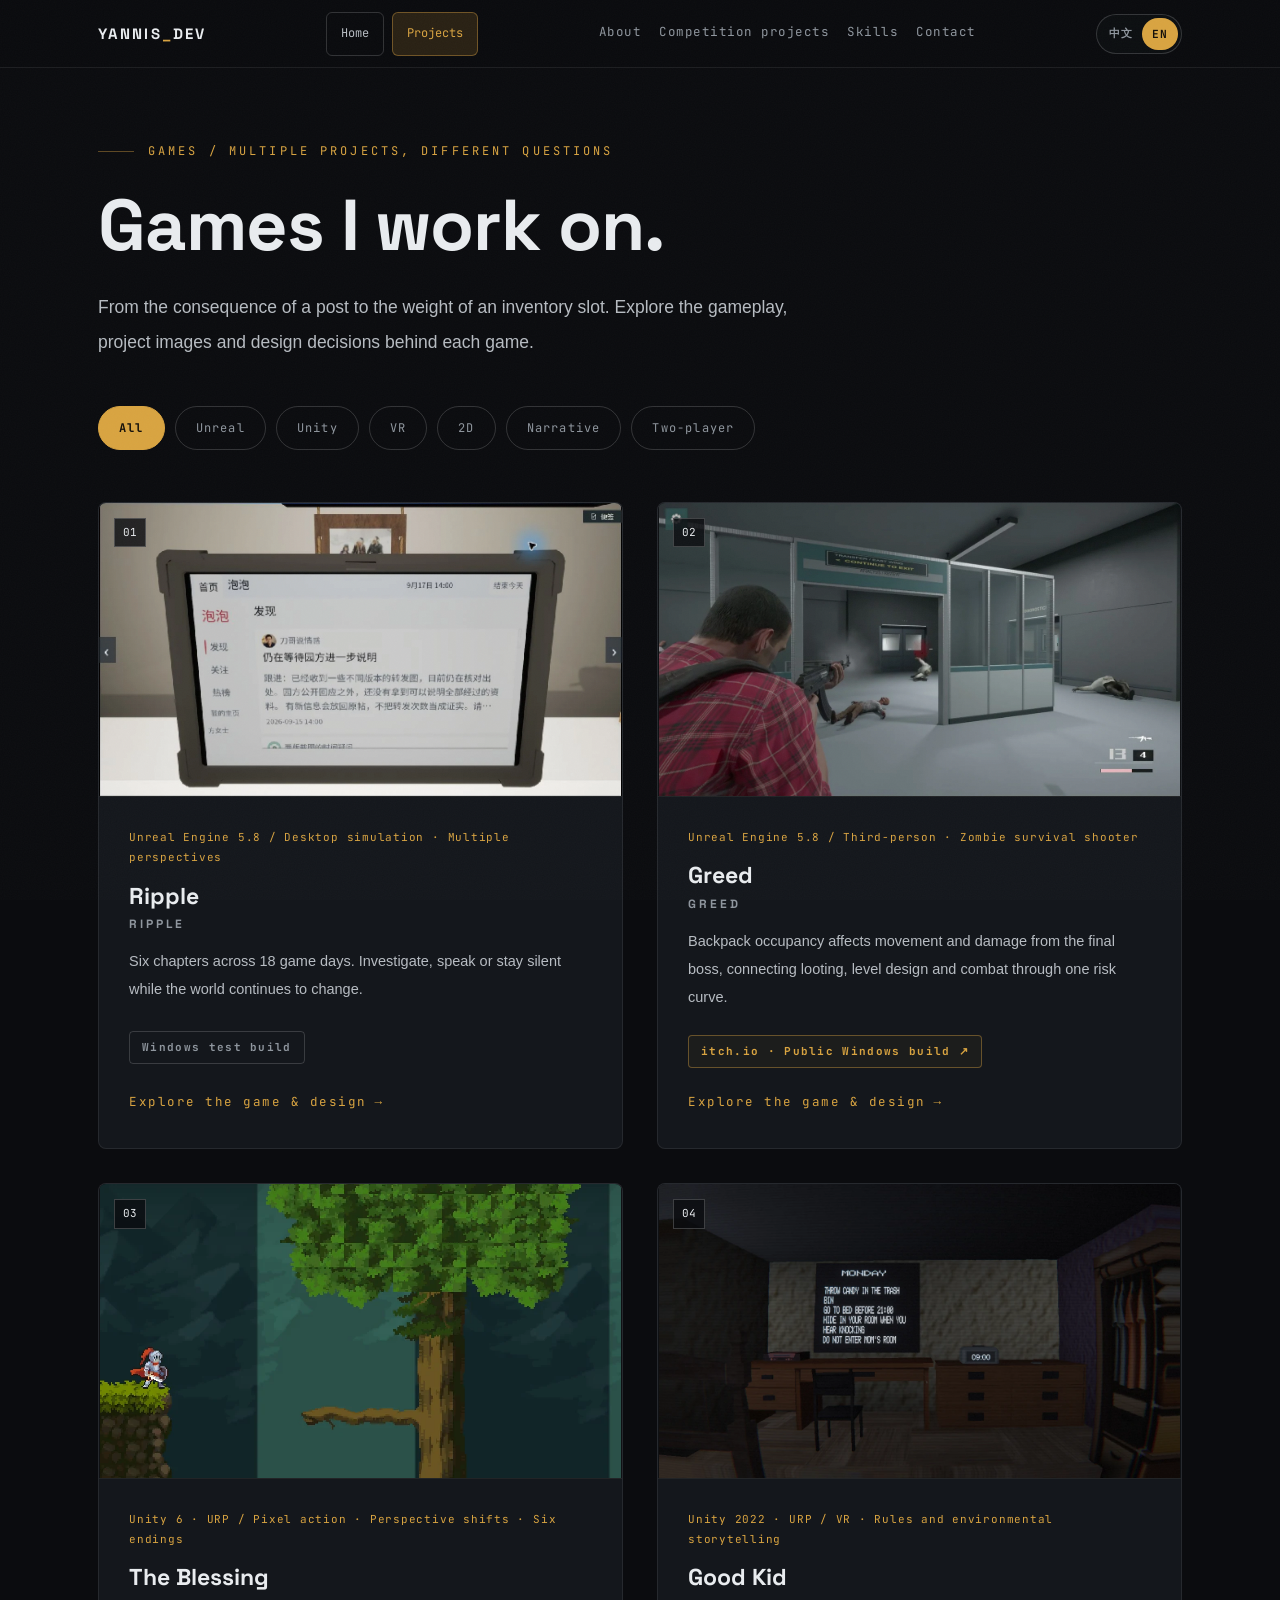
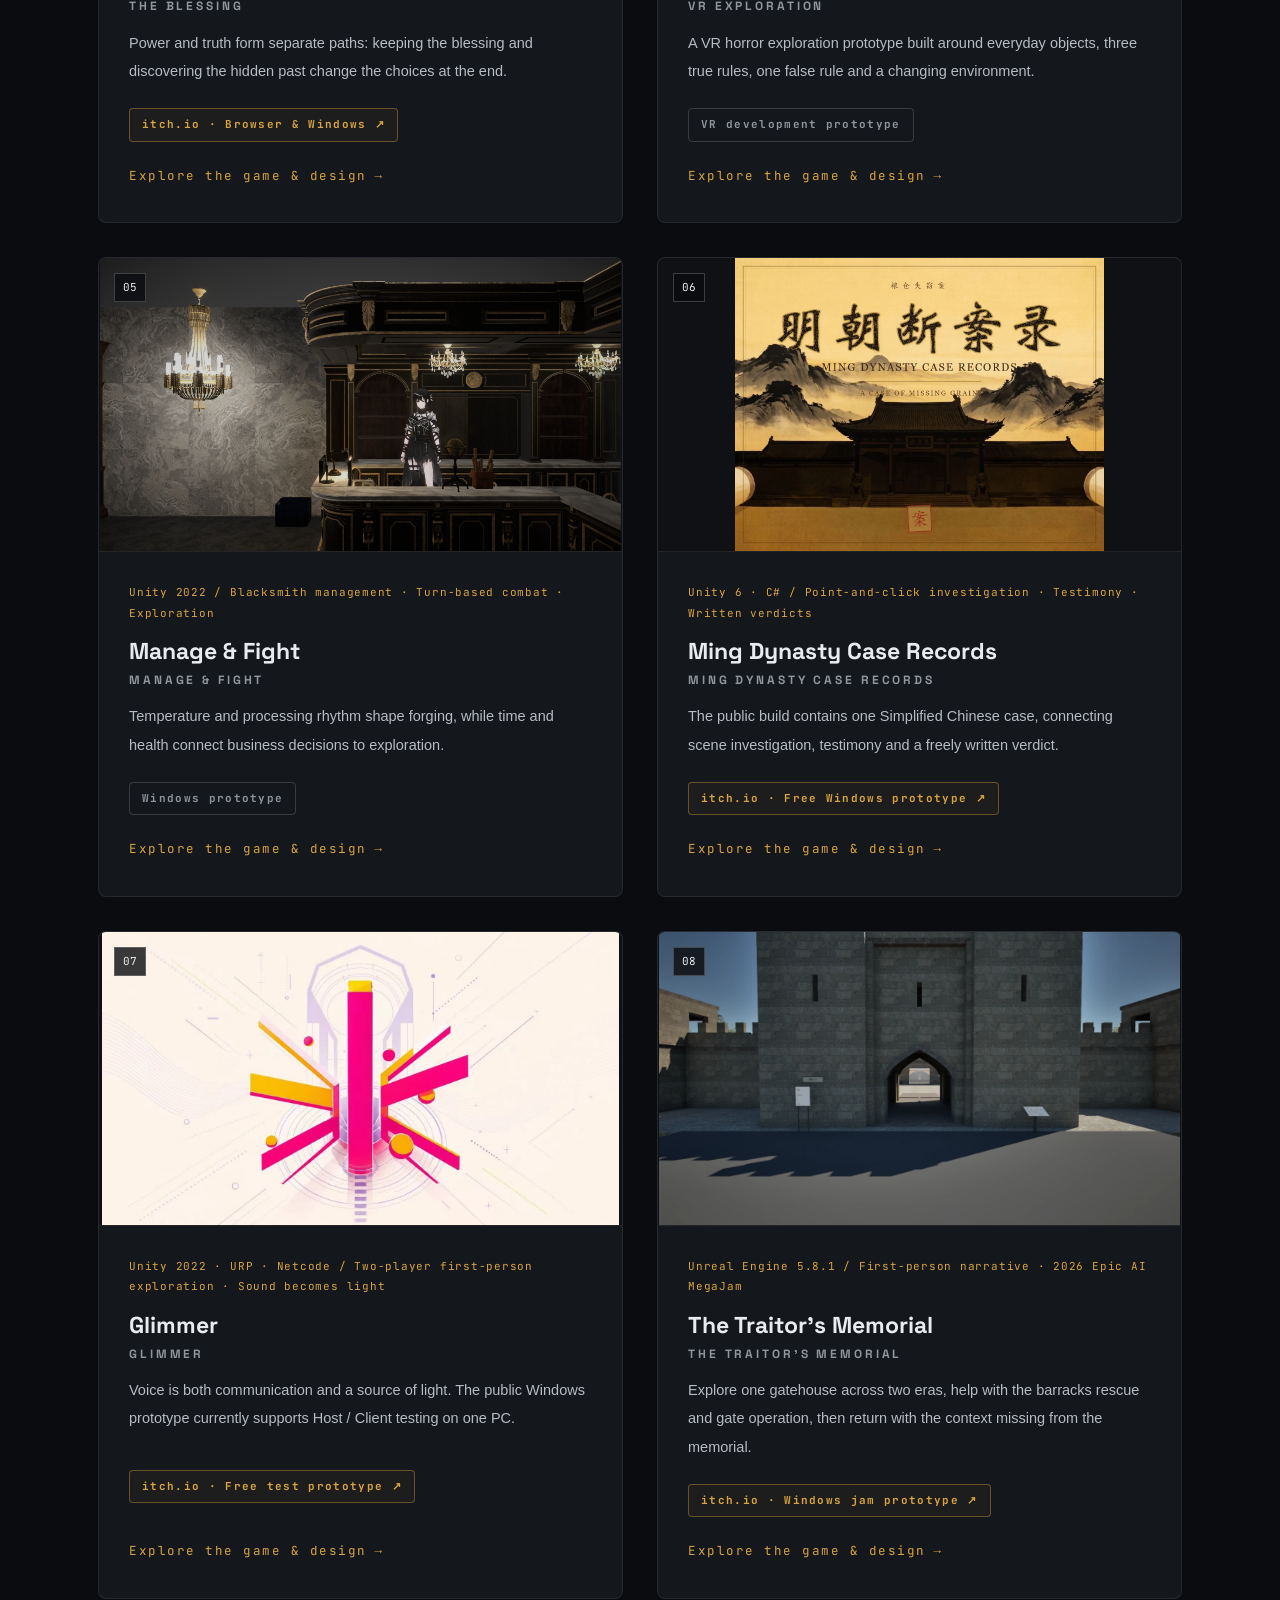
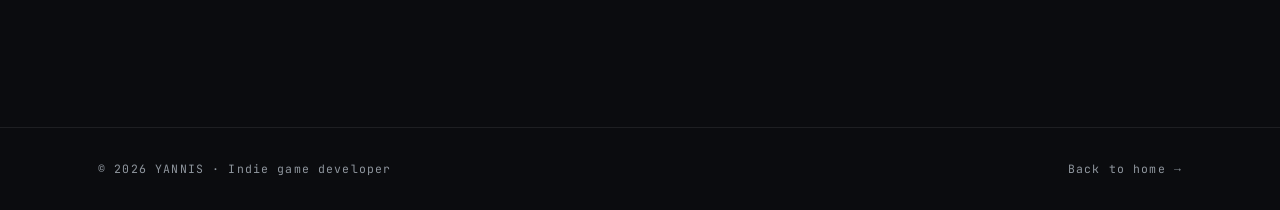
<file: projects.html>
<!DOCTYPE html>

<html lang="zh-CN">
<head>
<meta charset="utf-8" /><title data-en="Yannis · Games">Yannis · 游戏项目</title>
<meta name="viewport" content="width=device-width, initial-scale=1" />
<meta name="description" content="游戏项目的玩法、真实画面与设计迭代：从涟漪、贪婪、赐福到 Good Kid、刀歌、明朝断案录、微光与叛徒的纪念馆，并持续扩展。" />
<meta name="theme-color" content="#0b0c0f" />
<meta name="color-scheme" content="dark" />
<link rel="icon" href="data:image/svg+xml,%3Csvg xmlns='http://www.w3.org/2000/svg' viewBox='0 0 32 32'%3E%3Crect width='32' height='32' rx='7' fill='%230b0c0f'/%3E%3Ccircle cx='16' cy='16' r='6' fill='%23c8a96a'/%3E%3C/svg%3E" />
<link rel="stylesheet" href="assets/css/style.css?v=9" />
</head>
<body>
<a data-en="Skip to content" class="skip-link" href="#main">跳到主要内容</a>
<nav id="nav" aria-label="主导航" data-en-aria-label="Main navigation">
  <div class="nav-inner">
    <a class="logo" href="index.html" aria-label="Yannis 首页" data-en-aria-label="Yannis home">YANNIS<span class="accent">_</span>DEV</a>
    <div class="nav-primary">
      <a href="index.html" data-nav="home" data-en="Home">首页</a>
      <a href="projects.html" data-nav="projects" data-en="Projects">项目</a>
    </div>
    <ul id="site-nav-links" class="nav-links mono">
      <li><a href="index.html#about" data-nav="about" data-en="About">关于我</a></li>
      <li><a href="index.html#competitions" data-nav="competitions" data-en="Competition projects">比赛项目</a></li>
      <li><a href="index.html#skills" data-nav="skills" data-en="Skills">技能</a></li>
      <li><a href="index.html#contact" data-nav="contact" data-en="Contact">联系</a></li>
    </ul>
    <div class="nav-tools">
      <div id="nav-language"></div>
      <button type="button" class="nav-menu-toggle" aria-controls="site-nav-links" aria-expanded="false" aria-label="打开或关闭导航菜单" data-en-aria-label="Toggle navigation menu">
        <span class="menu-label" data-en="Menu">菜单</span>
        <svg class="menu-icon" viewBox="0 0 20 20" width="20" height="20" aria-hidden="true"><path d="M3 5h14M3 10h14M3 15h14" fill="none" stroke="currentColor" stroke-width="1.5" stroke-linecap="round" /></svg>
      </button>
    </div>
  </div>
</nav>
<main id="main">
<header class="article-hero project-index-hero">
<div class="container">
<p data-en="GAMES / MULTIPLE PROJECTS, DIFFERENT QUESTIONS" class="kicker">GAMES / 多个项目，不同的体验命题
</p>
<h1 data-en="Games I work on.">我做的游戏。
</h1>
<p data-en="From the consequence of a post to the weight of an inventory slot. Explore the gameplay, project images and design decisions behind each game." class="lede">从一句话的后果，到一格背包的重量。探索每个项目的玩法、真实画面，以及设计如何在迭代中改变。
</p>
</div>
</header>
<section class="section projects-section">
<div class="container">
<ul class="filters mono" aria-label="项目筛选" data-en-aria-label="Filter projects">
<li><button data-en="All" type="button" data-f="all" aria-pressed="true" class="active">全部</button>
</li>
<li><button data-en="Unreal" type="button" data-f="ue5" aria-pressed="false">Unreal</button>
</li>
<li><button data-en="Unity" type="button" data-f="unity" aria-pressed="false">Unity</button>
</li>
<li><button data-en="VR" type="button" data-f="vr" aria-pressed="false">VR</button>
</li>
<li><button data-en="2D" type="button" data-f="2d" aria-pressed="false">2D</button>
</li>
<li><button data-en="Narrative" type="button" data-f="narrative" aria-pressed="false">叙事</button>
</li>
<li><button data-en="Two-player" type="button" data-f="multiplayer" aria-pressed="false">双人</button>
</li>
</ul>
<div class="posts">
<article class="post-card reveal" data-tags="ue5 narrative"><a class="image" href="ripple.html"><svg class="project-visual" role="img" aria-label="R6 开发版本 · 设备场景实机视口" data-en-aria-label="R6 development build · In-game device viewport" viewBox="30 136 1128 635"><image href="images/projects/ripple-device.webp" width="1536" height="834" /></svg><span class="card-number mono">01</span></a>
<div class="body"><span data-en="Unreal Engine 5.8 / Desktop simulation · Multiple perspectives" class="date">Unreal Engine 5.8 / 桌面模拟 · 多视角叙事</span>
<h2><a href="ripple.html"><span data-en="Ripple">涟漪</span><span class="en">RIPPLE</span></a>
</h2>
<p data-en="Six chapters across 18 game days. Investigate, speak or stay silent while the world continues to change.">六章、18 个游戏日。主动调查、自愿发言，也可以保持沉默；世界仍会继续变化。
</p>
<div class="store-row mono"><span data-en="Windows test build" class="store-chip">Windows 测试版本</span>
</div><a data-en="Explore the game &amp; design &lt;span class=&quot;arr&quot;&gt;→&lt;/span&gt;" class="more" href="ripple.html">探索项目与设计 <span class="arr">→</span></a>
</div>
</article>
<article class="post-card reveal" data-tags="ue5 action"><a class="image" href="greed.html"><img src="images/projects/greed-research.webp" alt="实机画面 · 实验室探索与越肩射击" data-en-alt="Gameplay · Laboratory exploration and over-the-shoulder combat" width="1280" height="720" loading=lazy decoding="async" /><span class="card-number mono">02</span></a>
<div class="body"><span data-en="Unreal Engine 5.8 / Third-person · Zombie survival shooter" class="date">Unreal Engine 5.8 / 第三人称 · 丧尸生存射击</span>
<h2><a href="greed.html"><span data-en="Greed">贪婪</span><span class="en">GREED</span></a>
</h2>
<p data-en="Backpack occupancy affects movement and damage from the final boss, connecting looting, level design and combat through one risk curve.">背包占格同时影响移动速度与最终 Boss 承伤，让搜刮、关卡与战斗共用一条风险曲线。
</p>
<div class="store-row mono"><a data-en="itch.io · Public Windows build ↗" class="store-chip published" href="https://yannisgames.itch.io/greed" target="_blank" rel="noopener">itch.io · Windows 公开版 ↗</a>
</div><a data-en="Explore the game &amp; design &lt;span class=&quot;arr&quot;&gt;→&lt;/span&gt;" class="more" href="greed.html">探索项目与设计 <span class="arr">→</span></a>
</div>
</article>
<article class="post-card reveal" data-tags="unity 2d narrative action"><a class="image" href="rpg.html"><img src="images/projects/blessing-forest.webp" alt="实机画面 · 勇者的森林探索" data-en-alt="Gameplay · Exploring the forest as the hero" width="960" height="540" loading=lazy decoding="async" /><span class="card-number mono">03</span></a>
<div class="body"><span data-en="Unity 6 · URP / Pixel action · Perspective shifts · Six endings" class="date">Unity 6 · URP / 像素动作 · 视角反转 · 六种结局</span>
<h2><a href="rpg.html"><span data-en="The Blessing">赐福</span><span class="en">THE BLESSING</span></a>
</h2>
<p data-en="Power and truth form separate paths: keeping the blessing and discovering the hidden past change the choices at the end.">力量与真相是两条独立的线：是否保留赐福、是否看见隐藏的往事，共同改变最后的选择。
</p>
<div class="store-row mono"><a data-en="itch.io · Browser &amp; Windows ↗" class="store-chip published" href="https://yannisgames.itch.io/the-blessing" target="_blank" rel="noopener">itch.io · 浏览器与 Windows ↗</a>
</div><a data-en="Explore the game &amp; design &lt;span class=&quot;arr&quot;&gt;→&lt;/span&gt;" class="more" href="rpg.html">探索项目与设计 <span class="arr">→</span></a>
</div>
</article>
<article class="post-card reveal" data-tags="unity vr narrative"><a class="image" href="goodkid.html"><img src="images/projects/goodkid-room.webp" alt="XR 模拟器画面 · 每日规则板与 CRT 视觉" data-en-alt="XR simulator capture · Daily rules and CRT treatment" width="1280" height="720" loading=lazy decoding="async" /><span class="card-number mono">04</span></a>
<div class="body"><span data-en="Unity 2022 · URP / VR · Rules and environmental storytelling" class="date">Unity 2022 · URP / VR · 家规与环境叙事</span>
<h2><a href="goodkid.html"><span data-en="Good Kid">Good Kid</span><span class="en">VR EXPLORATION</span></a>
</h2>
<p data-en="A VR horror exploration prototype built around everyday objects, three true rules, one false rule and a changing environment.">以日常物件、三真一假的家规和逐日变化的环境，搭建 VR 恐怖探索原型。
</p>
<div class="store-row mono"><span data-en="VR development prototype" class="store-chip">VR 开发原型</span>
</div><a data-en="Explore the game &amp; design &lt;span class=&quot;arr&quot;&gt;→&lt;/span&gt;" class="more" href="goodkid.html">探索项目与设计 <span class="arr">→</span></a>
</div>
</article>
<article class="post-card reveal" data-tags="unity management"><a class="image" href="daoge.html"><img src="images/projects/daoge-shop.png" alt="实机画面 · 店铺室内、柜台与店主" data-en-alt="Gameplay · Shop interior, counter and shopkeeper" width="1920" height="1080" loading=lazy decoding="async" /><span class="card-number mono">05</span></a>
<div class="body"><span data-en="Unity 2022 / Blacksmith management · Turn-based combat · Exploration" class="date">Unity 2022 / 铁匠铺经营 · 回合制战斗 · 地图探索</span>
<h2><a href="daoge.html"><span data-en="Manage &amp; Fight">刀歌</span><span class="en">MANAGE & FIGHT</span></a>
</h2>
<p data-en="Temperature and processing rhythm shape forging, while time and health connect business decisions to exploration.">用材料的温度与加工节奏表达锻造，用时间与生命的取舍连接经营和探索。
</p>
<div class="store-row mono"><span data-en="Windows prototype" class="store-chip">Windows 原型</span>
</div><a data-en="Explore the game &amp; design &lt;span class=&quot;arr&quot;&gt;→&lt;/span&gt;" class="more" href="daoge.html">探索项目与设计 <span class="arr">→</span></a>
</div>
</article>
<article class="post-card reveal" data-tags="unity narrative"><a class="image" href="ming.html"><img src="images/projects/ming-cover.webp" alt="项目发布封面 · 非实机" data-en-alt="Project release artwork · Not gameplay" width="1260" height="1000" loading=lazy decoding="async" /><span class="card-number mono">06</span></a>
<div class="body"><span data-en="Unity 6 · C# / Point-and-click investigation · Testimony · Written verdicts" class="date">Unity 6 · C# / 点击调查 · 公堂问询 · 自由判词</span>
<h2><a href="ming.html"><span data-en="Ming Dynasty Case Records">明朝断案录</span><span class="en">MING DYNASTY CASE RECORDS</span></a>
</h2>
<p data-en="The public build contains one Simplified Chinese case, connecting scene investigation, testimony and a freely written verdict.">公开版本包含一个简体中文案件，将场景调查、证词核对与自由文本判词连成完整循环。
</p>
<div class="store-row mono"><a data-en="itch.io · Free Windows prototype ↗" class="store-chip published" href="https://yannisgames.itch.io/ming-dynasty-case-records" target="_blank" rel="noopener">itch.io · 免费 Windows 原型 ↗</a>
</div><a data-en="Explore the game &amp; design &lt;span class=&quot;arr&quot;&gt;→&lt;/span&gt;" class="more" href="ming.html">探索项目与设计 <span class="arr">→</span></a>
</div>
</article>
<article class="post-card reveal" data-tags="unity multiplayer"><a class="image" href="glimmer.html"><img src="images/projects/glimmer-cover.webp" alt="项目发布封面 · 非实机" data-en-alt="Project release artwork · Not gameplay" width="1440" height="816" loading=lazy decoding="async" /><span class="card-number mono">07</span></a>
<div class="body"><span data-en="Unity 2022 · URP · Netcode / Two-player first-person exploration · Sound becomes light" class="date">Unity 2022 · URP · Netcode / 双人第一人称探索 · 声音变成光</span>
<h2><a href="glimmer.html"><span data-en="Glimmer">微光</span><span class="en">GLIMMER</span></a>
</h2>
<p data-en="Voice is both communication and a source of light. The public Windows prototype currently supports Host / Client testing on one PC.">声音既是交流，也是照明资源。公开 Windows 原型目前提供同一台电脑上的 Host / Client 测试。
</p>
<div class="store-row mono"><a data-en="itch.io · Free test prototype ↗" class="store-chip published" href="https://yannisgames.itch.io/weiguang" target="_blank" rel="noopener">itch.io · 免费测试原型 ↗</a>
</div><a data-en="Explore the game &amp; design &lt;span class=&quot;arr&quot;&gt;→&lt;/span&gt;" class="more" href="glimmer.html">探索项目与设计 <span class="arr">→</span></a>
</div>
</article>
<article class="post-card reveal" data-tags="ue5 narrative"><a class="image" href="transfer-memory.html"><img src="images/projects/memorial-gatehouse.webp" alt="UE 开发画面 · 现代遗址的北门入口" data-en-alt="Unreal development capture · North gate of the present-day heritage site" width="1280" height="720" loading="lazy" decoding="async" /><span class="card-number mono">08</span></a><div class="body"><span data-en="Unreal Engine 5.8.1 / First-person narrative · 2026 Epic AI MegaJam" class="date">Unreal Engine 5.8.1 / 第一人称叙事 · 2026 Epic AI MegaJam</span><h2><a href="transfer-memory.html"><span data-en="The Traitor’s Memorial">叛徒的纪念馆</span><span class="en">THE TRAITOR’S MEMORIAL</span></a></h2><p data-en="Explore one gatehouse across two eras, help with the barracks rescue and gate operation, then return with the context missing from the memorial.">探索同一座城门的古今两种状态，参与营房救援与城门行动，再带着证据回看纪念馆遗漏的历史。</p><div class="store-row mono"><a data-en="itch.io · Windows jam prototype ↗" class="store-chip published" href="https://yannisgames.itch.io/transfer-memory" target="_blank" rel="noopener">itch.io · Windows 比赛原型 ↗</a></div><a data-en="Explore the game &amp; design &lt;span class=&quot;arr&quot;&gt;→&lt;/span&gt;" class="more" href="transfer-memory.html">探索项目与设计 <span class="arr">→</span></a></div></article>
</div>
</div>
</section>
</main>
<footer class="foot-bar">
<div class="container foot-bar-inner">
<p data-en="© 2026 YANNIS · Indie game developer">© 2026 YANNIS · 独立游戏开发者
</p><a data-en="Back to home →" href="index.html">返回首页 →</a>
</div>
</footer>
<script src="assets/js/site.js?v=3">
</script>
<script src="assets/js/i18n.js?v=15">
</script>
</body>
</html>
</file>
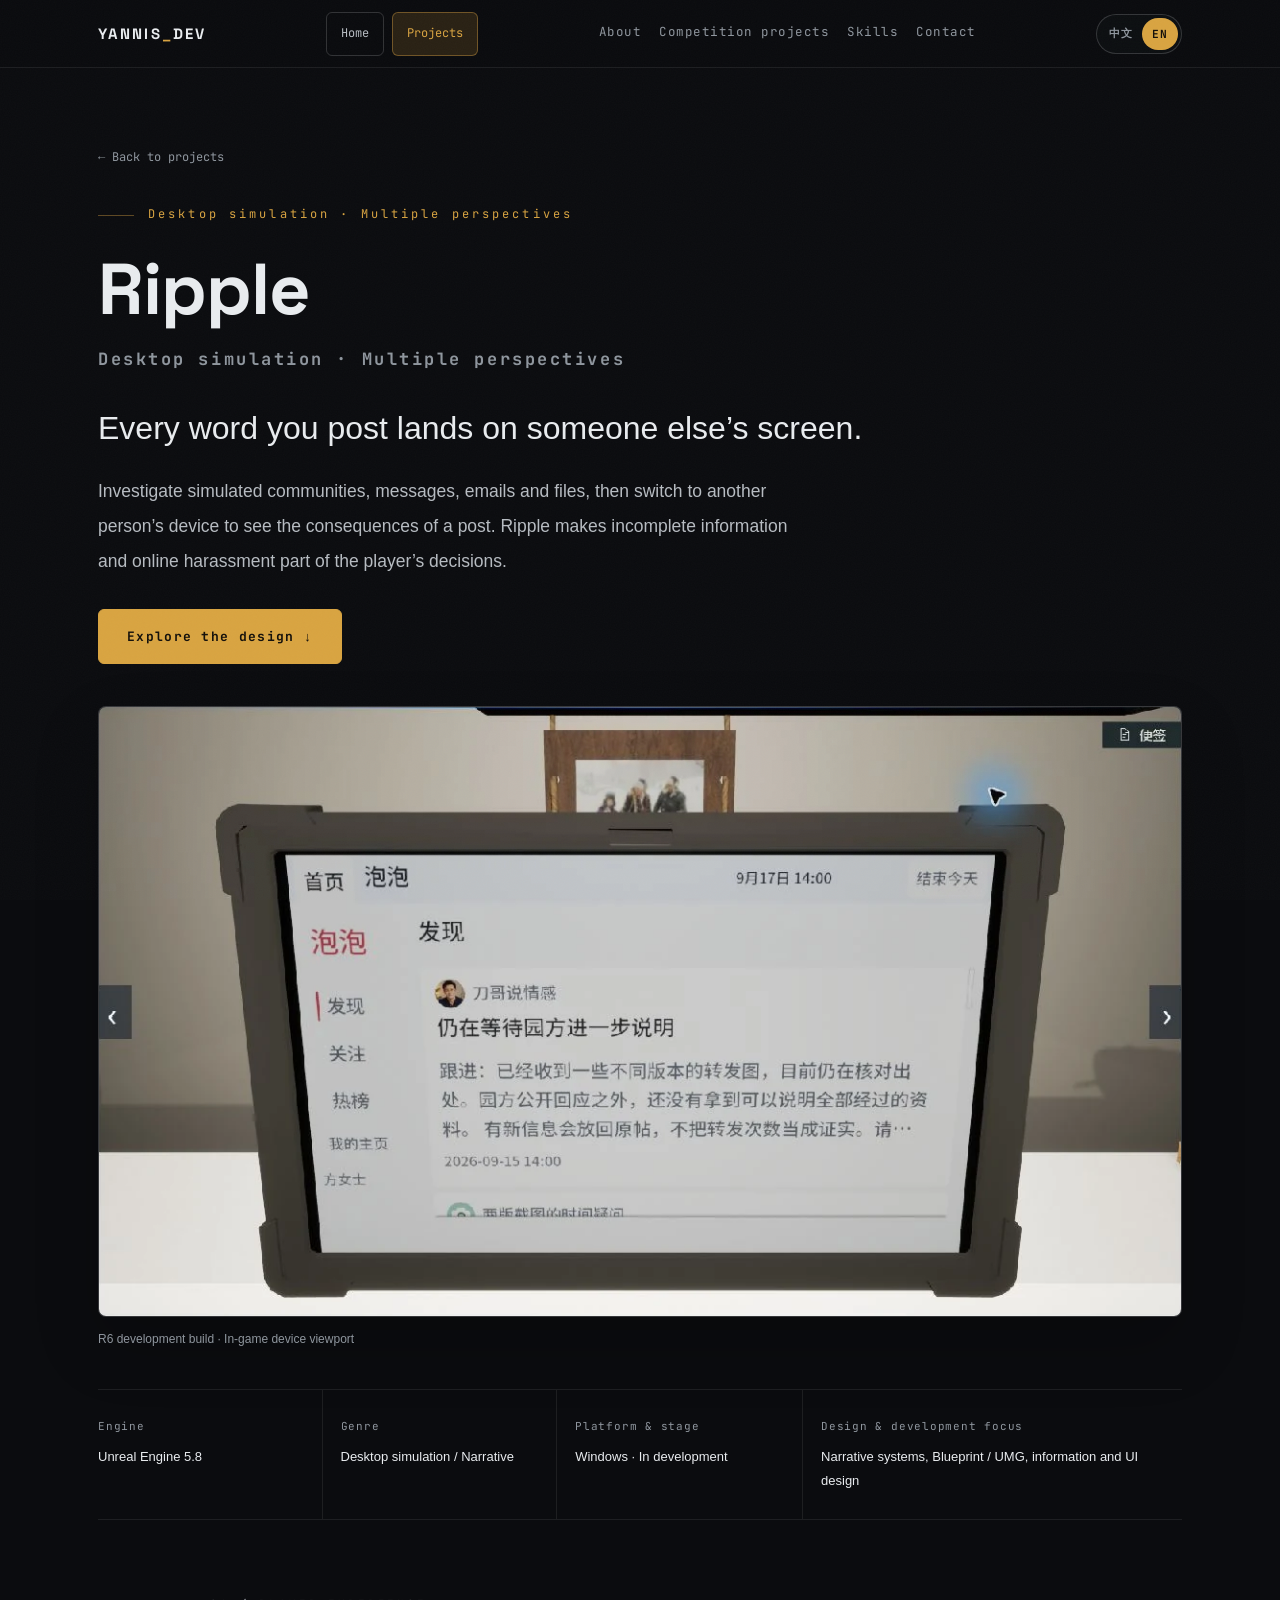
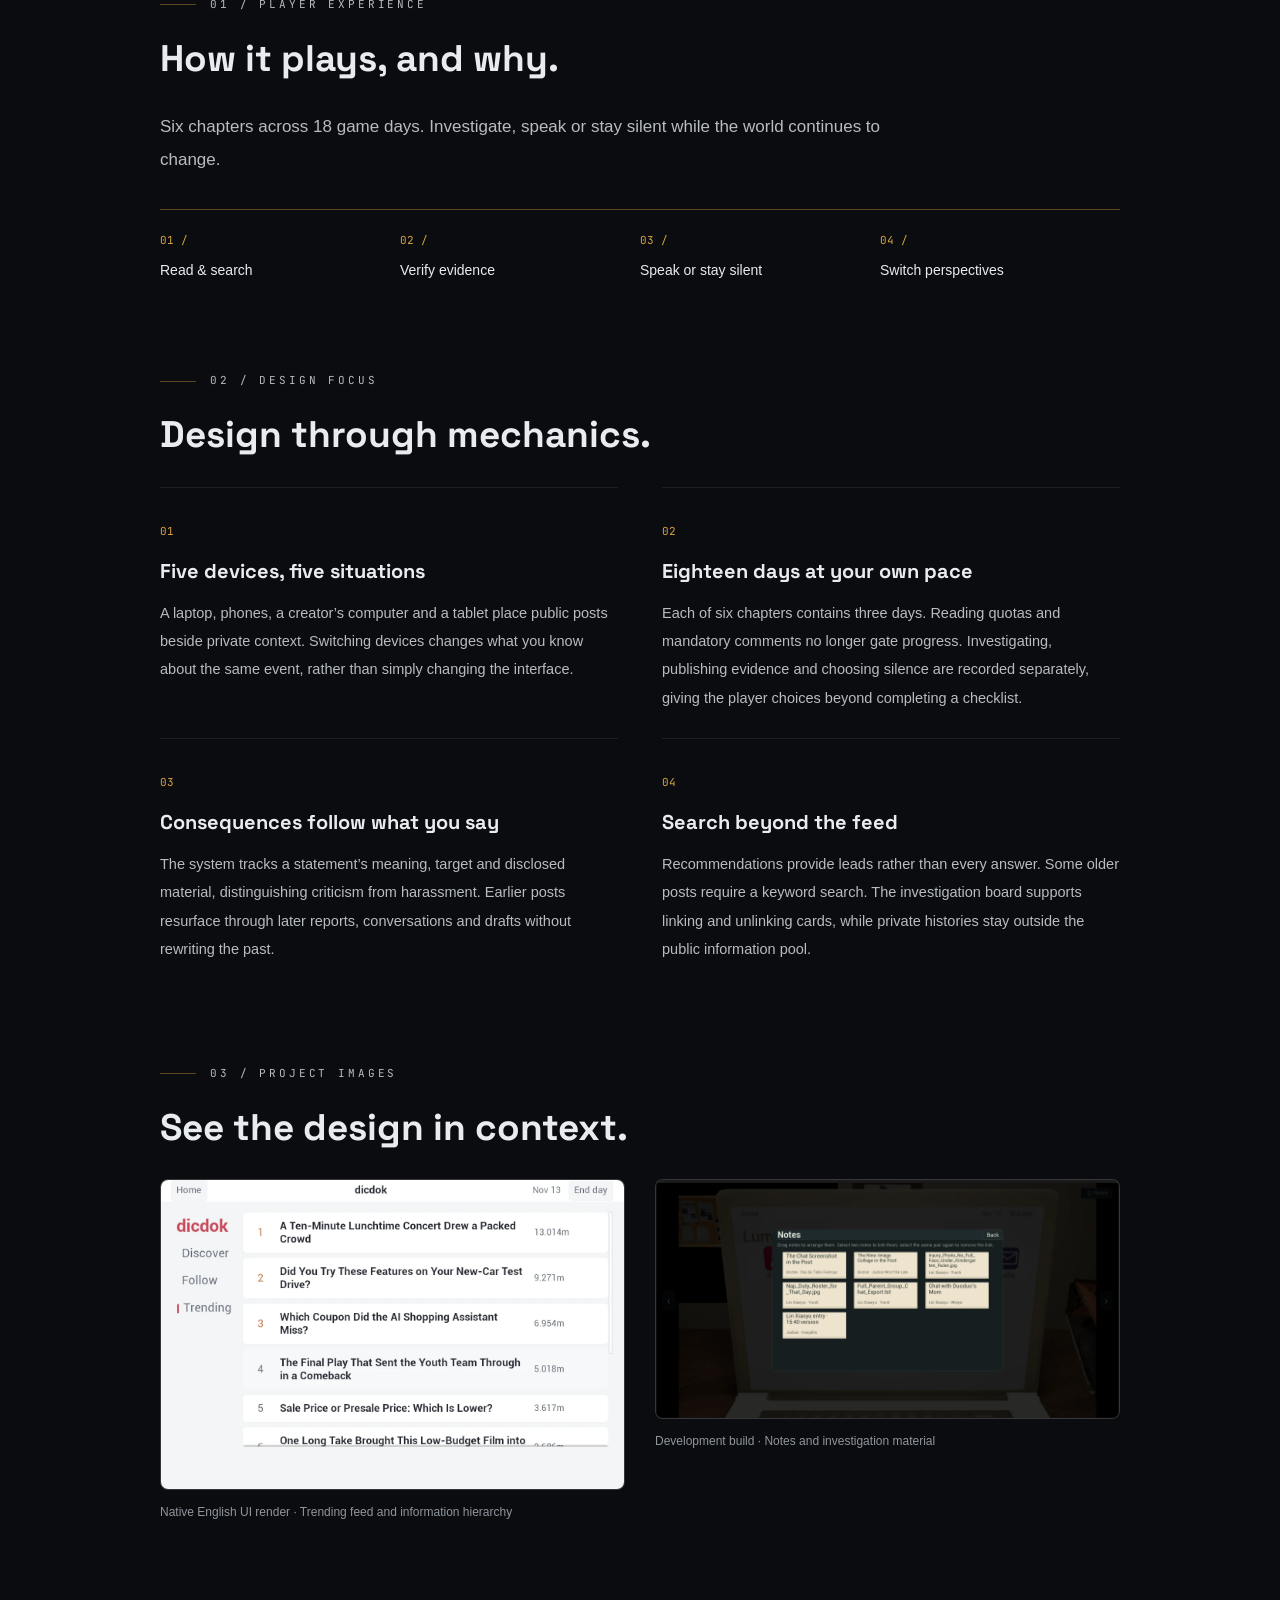
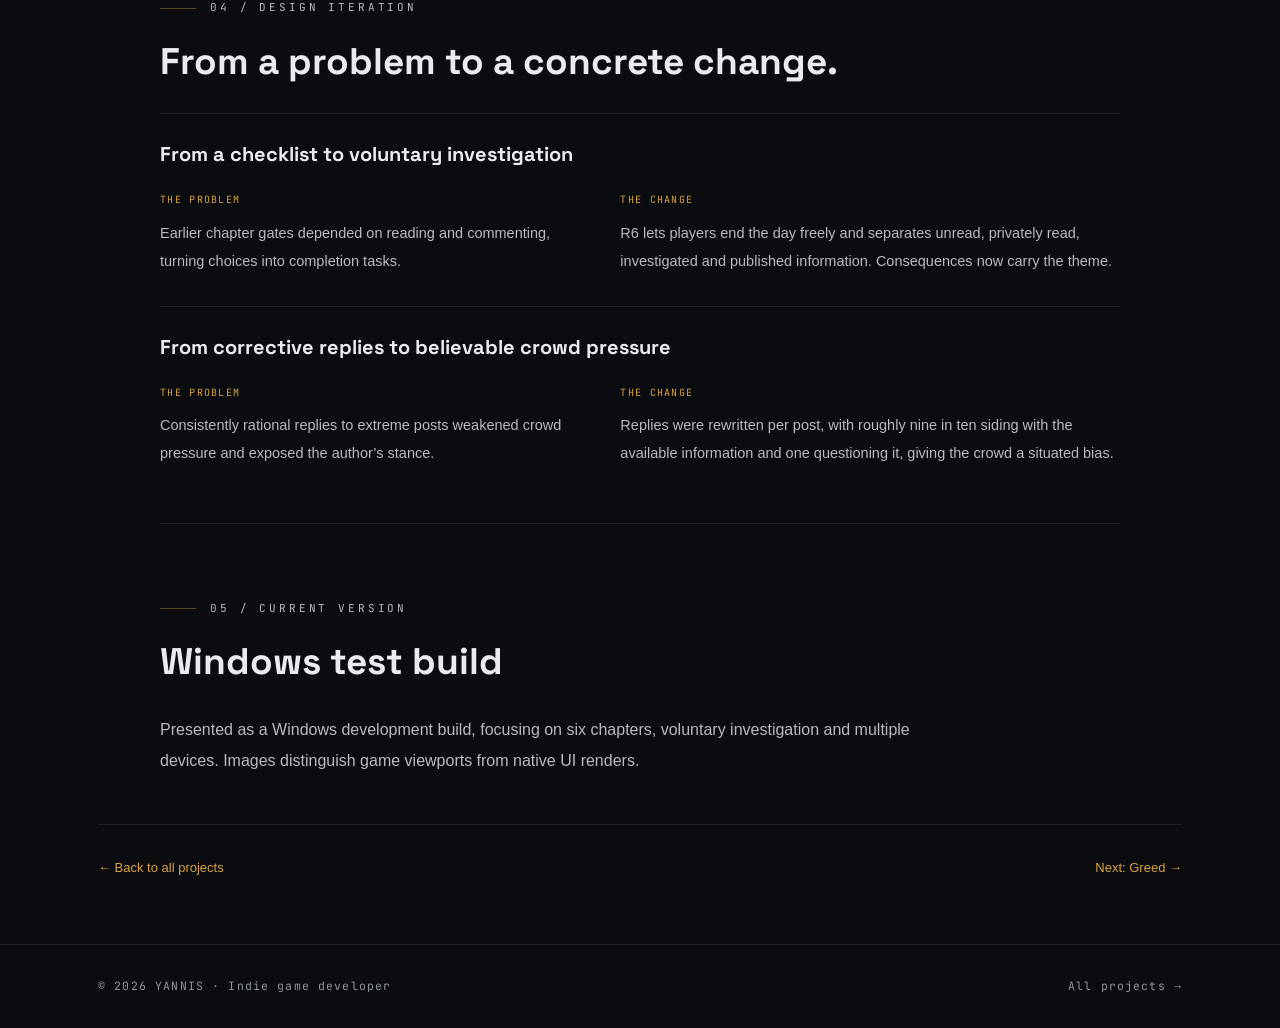
<file: ripple.html>
<!DOCTYPE html>

<html lang="zh-CN">
<head>
<meta charset="utf-8" /><title data-en="Ripple · Game &amp; Design — Yannis">涟漪 · 项目与设计 — Yannis</title>
<meta name="viewport" content="width=device-width, initial-scale=1" />
<meta name="description" content="在模拟社区、聊天、邮件与文件之间追查信息，再切到当事人的设备，观察一条言论如何改变别人的日常。《涟漪》把网络暴力中的信息差，变成玩家亲自面对的选择。" />
<meta name="theme-color" content="#0b0c0f" />
<meta name="color-scheme" content="dark" />
<link rel="icon" href="data:image/svg+xml,%3Csvg xmlns='http://www.w3.org/2000/svg' viewBox='0 0 32 32'%3E%3Crect width='32' height='32' rx='7' fill='%230b0c0f'/%3E%3Ccircle cx='16' cy='16' r='6' fill='%23c8a96a'/%3E%3C/svg%3E" />
<link rel="stylesheet" href="assets/css/style.css?v=9" />
</head>
<body>
<a data-en="Skip to content" class="skip-link" href="#main">跳到主要内容</a>
<nav id="nav" aria-label="主导航" data-en-aria-label="Main navigation">
  <div class="nav-inner">
    <a class="logo" href="index.html" aria-label="Yannis 首页" data-en-aria-label="Yannis home">YANNIS<span class="accent">_</span>DEV</a>
    <div class="nav-primary">
      <a href="index.html" data-nav="home" data-en="Home">首页</a>
      <a href="projects.html" data-nav="projects" data-en="Projects">项目</a>
    </div>
    <ul id="site-nav-links" class="nav-links mono">
      <li><a href="index.html#about" data-nav="about" data-en="About">关于我</a></li>
      <li><a href="index.html#competitions" data-nav="competitions" data-en="Competition projects">比赛项目</a></li>
      <li><a href="index.html#skills" data-nav="skills" data-en="Skills">技能</a></li>
      <li><a href="index.html#contact" data-nav="contact" data-en="Contact">联系</a></li>
    </ul>
    <div class="nav-tools">
      <div id="nav-language"></div>
      <button type="button" class="nav-menu-toggle" aria-controls="site-nav-links" aria-expanded="false" aria-label="打开或关闭导航菜单" data-en-aria-label="Toggle navigation menu">
        <span class="menu-label" data-en="Menu">菜单</span>
        <svg class="menu-icon" viewBox="0 0 20 20" width="20" height="20" aria-hidden="true"><path d="M3 5h14M3 10h14M3 15h14" fill="none" stroke="currentColor" stroke-width="1.5" stroke-linecap="round" /></svg>
      </button>
    </div>
  </div>
</nav>
<main id="main" class="project-page">
<header class="article-hero">
<div class="container"><a data-en="← Back to projects" class="back-link mono" href="projects.html">← 返回项目列表</a>
<p data-en="Desktop simulation · Multiple perspectives" class="kicker">桌面模拟 · 多视角叙事
</p>
<h1 data-en="Ripple&lt;span class=&quot;project-subtitle&quot;&gt;Desktop simulation · Multiple perspectives&lt;/span&gt;">涟漪<span class="project-subtitle">RIPPLE</span>
</h1>
<p data-en="Every word you post lands on someone else’s screen." class="project-pitch">你发出的每一句话，都会落到别人的屏幕上。
</p>
<p data-en="Investigate simulated communities, messages, emails and files, then switch to another person’s device to see the consequences of a post. Ripple makes incomplete information and online harassment part of the player’s decisions." class="lede">在模拟社区、聊天、邮件与文件之间追查信息，再切到当事人的设备，观察一条言论如何改变别人的日常。《涟漪》把网络暴力中的信息差，变成玩家亲自面对的选择。
</p>
<div class="project-actions"><a data-en="Explore the design ↓" class="button solid" href="#design">查看设计 ↓</a>
</div>
</div>
</header>
<div class="container">
<figure class="project-figure project-figure-hero"><a class="media-frame" href="images/projects/ripple-device.webp" target="_blank" rel="noopener"><svg class="project-visual" role="img" aria-label="R6 开发版本 · 设备场景实机视口" data-en-aria-label="R6 development build · In-game device viewport" viewBox="30 136 1128 635"><image href="images/projects/ripple-device.webp" width="1536" height="834" /></svg></a>
<figcaption data-en="R6 development build · In-game device viewport">R6 开发版本 · 设备场景实机视口
</figcaption>
</figure>
<dl class="project-facts">
<div>
<dt data-en="Engine">引擎
</dt>
<dd data-en="Unreal Engine 5.8">Unreal Engine 5.8
</dd>
</div>
<div>
<dt data-en="Genre">类型
</dt>
<dd data-en="Desktop simulation / Narrative">桌面模拟 / 叙事
</dd>
</div>
<div>
<dt data-en="Platform &amp; stage">平台与阶段
</dt>
<dd data-en="Windows · In development">Windows · 开发中
</dd>
</div>
<div>
<dt data-en="Design &amp; development focus">设计与开发重点
</dt>
<dd data-en="Narrative systems, Blueprint / UMG, information and UI design">叙事系统、Blueprint / UMG、信息与界面设计
</dd>
</div>
</dl>
<div class="project-content">
<section class="project-section" id="experience">
<p data-en="01 / PLAYER EXPERIENCE" class="kicker">01 / 玩家体验
</p>
<h2 data-en="How it plays, and why.">怎么玩，为什么这样玩。
</h2>
<p data-en="Six chapters across 18 game days. Investigate, speak or stay silent while the world continues to change." class="section-lead">六章、18 个游戏日。主动调查、自愿发言，也可以保持沉默；世界仍会继续变化。
</p>
<ol class="play-loop">
<li data-en="Read &amp; search">浏览与检索
</li>
<li data-en="Verify evidence">核验证据
</li>
<li data-en="Speak or stay silent">发言或沉默
</li>
<li data-en="Switch perspectives">切屏看后果
</li>
</ol>
</section>
<section class="project-section" id="design">
<p data-en="02 / DESIGN FOCUS" class="kicker">02 / 设计重点
</p>
<h2 data-en="Design through mechanics.">把主题做进机制里。
</h2>
<div class="design-grid">
<div class="design-item"><span class="mono design-index">01</span>
<h3 data-en="Five devices, five situations">五台设备，五种处境
</h3>
<p data-en="A laptop, phones, a creator’s computer and a tablet place public posts beside private context. Switching devices changes what you know about the same event, rather than simply changing the interface.">玩家电脑、受害者手机、传播者电脑、旁观者手机和平板，各自保存公共动态与私人材料。切换设备不只是换 UI，而是重新理解同一件事中的信息边界。
</p>
</div>
<div class="design-item"><span class="mono design-index">02</span>
<h3 data-en="Eighteen days at your own pace">18 天，自由决定何时结束
</h3>
<p data-en="Each of six chapters contains three days. Reading quotas and mandatory comments no longer gate progress. Investigating, publishing evidence and choosing silence are recorded separately, giving the player choices beyond completing a checklist.">六章各含三个游戏日，不用读完指定帖子或发够评论才允许推进。调查、公开材料和保持沉默分别被记录，让玩家的选择有区别，而非把阅读变成任务清单。
</p>
</div>
<div class="design-item"><span class="mono design-index">03</span>
<h3 data-en="Consequences follow what you say">后果跟随具体言论
</h3>
<p data-en="The system tracks a statement’s meaning, target and disclosed material, distinguishing criticism from harassment. Earlier posts resurface through later reports, conversations and drafts without rewriting the past.">系统记录句义、指向对象和公开材料的范围，区分正当批评与骚扰。旧发言通过后续报道、聊天和草稿继续发酵，不倒改已经发生的过去。
</p>
</div>
<div class="design-item"><span class="mono design-index">04</span>
<h3 data-en="Search beyond the feed">推荐入口之外，自己寻找线索
</h3>
<p data-en="Recommendations provide leads rather than every answer. Some older posts require a keyword search. The investigation board supports linking and unlinking cards, while private histories stay outside the public information pool.">推荐流只提供入口，部分旧帖需要发现关键词后主动检索。调查板支持选卡、连线与取消关联；私人历史不会因为切换设备就自动变成公共信息。
</p>
</div>
</div>
</section>
<section class="project-section" id="gallery">
<p data-en="03 / PROJECT IMAGES" class="kicker">03 / 项目画面
</p>
<h2 data-en="See the design in context.">画面与设计相互对照。
</h2>
<div class="project-gallery">
<figure class="project-figure"><a class="media-frame" href="images/projects/ripple-feed.webp" target="_blank" rel="noopener"><img src="images/projects/ripple-feed.webp" alt="英文原生界面渲染 · 热榜与信息层级" data-en-alt="Native English UI render · Trending feed and information hierarchy" width="1200" height="800" loading=lazy decoding="async" /></a>
<figcaption data-en="Native English UI render · Trending feed and information hierarchy">英文原生界面渲染 · 热榜与信息层级
</figcaption>
</figure>
<figure class="project-figure"><a class="media-frame" href="images/projects/ripple-board.webp" target="_blank" rel="noopener"><svg class="project-visual" role="img" aria-label="开发版本 · 便签与调查材料管理" data-en-aria-label="Development build · Notes and investigation material" viewBox="2 32 1916 986"><image href="images/projects/ripple-board.webp" width="1920" height="1020" /></svg></a>
<figcaption data-en="Development build · Notes and investigation material">开发版本 · 便签与调查材料管理
</figcaption>
</figure>
</div>
</section>
<section class="project-section" id="iteration">
<p data-en="04 / DESIGN ITERATION" class="kicker">04 / 真实迭代
</p>
<h2 data-en="From a problem to a concrete change.">从问题，到具体改变。
</h2>
<div class="iteration-list">
<article class="iteration-item">
<h3 data-en="From a checklist to voluntary investigation">从推进清单，到自主探索
</h3>
<div class="iteration-copy">
<div>
<p data-en="THE PROBLEM" class="iteration-label mono">发现的问题
</p>
<p data-en="Earlier chapter gates depended on reading and commenting, turning choices into completion tasks.">早期版本用阅读与评论条件驱动章节，容易把表达主题的选择变成过关任务。
</p>
</div>
<div>
<p data-en="THE CHANGE" class="iteration-label mono">做出的调整
</p>
<p data-en="R6 lets players end the day freely and separates unread, privately read, investigated and published information. Consequences now carry the theme.">R6 改为自由结束当天，并区分未查看、看过未公开、调查与实际公开。主题由选择的后果表达。
</p>
</div>
</div>
</article>
<article class="iteration-item">
<h3 data-en="From corrective replies to believable crowd pressure">从理性劝阻，到可信的围观人群
</h3>
<div class="iteration-copy">
<div>
<p data-en="THE PROBLEM" class="iteration-label mono">发现的问题
</p>
<p data-en="Consistently rational replies to extreme posts weakened crowd pressure and exposed the author’s stance.">激烈发言总收到理性劝阻，削弱了群体压力，也暴露了作者的立场。
</p>
</div>
<div>
<p data-en="THE CHANGE" class="iteration-label mono">做出的调整
</p>
<p data-en="Replies were rewritten per post, with roughly nine in ten siding with the available information and one questioning it, giving the crowd a situated bias.">按帖子手写反馈，整体约九成随当时信息站队、一成提出质疑，让评论区具有处境和偏向。
</p>
</div>
</div>
</article>
</div>
</section>
<section class="project-section availability">
<p data-en="05 / CURRENT VERSION" class="kicker">05 / 当前版本
</p>
<h2 data-en="Windows test build">Windows 测试版本
</h2>
<p data-en="Presented as a Windows development build, focusing on six chapters, voluntary investigation and multiple devices. Images distinguish game viewports from native UI renders.">目前以 Windows 开发测试版本展示，重点是六章内容、自由调查与多设备体验。页面图片分别标注实机视口与原生界面渲染。
</p>
</section>
</div>
<div class="project-next"><a data-en="← Back to all projects" href="projects.html">← 返回全部项目</a><a data-en="Next: Greed →" href="greed.html">下一个项目：贪婪 →</a>
</div>
</div>
</main>
<footer class="foot-bar">
<div class="container foot-bar-inner">
<p data-en="© 2026 YANNIS · Indie game developer">© 2026 YANNIS · 独立游戏开发者
</p><a data-en="All projects →" href="projects.html">全部项目 →</a>
</div>
</footer>
<script src="assets/js/site.js?v=3">
</script>
<script src="assets/js/i18n.js?v=15">
</script>
</body>
</html>
</file>
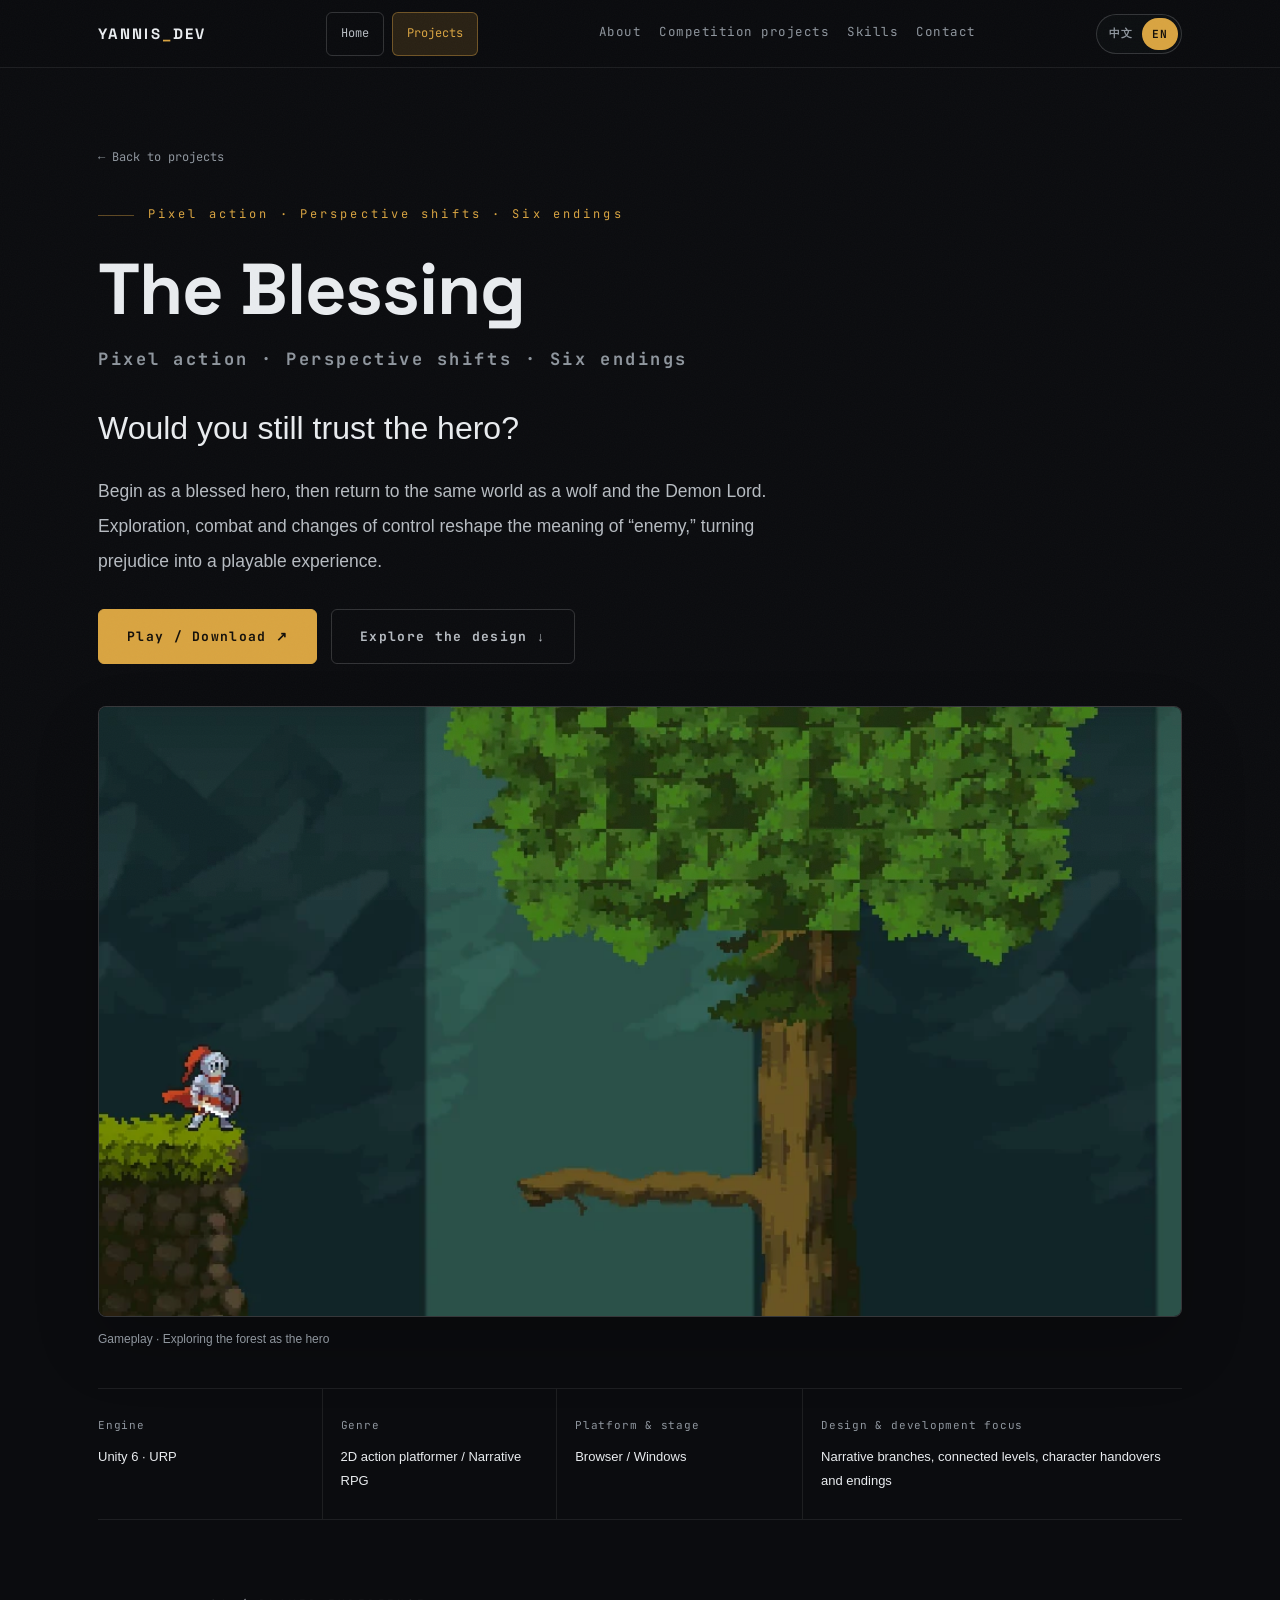
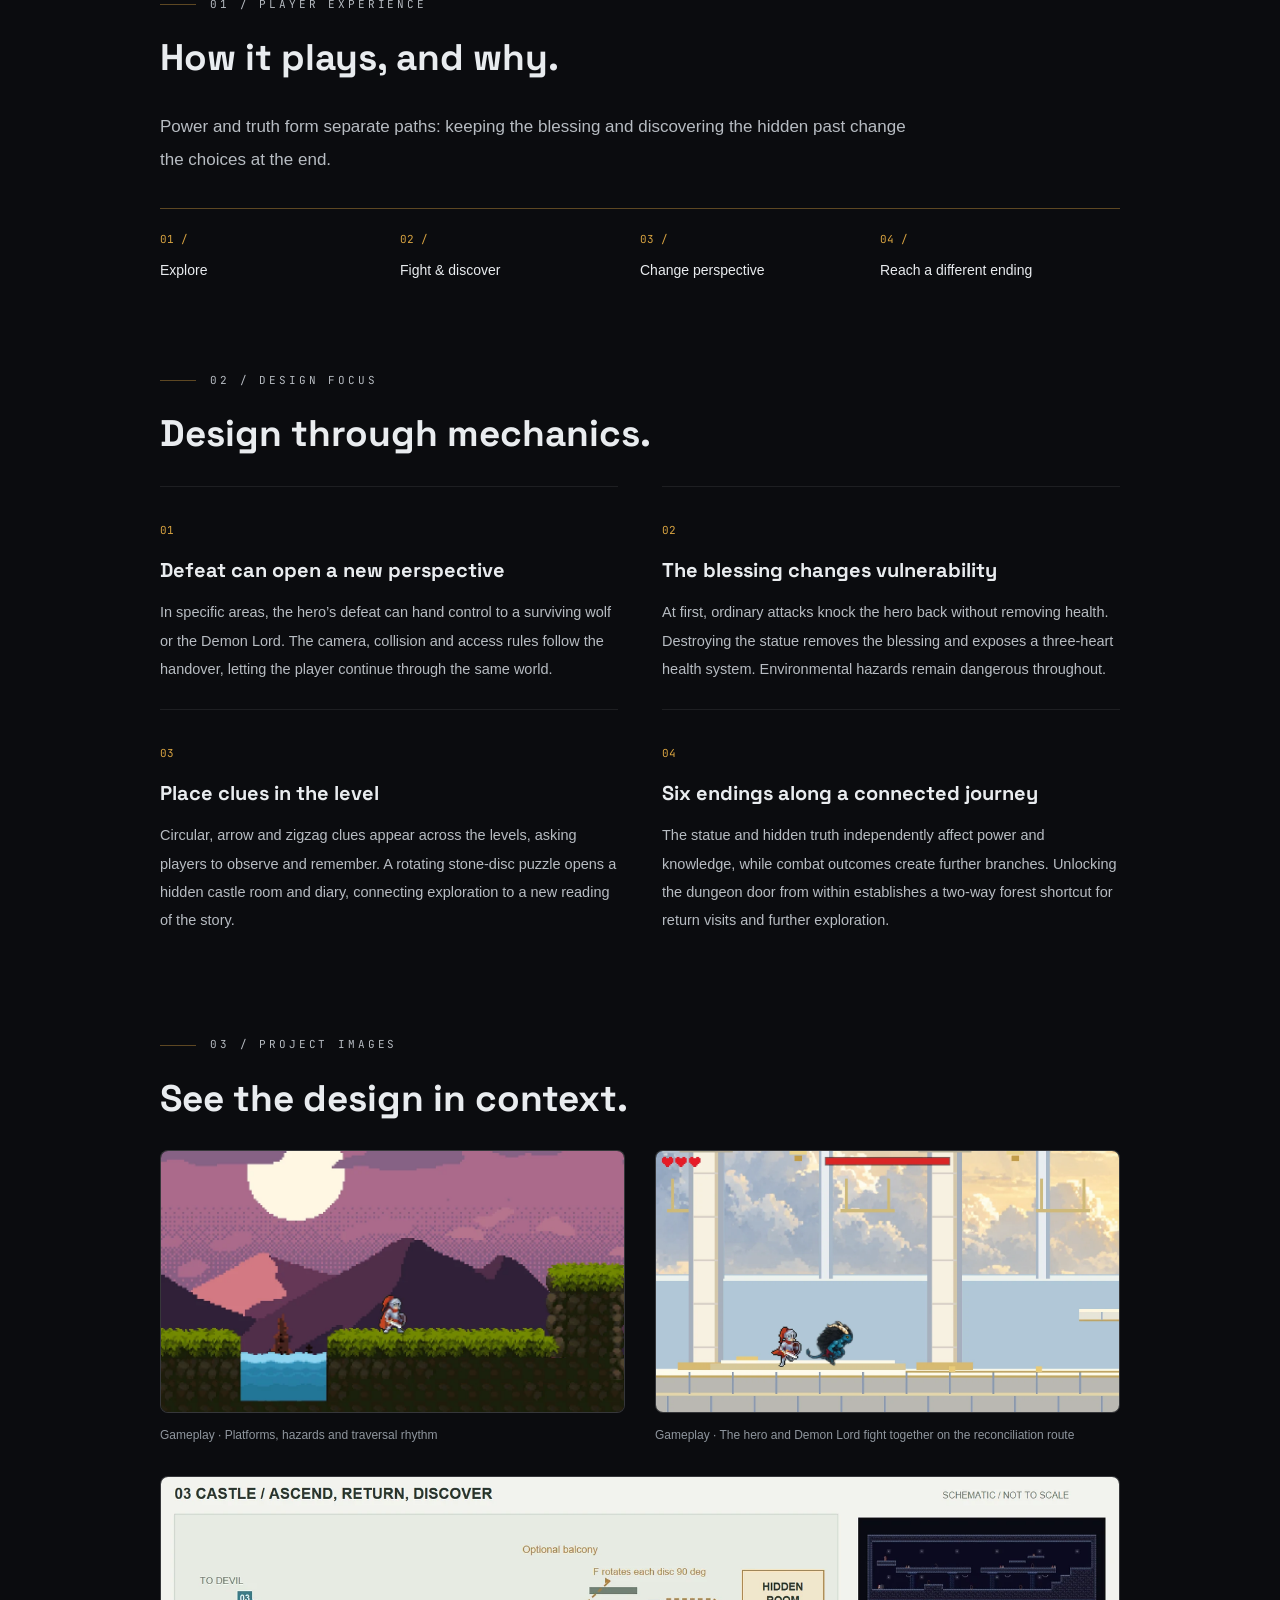
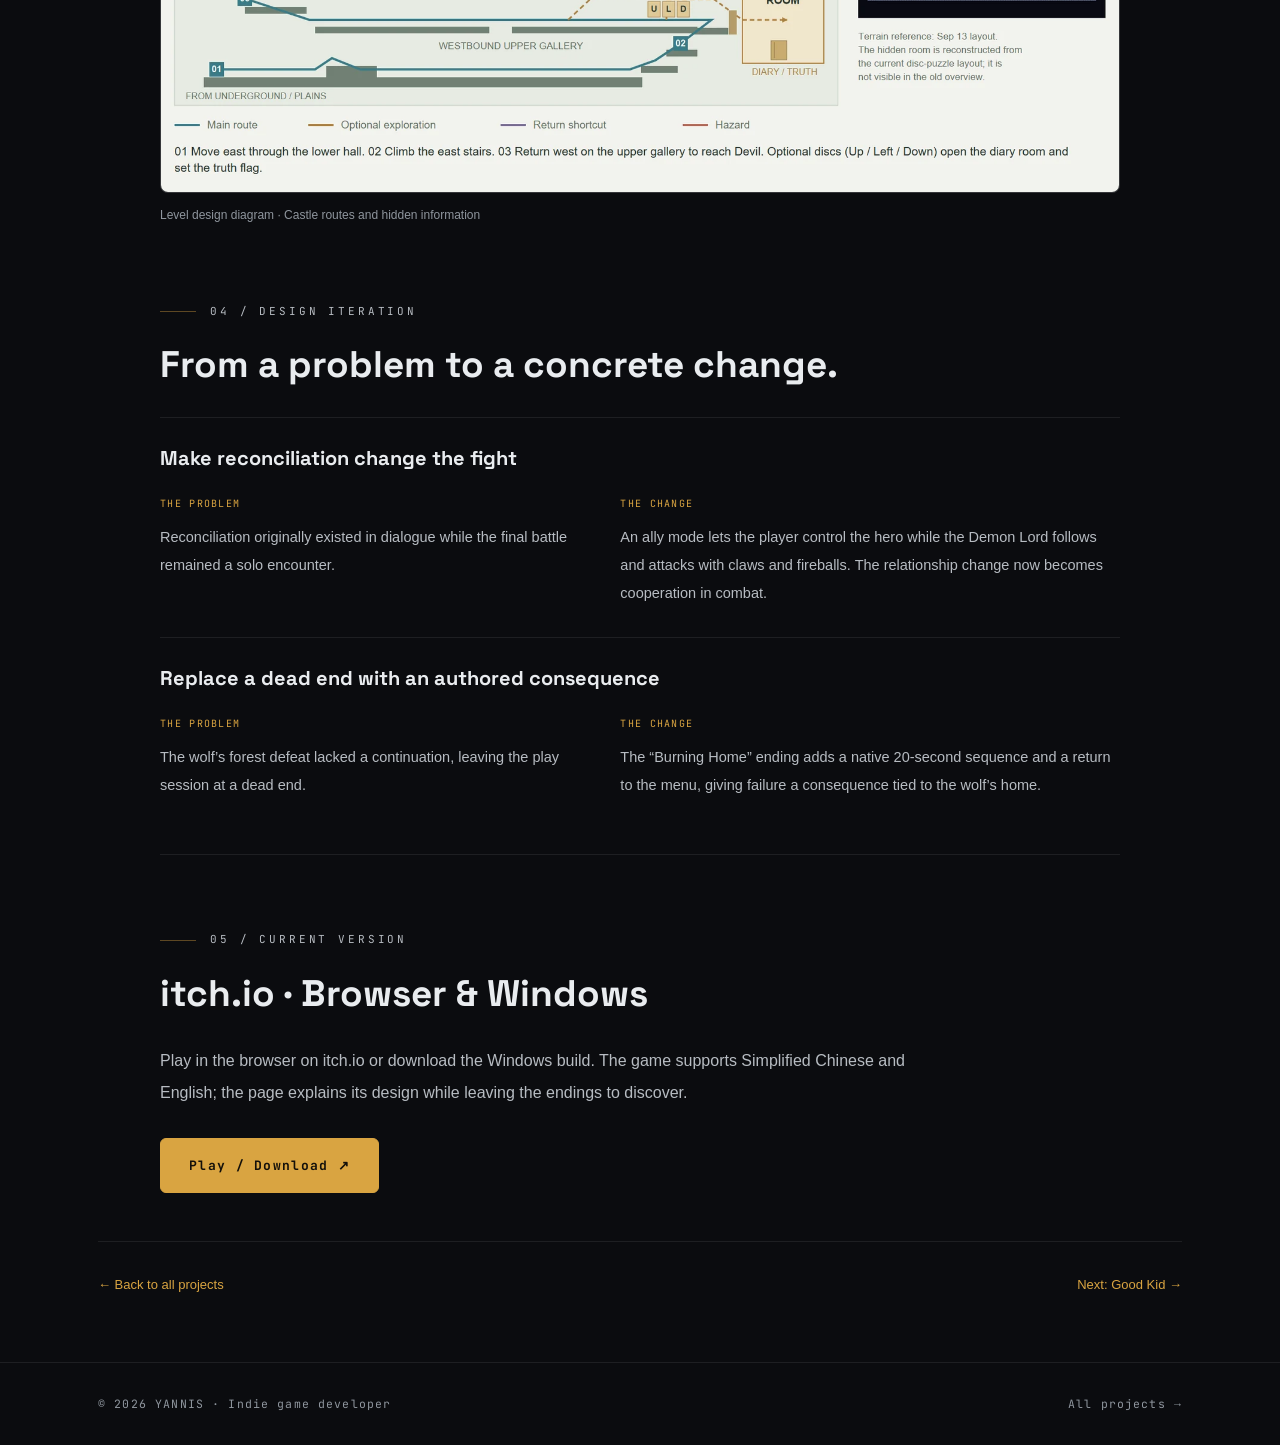
<file: rpg.html>
<!DOCTYPE html>

<html lang="zh-CN">
<head>
<meta charset="utf-8" /><title data-en="The Blessing · Game &amp; Design — Yannis">赐福 · 项目与设计 — Yannis</title>
<meta name="viewport" content="width=device-width, initial-scale=1" />
<meta name="description" content="从受神赐福的勇者出发，再以狼与魔王的身份重新走进同一个世界。探索、战斗与角色接管不断改写“敌人”的含义，让偏见成为操作中的体验。" />
<meta name="theme-color" content="#0b0c0f" />
<meta name="color-scheme" content="dark" />
<link rel="icon" href="data:image/svg+xml,%3Csvg xmlns='http://www.w3.org/2000/svg' viewBox='0 0 32 32'%3E%3Crect width='32' height='32' rx='7' fill='%230b0c0f'/%3E%3Ccircle cx='16' cy='16' r='6' fill='%23c8a96a'/%3E%3C/svg%3E" />
<link rel="stylesheet" href="assets/css/style.css?v=9" />
</head>
<body>
<a data-en="Skip to content" class="skip-link" href="#main">跳到主要内容</a>
<nav id="nav" aria-label="主导航" data-en-aria-label="Main navigation">
  <div class="nav-inner">
    <a class="logo" href="index.html" aria-label="Yannis 首页" data-en-aria-label="Yannis home">YANNIS<span class="accent">_</span>DEV</a>
    <div class="nav-primary">
      <a href="index.html" data-nav="home" data-en="Home">首页</a>
      <a href="projects.html" data-nav="projects" data-en="Projects">项目</a>
    </div>
    <ul id="site-nav-links" class="nav-links mono">
      <li><a href="index.html#about" data-nav="about" data-en="About">关于我</a></li>
      <li><a href="index.html#competitions" data-nav="competitions" data-en="Competition projects">比赛项目</a></li>
      <li><a href="index.html#skills" data-nav="skills" data-en="Skills">技能</a></li>
      <li><a href="index.html#contact" data-nav="contact" data-en="Contact">联系</a></li>
    </ul>
    <div class="nav-tools">
      <div id="nav-language"></div>
      <button type="button" class="nav-menu-toggle" aria-controls="site-nav-links" aria-expanded="false" aria-label="打开或关闭导航菜单" data-en-aria-label="Toggle navigation menu">
        <span class="menu-label" data-en="Menu">菜单</span>
        <svg class="menu-icon" viewBox="0 0 20 20" width="20" height="20" aria-hidden="true"><path d="M3 5h14M3 10h14M3 15h14" fill="none" stroke="currentColor" stroke-width="1.5" stroke-linecap="round" /></svg>
      </button>
    </div>
  </div>
</nav>
<main id="main" class="project-page">
<header class="article-hero">
<div class="container"><a data-en="← Back to projects" class="back-link mono" href="projects.html">← 返回项目列表</a>
<p data-en="Pixel action · Perspective shifts · Six endings" class="kicker">像素动作 · 视角反转 · 六种结局
</p>
<h1 data-en="The Blessing&lt;span class=&quot;project-subtitle&quot;&gt;Pixel action · Perspective shifts · Six endings&lt;/span&gt;">赐福<span class="project-subtitle">THE BLESSING</span>
</h1>
<p data-en="Would you still trust the hero?" class="project-pitch">换一个视角，你还会相信勇者吗？
</p>
<p data-en="Begin as a blessed hero, then return to the same world as a wolf and the Demon Lord. Exploration, combat and changes of control reshape the meaning of “enemy,” turning prejudice into a playable experience." class="lede">从受神赐福的勇者出发，再以狼与魔王的身份重新走进同一个世界。探索、战斗与角色接管不断改写“敌人”的含义，让偏见成为操作中的体验。
</p>
<div class="project-actions"><a data-en="Play / Download ↗" class="button solid" href="https://yannisgames.itch.io/the-blessing" target="_blank" rel="noopener">游玩 / 下载 ↗</a><a data-en="Explore the design ↓" class="button ghost" href="#design">查看设计 ↓</a>
</div>
</div>
</header>
<div class="container">
<figure class="project-figure project-figure-hero"><a class="media-frame" href="images/projects/blessing-forest.webp" target="_blank" rel="noopener"><img src="images/projects/blessing-forest.webp" alt="实机画面 · 勇者的森林探索" data-en-alt="Gameplay · Exploring the forest as the hero" width="960" height="540" fetchpriority=high decoding="async" /></a>
<figcaption data-en="Gameplay · Exploring the forest as the hero">实机画面 · 勇者的森林探索
</figcaption>
</figure>
<dl class="project-facts">
<div>
<dt data-en="Engine">引擎
</dt>
<dd data-en="Unity 6 · URP">Unity 6 · URP
</dd>
</div>
<div>
<dt data-en="Genre">类型
</dt>
<dd data-en="2D action platformer / Narrative RPG">2D 动作平台 / 叙事 RPG
</dd>
</div>
<div>
<dt data-en="Platform &amp; stage">平台与阶段
</dt>
<dd data-en="Browser / Windows">浏览器 / Windows
</dd>
</div>
<div>
<dt data-en="Design &amp; development focus">设计与开发重点
</dt>
<dd data-en="Narrative branches, connected levels, character handovers and endings">叙事分支、关卡回环、角色接管与结局设计
</dd>
</div>
</dl>
<div class="project-content">
<section class="project-section" id="experience">
<p data-en="01 / PLAYER EXPERIENCE" class="kicker">01 / 玩家体验
</p>
<h2 data-en="How it plays, and why.">怎么玩，为什么这样玩。
</h2>
<p data-en="Power and truth form separate paths: keeping the blessing and discovering the hidden past change the choices at the end." class="section-lead">力量与真相是两条独立的线：是否保留赐福、是否看见隐藏的往事，共同改变最后的选择。
</p>
<ol class="play-loop">
<li data-en="Explore">探索地形
</li>
<li data-en="Fight &amp; discover">战斗与发现
</li>
<li data-en="Change perspective">改变视角
</li>
<li data-en="Reach a different ending">走向不同结局
</li>
</ol>
</section>
<section class="project-section" id="design">
<p data-en="02 / DESIGN FOCUS" class="kicker">02 / 设计重点
</p>
<h2 data-en="Design through mechanics.">把主题做进机制里。
</h2>
<div class="design-grid">
<div class="design-item"><span class="mono design-index">01</span>
<h3 data-en="Defeat can open a new perspective">败北成为视角的入口
</h3>
<p data-en="In specific areas, the hero’s defeat can hand control to a surviving wolf or the Demon Lord. The camera, collision and access rules follow the handover, letting the player continue through the same world.">勇者在特定区域败北时，控制权可能交给仍活着的狼或魔王。镜头、碰撞与门禁跟随角色切换，玩家继续面对同一个世界，而非只回到读档界面。
</p>
</div>
<div class="design-item"><span class="mono design-index">02</span>
<h3 data-en="The blessing changes vulnerability">赐福改变你承受伤害的方式
</h3>
<p data-en="At first, ordinary attacks knock the hero back without removing health. Destroying the statue removes the blessing and exposes a three-heart health system. Environmental hazards remain dangerous throughout.">前期勇者受普通攻击只被击退、不掉生命；破坏神像后，赐福消失，三心生命条让普通攻击重新变得危险。地形危险始终有效，力量并不等于绝对安全。
</p>
</div>
<div class="design-item"><span class="mono design-index">03</span>
<h3 data-en="Place clues in the level">把观察线索放进关卡
</h3>
<p data-en="Circular, arrow and zigzag clues appear across the levels, asking players to observe and remember. A rotating stone-disc puzzle opens a hidden castle room and diary, connecting exploration to a new reading of the story.">圆形、箭形与折线线索分布在不同区域，玩家需要观察和记忆。城堡里的可旋转石盘通往隐藏房间与日记，让探索改变对故事的理解。
</p>
</div>
<div class="design-item"><span class="mono design-index">04</span>
<h3 data-en="Six endings along a connected journey">六种结局，一条可以回访的路
</h3>
<p data-en="The statue and hidden truth independently affect power and knowledge, while combat outcomes create further branches. Unlocking the dungeon door from within establishes a two-way forest shortcut for return visits and further exploration.">神像与隐藏真相分别影响力量和认知，战斗结果进一步分流。地下城的门首次从内侧解锁后，与森林树洞形成双向捷径，使回访和补充探索有空间依据。
</p>
</div>
</div>
</section>
<section class="project-section" id="gallery">
<p data-en="03 / PROJECT IMAGES" class="kicker">03 / 项目画面
</p>
<h2 data-en="See the design in context.">画面与设计相互对照。
</h2>
<div class="project-gallery">
<figure class="project-figure"><a class="media-frame" href="images/projects/blessing-outdoor.webp" target="_blank" rel="noopener"><img src="images/projects/blessing-outdoor.webp" alt="实机画面 · 平台、陷阱与地形节奏" data-en-alt="Gameplay · Platforms, hazards and traversal rhythm" width="960" height="540" loading=lazy decoding="async" /></a>
<figcaption data-en="Gameplay · Platforms, hazards and traversal rhythm">实机画面 · 平台、陷阱与地形节奏
</figcaption>
</figure>
<figure class="project-figure"><a class="media-frame" href="images/projects/blessing-alliance.webp" target="_blank" rel="noopener"><img src="images/projects/blessing-alliance.webp" alt="实机画面 · 和解线中勇者与魔王共同战斗" data-en-alt="Gameplay · The hero and Demon Lord fight together on the reconciliation route" width="1280" height="720" loading=lazy decoding="async" /></a>
<figcaption data-en="Gameplay · The hero and Demon Lord fight together on the reconciliation route">实机画面 · 和解线中勇者与魔王共同战斗
</figcaption>
</figure>
<figure class="project-figure"><a class="media-frame" href="images/projects/blessing-castle-plan.webp" target="_blank" rel="noopener"><img src="images/projects/blessing-castle-plan.webp" alt="关卡设计示意图 · 城堡的探索路径与隐藏信息" data-en-alt="Level design diagram · Castle routes and hidden information" width="1600" height="526" loading=lazy decoding="async" /></a>
<figcaption data-en="Level design diagram · Castle routes and hidden information">关卡设计示意图 · 城堡的探索路径与隐藏信息
</figcaption>
</figure>
</div>
</section>
<section class="project-section" id="iteration">
<p data-en="04 / DESIGN ITERATION" class="kicker">04 / 真实迭代
</p>
<h2 data-en="From a problem to a concrete change.">从问题，到具体改变。
</h2>
<div class="iteration-list">
<article class="iteration-item">
<h3 data-en="Make reconciliation change the fight">让和解落实到战斗
</h3>
<div class="iteration-copy">
<div>
<p data-en="THE PROBLEM" class="iteration-label mono">发现的问题
</p>
<p data-en="Reconciliation originally existed in dialogue while the final battle remained a solo encounter.">原版本的和解停留在对白，最终战仍是单人面对敌人，叙事与玩法脱节。
</p>
</div>
<div>
<p data-en="THE CHANGE" class="iteration-label mono">做出的调整
</p>
<p data-en="An ally mode lets the player control the hero while the Demon Lord follows and attacks with claws and fireballs. The relationship change now becomes cooperation in combat.">加入魔王同伴模式：玩家操控勇者，魔王自动跟随并使用爪击和火球。关系变化成为战斗中的实际协作。
</p>
</div>
</div>
</article>
<article class="iteration-item">
<h3 data-en="Replace a dead end with an authored consequence">用作者化后果替代软锁
</h3>
<div class="iteration-copy">
<div>
<p data-en="THE PROBLEM" class="iteration-label mono">发现的问题
</p>
<p data-en="The wolf’s forest defeat lacked a continuation, leaving the play session at a dead end.">狼在森林倒下后，缺少能继续的流程，失败成为中断。
</p>
</div>
<div>
<p data-en="THE CHANGE" class="iteration-label mono">做出的调整
</p>
<p data-en="The “Burning Home” ending adds a native 20-second sequence and a return to the menu, giving failure a consequence tied to the wolf’s home.">补成“燃烧的家园”结局，原生 20 秒演出后回到菜单，让失败也表达角色与家园的关系。
</p>
</div>
</div>
</article>
</div>
</section>
<section class="project-section availability">
<p data-en="05 / CURRENT VERSION" class="kicker">05 / 当前版本
</p>
<h2 data-en="itch.io · Browser &amp; Windows">itch.io · 浏览器与 Windows
</h2>
<p data-en="Play in the browser on itch.io or download the Windows build. The game supports Simplified Chinese and English; the page explains its design while leaving the endings to discover.">可在 itch.io 浏览器游玩，也提供 Windows 下载。游戏支持简体中文与英语；页面保留核心设计介绍，具体结局留给玩家发现。
</p>
<div class="project-actions"><a data-en="Play / Download ↗" class="button solid" href="https://yannisgames.itch.io/the-blessing" target="_blank" rel="noopener">游玩 / 下载 ↗</a>
</div>
</section>
</div>
<div class="project-next"><a data-en="← Back to all projects" href="projects.html">← 返回全部项目</a><a data-en="Next: Good Kid →" href="goodkid.html">下一个项目：Good Kid →</a>
</div>
</div>
</main>
<footer class="foot-bar">
<div class="container foot-bar-inner">
<p data-en="© 2026 YANNIS · Indie game developer">© 2026 YANNIS · 独立游戏开发者
</p><a data-en="All projects →" href="projects.html">全部项目 →</a>
</div>
</footer>
<script src="assets/js/site.js?v=3">
</script>
<script src="assets/js/i18n.js?v=15">
</script>
</body>
</html>
</file>
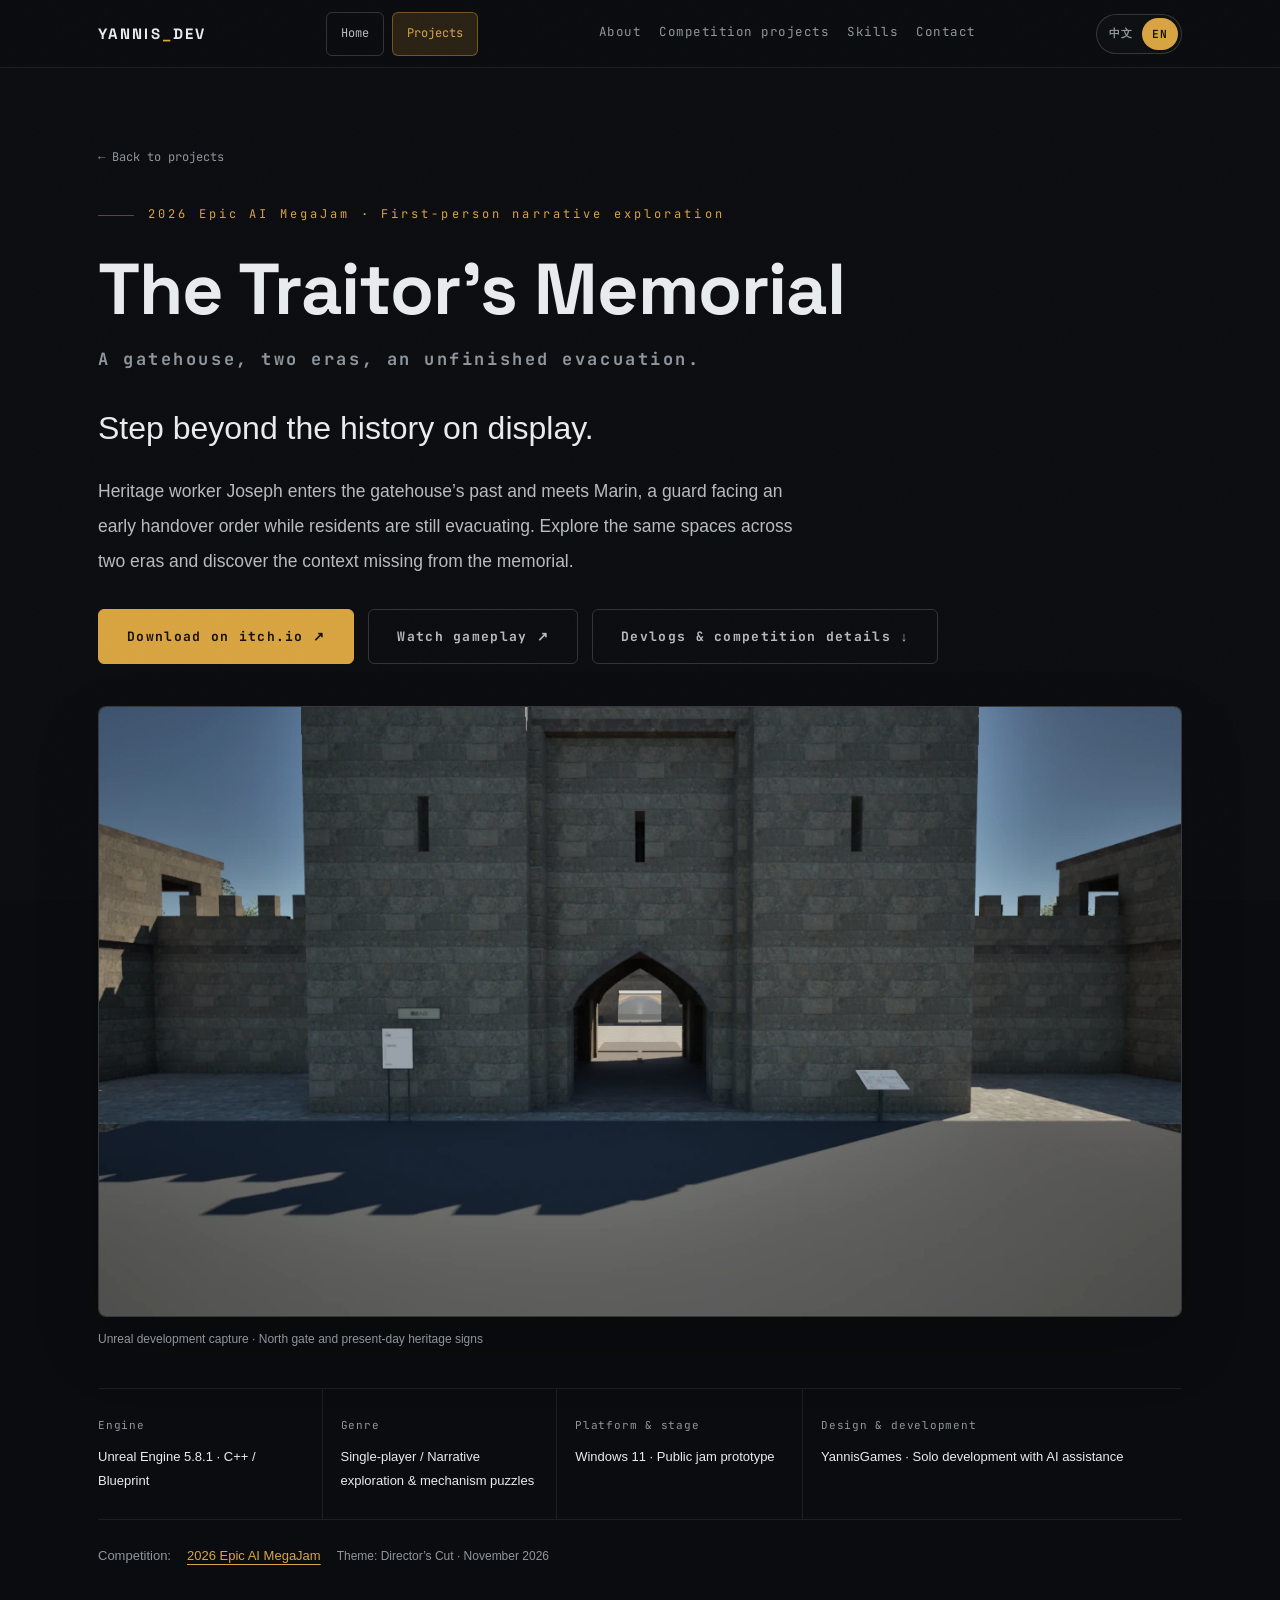
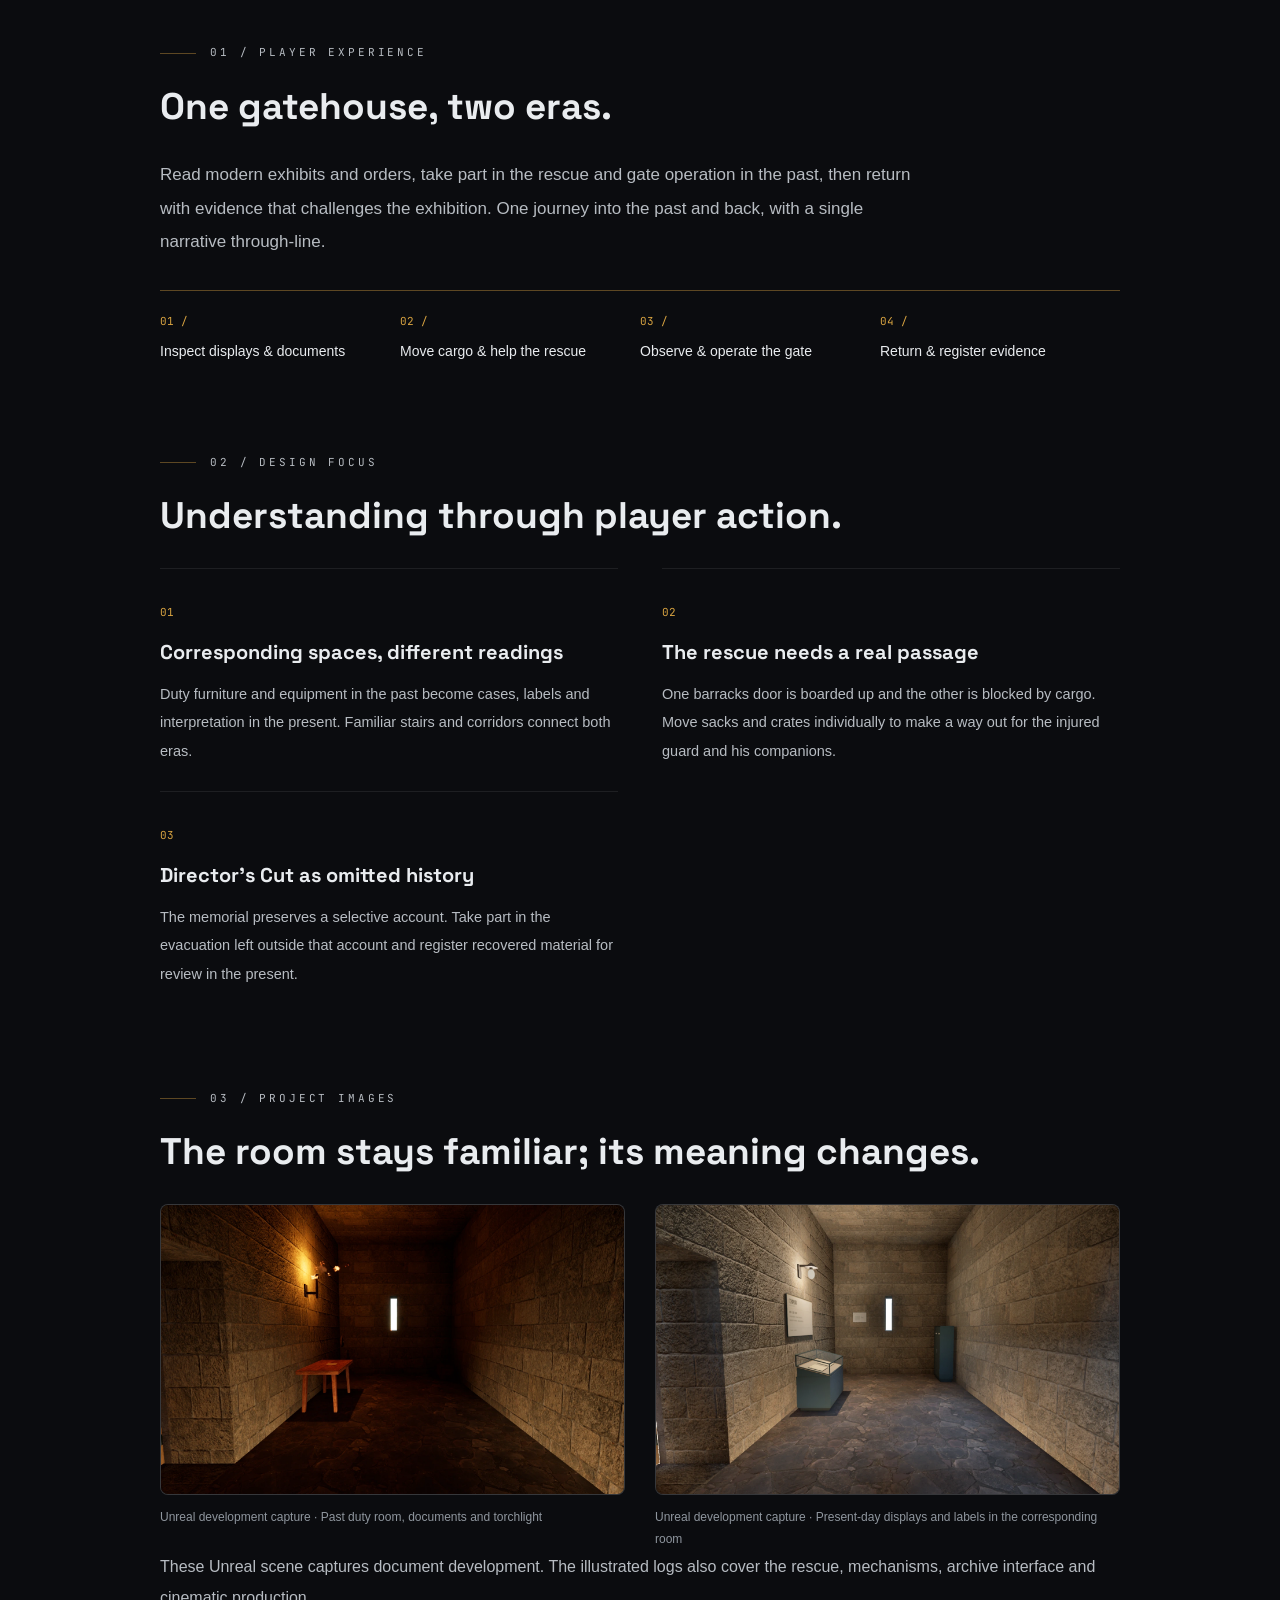
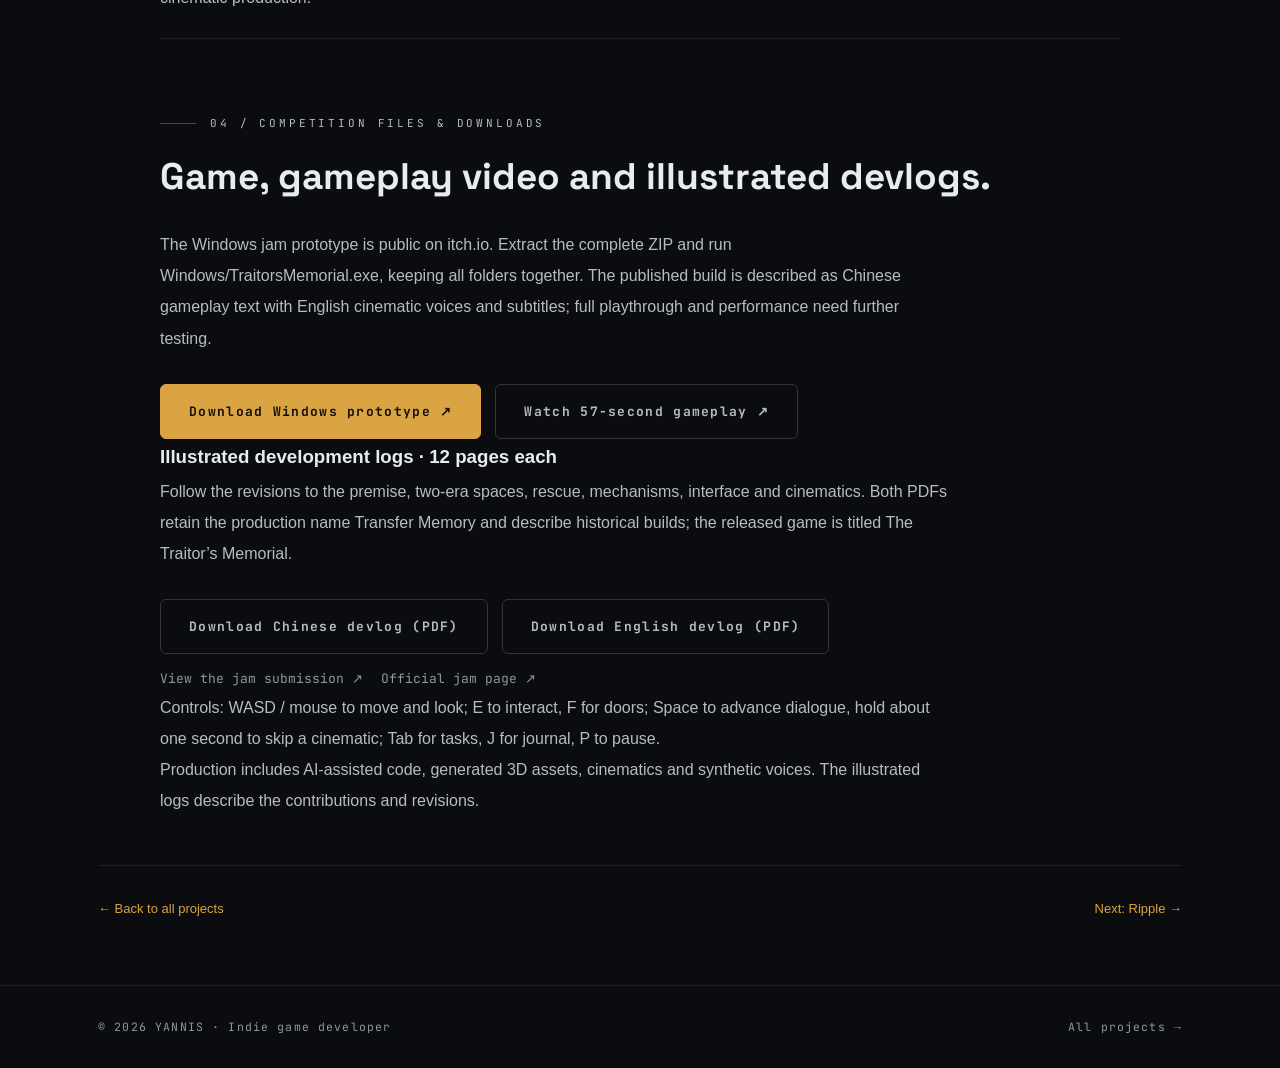
<file: transfer-memory.html>
<!DOCTYPE html>

<html lang="zh-CN">
<head>
<meta charset="utf-8" /><title data-en="The Traitor’s Memorial · Competition project — Yannis">叛徒的纪念馆 · 比赛项目 — Yannis</title>
<meta name="viewport" content="width=device-width, initial-scale=1" />
<meta name="description" content="2026 Epic AI MegaJam 参赛作品《叛徒的纪念馆》：第一人称古今叙事探索、营房救援与城门机关。查看开发画面、Windows 下载、实机视频和中英文图文开发日志。" />
<meta name="theme-color" content="#0b0c0f" />
<meta name="color-scheme" content="dark" />
<link rel="icon" href="data:image/svg+xml,%3Csvg xmlns='http://www.w3.org/2000/svg' viewBox='0 0 32 32'%3E%3Crect width='32' height='32' rx='7' fill='%230b0c0f'/%3E%3Ccircle cx='16' cy='16' r='6' fill='%23c8a96a'/%3E%3C/svg%3E" />
<link rel="stylesheet" href="assets/css/style.css?v=9" />
</head>
<body>
<a data-en="Skip to content" class="skip-link" href="#main">跳到主要内容</a>
<nav id="nav" aria-label="主导航" data-en-aria-label="Main navigation">
  <div class="nav-inner">
    <a class="logo" href="index.html" aria-label="Yannis 首页" data-en-aria-label="Yannis home">YANNIS<span class="accent">_</span>DEV</a>
    <div class="nav-primary">
      <a href="index.html" data-nav="home" data-en="Home">首页</a>
      <a href="projects.html" data-nav="projects" data-en="Projects">项目</a>
    </div>
    <ul id="site-nav-links" class="nav-links mono">
      <li><a href="index.html#about" data-nav="about" data-en="About">关于我</a></li>
      <li><a href="index.html#competitions" data-nav="competitions" data-en="Competition projects">比赛项目</a></li>
      <li><a href="index.html#skills" data-nav="skills" data-en="Skills">技能</a></li>
      <li><a href="index.html#contact" data-nav="contact" data-en="Contact">联系</a></li>
    </ul>
    <div class="nav-tools">
      <div id="nav-language"></div>
      <button type="button" class="nav-menu-toggle" aria-controls="site-nav-links" aria-expanded="false" aria-label="打开或关闭导航菜单" data-en-aria-label="Toggle navigation menu">
        <span class="menu-label" data-en="Menu">菜单</span>
        <svg class="menu-icon" viewBox="0 0 20 20" width="20" height="20" aria-hidden="true"><path d="M3 5h14M3 10h14M3 15h14" fill="none" stroke="currentColor" stroke-width="1.5" stroke-linecap="round" /></svg>
      </button>
    </div>
  </div>
</nav>
<main id="main" class="project-page">
<header class="article-hero"><div class="container">
<a data-en="← Back to projects" class="back-link mono" href="projects.html">← 返回项目列表</a><p data-en="2026 Epic AI MegaJam · First-person narrative exploration" class="kicker">2026 Epic AI MegaJam · 第一人称叙事探索</p><h1 data-en="The Traitor’s Memorial&lt;span class=&quot;project-subtitle&quot;&gt;A gatehouse, two eras, an unfinished evacuation.&lt;/span&gt;">叛徒的纪念馆<span class="project-subtitle">THE TRAITOR’S MEMORIAL</span></h1><p data-en="Step beyond the history on display." class="project-pitch">走进展签之外的历史。</p><p data-en="Heritage worker Joseph enters the gatehouse’s past and meets Marin, a guard facing an early handover order while residents are still evacuating. Explore the same spaces across two eras and discover the context missing from the memorial." class="lede">遗址维护员约瑟进入城门的过去，遇见正面临提前交接命令的守卫马林。居民尚未撤离；如今被称作破坏的动作，曾经意味着什么？在两个时代的同一处空间里，寻找展陈遗漏的上下文。</p><div class="project-actions"><a data-en="Download on itch.io ↗" class="button solid" href="https://yannisgames.itch.io/transfer-memory#download" target="_blank" rel="noopener">前往 itch.io 下载 ↗</a><a data-en="Watch gameplay ↗" class="button ghost" href="https://youtu.be/WlIQJYbaAM8" target="_blank" rel="noopener">观看实机演示 ↗</a><a data-en="Devlogs &amp; competition details ↓" class="button ghost" href="#files">开发日志与比赛资料 ↓</a></div></div></header>
<div class="container">
<figure class="project-figure project-figure-hero"><a class="media-frame" href="images/projects/memorial-gatehouse.webp" target="_blank" rel="noopener"><img src="images/projects/memorial-gatehouse.webp" alt="UE 开发画面 · 北门入口与现代遗址导视" data-en-alt="Unreal development capture · North gate and present-day heritage signs" width="1280" height="720" fetchpriority=high decoding="async" /></a><figcaption data-en="Unreal development capture · North gate and present-day heritage signs">UE 开发画面 · 北门入口与现代遗址导视</figcaption></figure><dl class="project-facts"><div><dt data-en="Engine">引擎</dt><dd data-en="Unreal Engine 5.8.1 · C++ / Blueprint">Unreal Engine 5.8.1 · C++ / Blueprint</dd></div><div><dt data-en="Genre">类型</dt><dd data-en="Single-player / Narrative exploration &amp; mechanism puzzles">单人 / 第一人称叙事与机关解谜</dd></div><div><dt data-en="Platform &amp; stage">平台与阶段</dt><dd data-en="Windows 11 · Public jam prototype">Windows 11 · 公开比赛原型</dd></div><div><dt data-en="Design &amp; development">设计与开发</dt><dd data-en="YannisGames · Solo development with AI assistance">YannisGames · 独立开发，AI 辅助</dd></div></dl><p class="project-competition"><span data-en="Competition:">比赛项目：</span><a data-en="2026 Epic AI MegaJam" class="competition-link" href="https://itch.io/jam/2026-epic-ai-megajam" target="_blank" rel="noopener">2026 Epic AI MegaJam</a><span data-en="Theme: Director’s Cut · November 2026" class="competition-date">主题：Director’s Cut · 2026 年 11 月</span></p>
<div class="project-content"><section class="project-section" id="experience"><p data-en="01 / PLAYER EXPERIENCE" class="kicker">01 / 玩家体验</p><h2 data-en="One gatehouse, two eras.">同一座城门，两种历史。</h2><p data-en="Read modern exhibits and orders, take part in the rescue and gate operation in the past, then return with evidence that challenges the exhibition. One journey into the past and back, with a single narrative through-line." class="section-lead">阅读现代展签与文书，回到古代参与救援和城门行动，再带着新的证据回看纪念馆中的叙述。一次往返、单线主线，以空间和行动补回被剪掉的历史。</p><ol class="play-loop"><li data-en="Inspect displays &amp; documents">巡检展台与文书</li><li data-en="Move cargo &amp; help the rescue">搬开货物，协助救援</li><li data-en="Observe &amp; operate the gate">观察并操作城门机关</li><li data-en="Return &amp; register evidence">回到现代，补充证据</li></ol></section><section class="project-section" id="design"><p data-en="02 / DESIGN FOCUS" class="kicker">02 / 设计重点</p><h2 data-en="Understanding through player action.">让理解来自玩家做过的事。</h2><div class="design-grid"><div class="design-item"><span class="mono design-index">01</span><h3 data-en="Corresponding spaces, different readings">对应空间，改变解读</h3><p data-en="Duty furniture and equipment in the past become cases, labels and interpretation in the present. Familiar stairs and corridors connect both eras.">古代的值守桌、器械与物资，在现代变为展柜、铭牌和馆方叙述。熟悉的楼梯与走廊让玩家把两个时代联系起来。</p></div><div class="design-item"><span class="mono design-index">02</span><h3 data-en="The rescue needs a real passage">救援要真正打开通道</h3><p data-en="One barracks door is boarded up and the other is blocked by cargo. Move sacks and crates individually to make a way out for the injured guard and his companions.">营房一门封板，另一门被货物堵住。玩家逐件移走麻袋与箱子，让伤员和同伴获得可以离开的通道。</p></div><div class="design-item"><span class="mono design-index">03</span><h3 data-en="Director’s Cut as omitted history">把主题落在历史的取舍上</h3><p data-en="The memorial preserves a selective account. Take part in the evacuation left outside that account and register recovered material for review in the present.">纪念馆保留了一种说法。玩家参与被删去的撤离过程，随后登记复核材料；主题通过物件、人物处境与行动展开。</p></div></div></section><section class="project-section" id="gallery"><p data-en="03 / PROJECT IMAGES" class="kicker">03 / 项目画面</p><h2 data-en="The room stays familiar; its meaning changes.">陈设改变，空间仍可辨认。</h2><div class="project-gallery"><figure class="project-figure"><a class="media-frame" href="images/projects/memorial-past.webp" target="_blank" rel="noopener"><img src="images/projects/memorial-past.webp" alt="UE 开发画面 · 古代值守空间、文书与火把" data-en-alt="Unreal development capture · Past duty room, documents and torchlight" width="1600" height="1000" loading=lazy decoding="async" /></a><figcaption data-en="Unreal development capture · Past duty room, documents and torchlight">UE 开发画面 · 古代值守空间、文书与火把</figcaption></figure><figure class="project-figure"><a class="media-frame" href="images/projects/memorial-present.webp" target="_blank" rel="noopener"><img src="images/projects/memorial-present.webp" alt="UE 开发画面 · 对应位置的现代展柜与说明牌" data-en-alt="Unreal development capture · Present-day displays and labels in the corresponding room" width="1600" height="1000" loading=lazy decoding="async" /></a><figcaption data-en="Unreal development capture · Present-day displays and labels in the corresponding room">UE 开发画面 · 对应位置的现代展柜与说明牌</figcaption></figure></div><p data-en="These Unreal scene captures document development. The illustrated logs also cover the rescue, mechanisms, archive interface and cinematic production.">以上为开发过程中的 UE 场景截图；图文日志另包含救援、机关、档案界面及 CG 制作过程。</p></section><section class="project-section availability" id="files"><p data-en="04 / COMPETITION FILES &amp; DOWNLOADS" class="kicker">04 / 比赛资料与下载</p><h2 data-en="Game, gameplay video and illustrated devlogs.">游戏、实机演示与图文开发日志。</h2><p data-en="The Windows jam prototype is public on itch.io. Extract the complete ZIP and run Windows/TraitorsMemorial.exe, keeping all folders together. The published build is described as Chinese gameplay text with English cinematic voices and subtitles; full playthrough and performance need further testing.">Windows 比赛原型已在 itch.io 公开。完整解压 ZIP 后运行 Windows/TraitorsMemorial.exe，并保留所有文件夹。公开包说明为中文玩法文本、英文 CG 配音与字幕；完整游玩和性能仍需进一步验证。</p><div class="project-actions"><a data-en="Download Windows prototype ↗" class="button solid" href="https://yannisgames.itch.io/transfer-memory#download" target="_blank" rel="noopener">下载 Windows 原型 ↗</a><a data-en="Watch 57-second gameplay ↗" class="button ghost" href="https://youtu.be/WlIQJYbaAM8" target="_blank" rel="noopener">观看 57 秒实机演示 ↗</a></div><h3 data-en="Illustrated development logs · 12 pages each">中英文图文开发日志 · 各 12 页</h3><p data-en="Follow the revisions to the premise, two-era spaces, rescue, mechanisms, interface and cinematics. Both PDFs retain the production name Transfer Memory and describe historical builds; the released game is titled The Traitor’s Memorial.">从选题、古今场景，到救援返工、机关、界面和 CG 制作，记录设计如何改变。两份 PDF 保留制作时的 Transfer Memory 名称与历史版本说明；游戏正式发布名为 The Traitor’s Memorial。</p><div class="project-actions"><a data-en="Download Chinese devlog (PDF)" class="button ghost" href="downloads/transfer-memory/devlog-zh.pdf" download>下载中文图文日志（PDF）</a><a data-en="Download English devlog (PDF)" class="button ghost" href="downloads/transfer-memory/devlog-en.pdf" download>下载英文图文日志（PDF）</a></div><div class="practice-links"><a data-en="View the jam submission ↗" class="practice-link external" href="https://itch.io/jam/2026-epic-ai-megajam/rate/5368140" target="_blank" rel="noopener">查看正式参赛页面 ↗</a><a data-en="Official jam page ↗" class="practice-link external" href="https://itch.io/jam/2026-epic-ai-megajam" target="_blank" rel="noopener">赛事官方页面 ↗</a></div><p data-en="Controls: WASD / mouse to move and look; E to interact, F for doors; Space to advance dialogue, hold about one second to skip a cinematic; Tab for tasks, J for journal, P to pause.">操作：WASD / 鼠标移动与观察；E 交互，F 操作门；空格推进对白，长按约 1 秒跳过 CG；Tab 任务单，J 日志，P 暂停。</p><p data-en="Production includes AI-assisted code, generated 3D assets, cinematics and synthetic voices. The illustrated logs describe the contributions and revisions.">制作包含 AI 辅助代码、生成式 3D 资产、CG 与合成配音；图文日志说明具体分工和返工过程。</p></section></div><div class="project-next"><a data-en="← Back to all projects" class="" href="projects.html">← 返回全部项目</a><a data-en="Next: Ripple →" class="" href="ripple.html">下一个项目：涟漪 →</a></div></div></main>
<footer class="foot-bar">
<div class="container foot-bar-inner">
<p data-en="© 2026 YANNIS · Indie game developer">© 2026 YANNIS · 独立游戏开发者
</p><a data-en="All projects →" href="projects.html">全部项目 →</a>
</div>
</footer>
<script src="assets/js/site.js?v=3">
</script>
<script src="assets/js/i18n.js?v=15">
</script>
</body>
</html>
</file>
<file: assets/css/style.css>
/* ==========================================================================
   Yannis · 游戏开发作品集 — 定制设计系统 V3
   方向：游戏行业高级定制质感 · 近黑底 + 暖铜点缀 · 编辑部式排版 · 克制动效
   字体：Space Grotesk（展示/拉丁）+ 系统中文字体 + JetBrains Mono（标签/数字）
   ========================================================================== */

@font-face {
	font-family: "Space Grotesk";
	font-style: normal;
	font-weight: 500;
	font-display: swap;
	src: url("../fonts/space-grotesk-500.woff2") format("woff2");
	unicode-range: U+0000-00FF, U+0131, U+0152-0153, U+2000-206F;
}
@font-face {
	font-family: "Space Grotesk";
	font-style: normal;
	font-weight: 700;
	font-display: swap;
	src: url("../fonts/space-grotesk-700.woff2") format("woff2");
	unicode-range: U+0000-00FF, U+0131, U+0152-0153, U+2000-206F;
}
@font-face {
	font-family: "JetBrains Mono";
	font-style: normal;
	font-weight: 400;
	font-display: swap;
	src: url("../fonts/jetbrains-mono-400.woff2") format("woff2");
	unicode-range: U+0000-00FF, U+0131, U+0152-0153, U+2000-206F;
}
@font-face {
	font-family: "JetBrains Mono";
	font-style: normal;
	font-weight: 700;
	font-display: swap;
	src: url("../fonts/jetbrains-mono-700.woff2") format("woff2");
	unicode-range: U+0000-00FF, U+0131, U+0152-0153, U+2000-206F;
}

:root {
	--bg: #0b0c0f;
	--bg-2: #0f1114;
	--surface: #14171c;
	--surface-2: #181c22;
	--line: rgba(255, 255, 255, 0.08);
	--line-strong: rgba(255, 255, 255, 0.16);
	--text: #e9ecef;
	--text-dim: #b7bcc2;
	--muted: #8f969e;
	--accent: #d9a441;
	--accent-bright: #e0b25e;
	--accent-dim: rgba(217, 164, 65, 0.15);
	--accent-line: rgba(217, 164, 65, 0.4);
	--radius: 8px;
	--radius-sm: 4px;
	--font-display: "Space Grotesk", -apple-system, "PingFang SC", "Microsoft YaHei", "Noto Sans SC", sans-serif;
	--font-body: -apple-system, "Segoe UI", "PingFang SC", "Microsoft YaHei", "Noto Sans SC", sans-serif;
	--font-mono: "JetBrains Mono", ui-monospace, "Cascadia Code", Consolas, monospace;
	--ease: cubic-bezier(0.22, 1, 0.36, 1);
	--nav-h: 68px;
}

* { margin: 0; padding: 0; box-sizing: border-box; }

html {
	scroll-behavior: smooth;
	color-scheme: dark;
}

body {
	background: var(--bg);
	color: var(--text);
	font-family: var(--font-body);
	font-size: 16px;
	line-height: 1.95;
	-webkit-font-smoothing: antialiased;
	overflow-x: hidden;
}

/* 胶片颗粒：极低透明度覆盖层，提升暗色质感 */
body::after {
	content: "";
	position: fixed;
	inset: 0;
	z-index: 9999;
	pointer-events: none;
	opacity: 0.05;
	background-image: url("data:image/svg+xml,%3Csvg xmlns='http://www.w3.org/2000/svg' width='160' height='160'%3E%3Cfilter id='n'%3E%3CfeTurbulence type='fractalNoise' baseFrequency='0.85' numOctaves='2'/%3E%3C/filter%3E%3Crect width='100%25' height='100%25' filter='url(%23n)' opacity='0.55'/%3E%3C/svg%3E");
}

::selection { background: var(--accent); color: #14100a; }

a { color: inherit; text-decoration: none; }
img { display: block; max-width: 100%; height: auto; }

.container { max-width: 1140px; margin: 0 auto; padding: 0 28px; }

.mono { font-family: var(--font-mono); }
.accent { color: var(--accent); }

button, a { touch-action: manipulation; -webkit-tap-highlight-color: transparent; }

a:focus-visible, button:focus-visible {
	outline: 2px solid var(--accent);
	outline-offset: 3px;
	border-radius: 4px;
}

h1, h2, h3 { text-wrap: balance; }

article { scroll-margin-top: calc(var(--nav-h) + 24px); }
.section[id], .contact[id], #main { scroll-margin-top: calc(var(--nav-h) + 24px); }

/* 跳转正文链接（键盘可达） */
.skip-link {
	position: absolute;
	left: -9999px;
	top: 0;
	z-index: 10011;
	background: var(--accent);
	color: #14100a;
	padding: 0.6rem 1.2rem;
	border-radius: 0 0 8px 0;
	font-weight: 700;
}
	.skip-link:focus-visible { left: 0; }

/* ==========================================================================
   导航
   ========================================================================== */
#nav {
	position: fixed;
	top: 0; left: 0; right: 0;
	z-index: 100;
	height: var(--nav-h);
	display: flex;
	align-items: center;
	border-bottom: 1px solid var(--line);
	background: rgba(11, 12, 15, 0.94);
	transition: background-color 0.35s ease, border-color 0.35s ease;
}

	#nav.scrolled {
		background: rgba(11, 12, 15, 0.78);
		-webkit-backdrop-filter: blur(14px);
		backdrop-filter: blur(14px);
		border-bottom-color: var(--line);
	}

	.nav-inner {
		max-width: 1140px;
		width: 100%;
		margin: 0 auto;
		padding: 0 28px;
		display: flex;
		align-items: center;
		justify-content: space-between;
		gap: 20px;
	}

	.logo { flex-shrink: 0; }
	.nav-primary { display: flex; align-items: center; gap: 8px; flex-shrink: 0; }
	.nav-primary a { display: inline-flex; align-items: center; justify-content: center; min-height: 44px; padding: 8px 14px; border: 1px solid var(--line-strong); border-radius: 6px; color: var(--text-dim); font: 12px var(--font-mono); line-height: 1.4; }
	.nav-primary a:hover, .nav-primary a.active { border-color: var(--accent-line); background: var(--accent-dim); color: var(--accent); }
	.nav-tools { display: flex; align-items: center; gap: 10px; flex-shrink: 0; }
	.nav-menu-toggle { display: none; align-items: center; justify-content: center; gap: 8px; min-width: 44px; min-height: 44px; padding: 8px 12px; border: 1px solid var(--line-strong); border-radius: 6px; color: var(--text); background: var(--surface); cursor: pointer; font: 12px var(--font-mono); }
	.nav-menu-toggle[aria-expanded="true"] { color: var(--accent); border-color: var(--accent-line); background: var(--accent-dim); }
	#nav #langSwitch { position: static; margin: 0; inset: auto; min-height: 40px; align-items: stretch; }
	#nav #langSwitch button { min-width: 36px; padding: 6px 9px; }

	.logo {
		font-family: var(--font-display);
		font-weight: 700;
		font-size: 15px;
		letter-spacing: 0.14em;
		color: var(--text);
	}

		.logo .accent { color: var(--accent); }

	.nav-links {
		display: flex;
		align-items: center;
		gap: 18px;
		list-style: none;
	}

		.nav-links a:not(.button) {
			font-family: var(--font-mono);
			font-size: 12.5px;
			letter-spacing: 0.04em;
			color: var(--muted);
			transition: color 0.2s ease;
		}

			.nav-links a:not(.button) {
			background-image: linear-gradient(var(--accent), var(--accent));
			background-repeat: no-repeat;
			background-size: 0% 1px;
			background-position: 0 100%;
			transition: color 0.2s ease, background-size 0.2s ease;
			padding-bottom: 3px;
		}

			.nav-links a:not(.button):hover {
				color: var(--text);
				background-size: 100% 1px;
			}

		.nav-links li.active a:not(.button) {
			color: var(--accent);
		}
		.nav-links a[aria-current] { color: var(--accent); }
		.nav-links a:not(.button) { display: inline-flex; align-items: center; min-height: 44px; }

@media (max-width: 1050px) {
	#nav .nav-inner { justify-content: space-between; gap: 8px; padding: 0 16px; }
	#nav .logo { display: none; }
	#nav.nav-enhanced .nav-menu-toggle { display: inline-flex; }
	#nav .nav-links { position: absolute; top: var(--nav-h); left: 0; right: 0; display: grid; grid-template-columns: 1fr 1fr; gap: 6px 20px; padding: 18px 24px; background: var(--bg-2); border-bottom: 1px solid var(--line-strong); box-shadow: 0 18px 30px rgba(0,0,0,.24); }
	#nav.nav-enhanced:not(.menu-open) .nav-links { display: none; }
	#nav .nav-links a:not(.button) { display: flex; font-size: 13px; padding: 10px 0; line-height: 1.6; }
	#nav .nav-links li { min-width: 0; }
}
@media (max-width: 480px) {
	#nav .nav-inner { padding: 0 12px; }
	#nav .nav-primary { gap: 6px; }
	#nav .nav-primary a { padding: 8px 9px; font-size: 12px; }
	#nav .nav-tools { gap: 6px; }
	#nav .nav-menu-toggle { padding: 8px; }
	#nav .menu-label { display: none; }
}

/* ==========================================================================
   英雄区
   ========================================================================== */
.hero {
	position: relative;
	min-height: 100svh;
	display: flex;
	align-items: center;
	overflow: hidden;
}

	.hero-bg {
		position: absolute;
		inset: 0;
		background: url("../../images/projects/greed-research.webp") center 40% / cover no-repeat;
		opacity: 0.55;
	}

		.hero-bg::after {
			content: "";
			position: absolute;
			inset: 0;
			background:
				radial-gradient(ellipse 70% 55% at 24% 44%, rgba(11, 12, 15, 0) 0%, rgba(11, 12, 15, 0.66) 100%),
				linear-gradient(180deg, rgba(11, 12, 15, 0.5) 0%, rgba(11, 12, 15, 0.18) 42%, var(--bg) 98%);
		}

	.hero-inner {
		position: relative;
		z-index: 2;
		width: 100%;
		max-width: 1140px;
		margin: 0 auto;
		padding: calc(var(--nav-h) + 48px) 28px 96px;
	}

	.hero-kicker {
		display: inline-flex;
		align-items: center;
		gap: 12px;
		font-family: var(--font-mono);
		font-size: 12.5px;
		letter-spacing: 0.22em;
		color: var(--accent);
		margin-bottom: 28px;
	}

		.hero-kicker::before {
			content: "";
			width: 36px;
			height: 1px;
			background: var(--accent-line);
		}

	.hero h1 {
		font-family: var(--font-display);
		font-weight: 700;
		font-size: clamp(44px, 7.4vw, 92px);
		line-height: 1.04;
		letter-spacing: -0.015em;
		margin-bottom: 30px;
	}

	.hero-sub {
		max-width: 560px;
		font-size: 18px;
		line-height: 1.9;
		color: var(--text-dim);
		margin-bottom: 40px;
	}

	.hero-cta {
		display: flex;
		flex-wrap: wrap;
		align-items: center;
		gap: 18px;
		margin-bottom: 64px;
	}

	.hero-meta {
		display: flex;
		flex-wrap: wrap;
		gap: 10px 28px;
		font-family: var(--font-mono);
		font-size: 11.5px;
		letter-spacing: 0.18em;
		color: var(--muted);
	}

		.hero-meta span::before {
			content: "/ ";
			color: var(--accent-line);
		}

	.hero-scroll {
		position: absolute;
		bottom: 26px;
		left: 50%;
		transform: translateX(-50%);
		font-family: var(--font-mono);
		font-size: 10.5px;
		letter-spacing: 0.4em;
		color: var(--muted);
		animation: bob 2.6s var(--ease) infinite;
	}

@keyframes bob {
	0%, 100% { transform: translate(-50%, 0); opacity: 0.55; }
	50% { transform: translate(-50%, 8px); opacity: 1; }
}

/* ==========================================================================
   按钮
   ========================================================================== */
.button {
	display: inline-flex;
	align-items: center;
	gap: 10px;
	font-family: var(--font-mono);
	font-size: 13px;
	font-weight: 700;
	letter-spacing: 0.1em;
	padding: 14px 28px;
	border-radius: 6px;
	border: 1px solid var(--accent-line);
	color: var(--accent);
	background: transparent;
	cursor: pointer;
	transition: background-color 0.25s ease, color 0.25s ease, border-color 0.25s ease, transform 0.25s var(--ease);
}

	.button:hover {
		background: var(--accent);
		border-color: var(--accent);
		color: #14100a;
		transform: translateY(-2px);
	}

	.button.solid {
		background: var(--accent);
		border-color: var(--accent);
		color: #14100a;
	}

		.button.solid:hover {
			background: var(--accent-bright);
			border-color: var(--accent-bright);
		}

	.button.ghost {
		border-color: var(--line-strong);
		color: var(--text-dim);
	}

		.button.ghost:hover {
			border-color: var(--accent-line);
			color: var(--accent);
			background: transparent;
		}

	.button .arr { transition: transform 0.25s var(--ease); }
	.button:hover .arr { transform: translateX(4px); }

/* ==========================================================================
   通用段落
   ========================================================================== */
.section { padding: clamp(64px, 10vw, 128px) 0; }

	.section + .section { padding-top: 0; }

.section-head { margin-bottom: 56px; }

.kicker {
	display: flex;
	align-items: center;
	gap: 14px;
	font-family: var(--font-mono);
	font-size: 12px;
	letter-spacing: 0.26em;
	color: var(--accent);
	margin-bottom: 20px;
}

	.kicker::before { content: ""; width: 36px; height: 1px; background: var(--accent-line); }
	.kicker .idx { color: var(--muted); }

.section-title {
	font-family: var(--font-display);
	font-weight: 700;
	font-size: clamp(30px, 4.2vw, 46px);
	line-height: 1.16;
	letter-spacing: -0.01em;
	margin-bottom: 16px;
}

.section-desc {
	max-width: 640px;
	color: var(--muted);
	line-height: 1.9;
}

/* ==========================================================================
   数据带
   ========================================================================== */
.stats {
	border-top: 1px solid var(--line);
	border-bottom: 1px solid var(--line);
	background: var(--bg-2);
}

	.stats-grid {
		display: grid;
		grid-template-columns: repeat(4, 1fr);
	}

	.stat {
		padding: 34px 20px;
		text-align: center;
		border-left: 1px solid var(--line);
	}

		.stat:first-child { border-left: 0; }

		.stat .num {
			display: block;
			font-family: var(--font-mono);
			font-weight: 700;
			font-size: clamp(26px, 3vw, 36px);
			color: var(--text);
			font-variant-numeric: tabular-nums;
			line-height: 1.25;
		}

			.stat .num .unit { font-size: 0.5em; color: var(--accent); margin-left: 4px; letter-spacing: 0; }

		.stat .lbl {
			font-family: var(--font-mono);
			font-size: 11px;
			letter-spacing: 0.22em;
			color: var(--muted);
		}

/* ==========================================================================
   作品集入口
   ========================================================================== */
.gateway {
	display: grid;
	grid-template-columns: 1.1fr 1fr;
	border: 1px solid var(--line);
	border-radius: var(--radius);
	overflow: hidden;
	background: var(--surface);
	transition: border-color 0.3s ease, transform 0.4s var(--ease), box-shadow 0.4s ease;
}

	.gateway:hover {
		border-color: var(--accent-line);
		transform: translateY(-4px);
		box-shadow: 0 30px 80px rgba(0, 0, 0, 0.45);
	}

	.gateway-media {
		position: relative;
		min-height: 340px;
		overflow: hidden;
	}

		.gateway-media img {
			position: absolute;
			inset: 0;
			width: 100%; height: 100%;
			object-fit: cover;
			object-position: left center;
			transition: transform 0.8s var(--ease);
		}

		.gateway:hover .gateway-media img { transform: scale(1.04); }

		.gateway-media::after {
			content: "";
			position: absolute; inset: 0;
			background: linear-gradient(90deg, transparent 55%, rgba(20, 23, 28, 0.92) 100%);
		}

	.gateway-body {
		padding: 52px 48px;
		display: flex;
		flex-direction: column;
		justify-content: center;
	}

		.gateway-body .section-title { margin-bottom: 14px; }
		.gateway-body p { color: var(--text-dim); margin-bottom: 30px; }

/* ==========================================================================
   关于
   ========================================================================== */
.about-grid {
	display: grid;
	grid-template-columns: 7fr 5fr;
	gap: 72px;
	align-items: start;
}

	.about-copy p {
		color: var(--text-dim);
		margin-bottom: 22px;
	}

		.about-copy p strong { color: var(--text); }

	.cap-list { list-style: none; border-top: 1px solid var(--line); }

		.cap-list li {
			display: flex;
			align-items: baseline;
			gap: 16px;
			padding: 15px 2px;
			border-bottom: 1px solid var(--line);
			font-size: 15px;
			color: var(--text-dim);
			transition: color 0.2s ease, padding-left 0.3s var(--ease);
		}

			.cap-list li:hover { color: var(--text); padding-left: 8px; }

			.cap-list .no {
				font-family: var(--font-mono);
				font-size: 11px;
				color: var(--accent);
				letter-spacing: 0.1em;
			}

/* ==========================================================================
   经历时间线
   ========================================================================== */
.timeline { list-style: none; border-left: 1px solid var(--line-strong); margin-left: 6px; }

	.timeline li {
		position: relative;
		padding: 0 0 44px 40px;
	}

		.timeline li:last-child { padding-bottom: 0; }

		.timeline li::before {
			content: "";
			position: absolute;
			left: -5.5px;
			top: 12px;
			width: 10px; height: 10px;
			border-radius: 50%;
			background: var(--bg);
			border: 2px solid var(--accent);
		}

		.timeline .when {
			font-family: var(--font-mono);
			font-size: 12px;
			letter-spacing: 0.16em;
			color: var(--accent);
			display: block;
			margin-bottom: 8px;
		}

		.timeline h3 {
			font-family: var(--font-display);
			font-size: 21px;
			font-weight: 700;
			margin-bottom: 10px;
		}

			.timeline h3 .tag {
				font-family: var(--font-mono);
				font-size: 11px;
				font-weight: 400;
				letter-spacing: 0.12em;
				color: var(--muted);
				border: 1px solid var(--line);
				padding: 3px 10px;
				border-radius: 999px;
				margin-left: 12px;
				vertical-align: 3px;
			}

		.timeline p { color: var(--text-dim); max-width: 720px; }
		.timeline ul { margin-top: 12px; }

/* ==========================================================================
   工作流
   ========================================================================== */
.flow-grid {
	display: grid;
	grid-template-columns: repeat(4, 1fr);
	gap: 1px;
	background: var(--line);
	border: 1px solid var(--line);
	border-radius: var(--radius);
	overflow: hidden;
}

	.flow-step {
		background: var(--surface);
		padding: 34px 28px 38px;
		transition: background-color 0.3s ease;
	}

		.flow-step:hover { background: var(--surface-2); }

		.flow-step .no {
			font-family: var(--font-mono);
			font-size: 12px;
			letter-spacing: 0.2em;
			color: var(--accent);
			display: block;
			margin-bottom: 40px;
		}

		.flow-step h3 {
			font-family: var(--font-display);
			font-size: 18px;
			margin-bottom: 10px;
		}

		.flow-step p { font-size: 13.5px; line-height: 1.85; color: var(--muted); }

/* ==========================================================================
   技能
   ========================================================================== */
.skills-grid {
	display: grid;
	grid-template-columns: repeat(2, 1fr);
	gap: 1px;
	background: var(--line);
	border: 1px solid var(--line);
	border-radius: var(--radius);
	overflow: hidden;
}

	.skill-group {
		background: var(--surface);
		padding: 34px 36px;
	}

		.skill-group h3 {
			font-family: var(--font-mono);
			font-size: 12px;
			font-weight: 700;
			letter-spacing: 0.2em;
			color: var(--accent);
			margin-bottom: 18px;
		}

		.skill-group ul { list-style: none; }
		.skill-group li { padding: 6px 0; color: var(--text-dim); font-size: 15px; }

			.skill-group li::before {
				content: "—";
				color: var(--accent-line);
				margin-right: 12px;
			}

/* ==========================================================================
   作品集页：筛选 + 卡片
   ========================================================================== */
.filters {
	display: flex;
	flex-wrap: wrap;
	gap: 10px;
	list-style: none;
	margin-bottom: 52px;
}

	.filters button {
		font-family: var(--font-mono);
		font-size: 12px;
		letter-spacing: 0.1em;
		color: var(--muted);
		background: transparent;
		border: 1px solid var(--line-strong);
		border-radius: 999px;
		padding: 9px 20px;
		cursor: pointer;
		transition: color 0.2s ease, border-color 0.2s ease, background-color 0.2s ease;
	}

		.filters button:hover { color: var(--text); border-color: var(--text-dim); }

		.filters button.active {
			color: #14100a;
			background: var(--accent);
			border-color: var(--accent);
			font-weight: 700;
		}

.posts {
	display: grid;
	grid-template-columns: repeat(2, 1fr);
	gap: 34px;
}

	.post-card {
		border: 1px solid var(--line);
		border-radius: var(--radius);
		overflow: hidden;
		background: var(--surface);
		display: flex;
		flex-direction: column;
		transition: transform 0.4s var(--ease), border-color 0.3s ease, box-shadow 0.4s ease;
	}

		.post-card:hover {
			transform: translateY(-6px);
			border-color: var(--accent-line);
			box-shadow: 0 30px 70px rgba(0, 0, 0, 0.4);
		}

		.post-card.hidden { display: none; }

		.post-card .image {
			aspect-ratio: 16 / 10;
			overflow: hidden;
			border-bottom: 1px solid var(--line);
		}

			.post-card .image img {
				width: 100%; height: 100%;
				object-fit: cover;
				transition: transform 0.7s var(--ease);
			}

			.post-card:hover .image img { transform: scale(1.045); }

		.post-card .body {
			padding: 30px 30px 34px;
			display: flex;
			flex-direction: column;
			flex: 1;
		}

		.post-card .date {
			font-family: var(--font-mono);
			font-size: 11px;
			letter-spacing: 0.18em;
			color: var(--accent);
			display: block;
			margin-bottom: 14px;
		}

		.post-card h2 {
			font-family: var(--font-display);
			font-size: 23px;
			font-weight: 700;
			line-height: 1.3;
			margin-bottom: 14px;
		}

			.post-card h2 .en {
				display: block;
				font-size: 12px;
				letter-spacing: 0.24em;
				color: var(--muted);
				margin-top: 6px;
			}

		.post-card p { color: var(--text-dim); font-size: 14.5px; margin-bottom: 18px; }

		.post-card ul { list-style: none; margin-bottom: 26px; }

			.post-card ul li {
				position: relative;
				padding-left: 20px;
				font-size: 13.5px;
				line-height: 1.8;
				color: var(--muted);
				margin-bottom: 8px;
			}

				.post-card ul li::before {
					content: "—";
					position: absolute;
					left: 0;
					color: var(--accent-line);
				}

		.post-card .more {
			margin-top: auto;
			font-family: var(--font-mono);
			font-size: 12.5px;
			letter-spacing: 0.12em;
			color: var(--accent);
			display: inline-flex;
			align-items: center;
			gap: 8px;
		}

			.post-card .more .arr { transition: transform 0.25s var(--ease); }
			.post-card:hover .more .arr { transform: translateX(5px); }

/* ==========================================================================
   详情页
   ========================================================================== */
.article-hero { padding: calc(var(--nav-h) + 72px) 0 64px; }

	.article-hero .kicker { margin-bottom: 24px; }

	.article-hero h1 {
		font-family: var(--font-display);
		font-weight: 700;
		font-size: clamp(40px, 6vw, 72px);
		line-height: 1.06;
		letter-spacing: -0.015em;
		margin-bottom: 26px;
	}

	.article-hero .lede {
		max-width: 720px;
		font-size: 17.5px;
		line-height: 2;
		color: var(--text-dim);
	}

	.article-banner {
		border-radius: var(--radius);
		overflow: hidden;
		border: 1px solid var(--line);
		margin-bottom: 24px;
	}

		.article-banner img { width: 100%; }

.article-body { padding-bottom: 40px; max-width: 860px; }

	.article-body h2 {
		font-family: var(--font-display);
		font-size: 27px;
		font-weight: 700;
		margin: 72px 0 24px;
		padding-top: 40px;
		border-top: 1px solid var(--line);
	}

		.article-body h2:first-child { margin-top: 56px; border-top: 0; padding-top: 0; }

	.article-body h3 {
		font-family: var(--font-display);
		font-size: 19px;
		margin: 40px 0 14px;
	}

	.article-body p {
		color: var(--text-dim);
		margin-bottom: 20px;
		line-height: 2;
	}

	.article-body ul { list-style: none; margin-bottom: 24px; }

		.article-body ul li {
			position: relative;
			padding-left: 24px;
			margin-bottom: 12px;
			color: var(--text-dim);
		}

			.article-body ul li::before {
				content: "—";
				position: absolute;
				left: 0;
				color: var(--accent);
			}

	.article-body blockquote {
		margin: 28px 0;
		padding: 20px 28px;
		border-left: 3px solid var(--accent);
		background: var(--accent-dim);
		border-radius: 0 var(--radius-sm) var(--radius-sm) 0;
		color: var(--text);
		line-height: 2;
	}

	.article-body .image {
		border-radius: var(--radius);
		overflow: hidden;
		border: 1px solid var(--line);
		margin: 36px 0;
	}

	.article-body table {
		width: 100%;
		border-collapse: collapse;
		margin: 28px 0;
		font-size: 14px;
	}

		.article-body th {
			font-family: var(--font-mono);
			font-size: 11.5px;
			font-weight: 700;
			letter-spacing: 0.14em;
			color: var(--accent);
			text-align: left;
			padding: 12px 16px;
			border-bottom: 1px solid var(--line-strong);
		}

		.article-body td {
			padding: 14px 16px;
			border-bottom: 1px solid var(--line);
			color: var(--text-dim);
			line-height: 1.8;
			vertical-align: top;
		}

		.article-body tbody tr { transition: background-color 0.2s ease; }
		.article-body tbody tr:hover { background-color: rgba(255, 255, 255, 0.025); }

/* ==========================================================================
   详情页（旧类名兼容层：.post / .featured / .major / .image.main / .actions）
   ========================================================================== */
#main .post.featured {
	padding: calc(var(--nav-h) + 72px) 0 30px;
	max-width: 1140px;
	margin: 0 auto;
}

	#main .post.featured .major .date {
		display: flex;
		align-items: center;
		gap: 14px;
		font-family: var(--font-mono);
		font-size: 12px;
		letter-spacing: 0.26em;
		color: var(--accent);
		margin-bottom: 24px;
	}

		#main .post.featured .major .date::before { content: ""; width: 36px; height: 1px; background: var(--accent-line); }

	#main .post.featured h1 {
		font-family: var(--font-display);
		font-weight: 700;
		font-size: clamp(40px, 6vw, 72px);
		line-height: 1.06;
		letter-spacing: -0.015em;
		margin-bottom: 26px;
	}

	#main .post.featured .major p {
		max-width: 720px;
		font-size: 17.5px;
		line-height: 2;
		color: var(--text-dim);
	}

#main .image.main,
#main .image.fit {
	border-radius: var(--radius);
	overflow: hidden;
	border: 1px solid var(--line);
	margin: 34px 0;
}

	#main .image.main img { width: 100%; }

#main .post {
	max-width: 900px;
	margin: 0 auto;
	padding: 40px 0 80px;
}

	#main .post .date {
		display: flex;
		align-items: center;
		gap: 14px;
		font-family: var(--font-mono);
		font-size: 12px;
		letter-spacing: 0.26em;
		color: var(--accent);
		margin-bottom: 18px;
	}

	#main .post h2 {
		font-family: var(--font-display);
		font-size: 27px;
		font-weight: 700;
		margin: 64px 0 22px;
		padding-top: 38px;
		border-top: 1px solid var(--line);
	}

		#main .post .major h2 { border-top: 0; padding-top: 0; margin: 0 0 22px; }

	#main .post h3 {
		font-family: var(--font-display);
		font-size: 19px;
		margin: 38px 0 12px;
	}

	#main .post p {
		color: var(--text-dim);
		margin-bottom: 20px;
		line-height: 2;
		text-align: left;
	}

	#main .post ul { list-style: none; margin-bottom: 24px; }

		#main .post ul li {
			position: relative;
			padding-left: 24px;
			margin-bottom: 12px;
			color: var(--text-dim);
		}

			#main .post ul li::before { content: "—"; position: absolute; left: 0; color: var(--accent); }

	#main .post ul.actions { justify-content: center; margin-top: 60px; }
	#main .post ul.actions li { padding-left: 0; margin: 0; }
	#main .post ul.actions li::before { content: none; }

	#main .post blockquote {
		margin: 28px 0;
		padding: 20px 28px;
		border-left: 3px solid var(--accent);
		background: var(--accent-dim);
		border-radius: 0 var(--radius-sm) var(--radius-sm) 0;
		color: var(--text);
		line-height: 2;
	}

	#main .post table {
		width: 100%;
		border-collapse: collapse;
		margin: 28px 0;
		font-size: 14px;
	}

		#main .post th {
			font-family: var(--font-mono);
			font-size: 11.5px;
			font-weight: 700;
			letter-spacing: 0.14em;
			color: var(--accent);
			text-align: left;
			padding: 12px 16px;
			border-bottom: 1px solid var(--line-strong);
		}

		#main .post td {
			padding: 14px 16px;
			border-bottom: 1px solid var(--line);
			color: var(--text-dim);
			line-height: 1.8;
			vertical-align: top;
		}

		#main .post tbody tr:hover { background-color: rgba(255, 255, 255, 0.025); }

/* ==========================================================================
   页脚
   ========================================================================== */
.contact { padding: 140px 0 120px; text-align: center; }

	.contact .kicker { justify-content: center; }
	.contact .kicker::after { content: ""; width: 36px; height: 1px; background: var(--accent-line); }

	.contact .section-title { font-size: clamp(38px, 5.6vw, 64px); margin-bottom: 22px; }

	.contact p.lead {
		max-width: 520px;
		margin: 0 auto 44px;
		color: var(--muted);
	}

	.contact-lines {
		display: flex;
		justify-content: center;
		gap: 16px;
		flex-wrap: wrap;
	}

.foot-bar {
	border-top: 1px solid var(--line);
	padding: 30px 0;
}

	.foot-bar-inner {
		display: flex;
		align-items: center;
		justify-content: space-between;
		gap: 18px;
		flex-wrap: wrap;
	}

		.foot-bar p, .foot-bar a {
			font-family: var(--font-mono);
			font-size: 11.5px;
			letter-spacing: 0.1em;
			color: var(--muted);
		}

		.foot-bar a:hover { color: var(--accent); }

/* ==========================================================================
   平台账号
   ========================================================================== */
.platforms {
	margin-top: 72px;
	padding-top: 48px;
	border-top: 1px solid var(--line);
}

	.platforms-title {
		font-size: 12px;
		font-weight: 700;
		letter-spacing: 0.24em;
		color: var(--muted);
		margin-bottom: 26px;
	}

	.platforms-grid {
		display: grid;
		grid-template-columns: repeat(2, 1fr);
		gap: 1px;
		background: var(--line);
		border: 1px solid var(--line);
		border-radius: var(--radius);
		overflow: hidden;
	}

	.platform-row {
		display: flex;
		align-items: center;
		gap: 18px;
		background: var(--surface);
		padding: 18px 24px;
		transition: background-color 0.25s ease;
	}

		a.platform-row:hover { background: var(--surface-2); }

		.platform-row .p-name {
			font-family: var(--font-display);
			font-weight: 700;
			font-size: 15px;
			color: var(--text);
			min-width: 96px;
		}

		.platform-row .p-handle {
			font-size: 12.5px;
			color: var(--muted);
			flex: 1;
			overflow: hidden;
			text-overflow: ellipsis;
			white-space: nowrap;
		}

		a.platform-row:hover .p-handle { color: var(--accent); }

		.platform-row .arr {
			color: var(--accent);
			font-size: 13px;
			transition: transform 0.25s var(--ease);
		}

		a.platform-row:hover .arr { transform: translate(3px, -3px); }

	.platforms-note {
		margin-top: 18px;
		font-size: 11.5px;
		letter-spacing: 0.08em;
		color: var(--muted);
		text-align: center;
	}

@media (max-width: 760px) {
	.platforms-grid { grid-template-columns: 1fr; }
	.platform-row .p-name { min-width: 72px; }
}

/* ==========================================================================
   语言切换器
   ========================================================================== */
#langSwitch {
	position: fixed;
	top: 1rem;
	right: 1.25rem;
	z-index: 10010;
	display: flex;
	background: rgba(15, 17, 20, 0.72);
	border: 1px solid var(--line-strong);
	border-radius: 999px;
	padding: 3px;
	-webkit-backdrop-filter: blur(10px);
	backdrop-filter: blur(10px);
}

	#langSwitch button {
		font-family: var(--font-mono);
		font-size: 0.7rem;
		font-weight: 700;
		letter-spacing: 0.08em;
		color: var(--muted);
		background: transparent;
		border: 0;
		border-radius: 999px;
		padding: 0.34rem 0.8rem;
		cursor: pointer;
		transition: color 0.2s ease, background-color 0.2s ease;
	}

		#langSwitch button:hover { color: var(--text); }

		#langSwitch button.active {
			color: #14100a;
			background: var(--accent);
		}

@media screen and (max-width: 736px) {
	#langSwitch { top: 0.7rem; right: auto; left: 0.7rem; }
}

/* ==========================================================================
   入场动效
   ========================================================================== */
.reveal {
	opacity: 0;
	transform: translateY(26px);
	transition: opacity 0.8s var(--ease), transform 0.8s var(--ease);
	transition-delay: var(--d, 0s);
}

	.reveal.visible { opacity: 1; transform: none; }

/* ==========================================================================
   响应式
   ========================================================================== */
@media (max-width: 960px) {
	.gateway { grid-template-columns: 1fr; }
	.gateway-media { min-height: 250px; aspect-ratio: 16/9; position: relative; }
	.gateway-body { padding: 38px 32px; }
	.about-grid { grid-template-columns: 1fr; gap: 48px; }
	.flow-grid { grid-template-columns: repeat(2, 1fr); }
}

@media (max-width: 760px) {
	.section { padding: 84px 0; }
	.logo { display: none; }
	.nav-inner { justify-content: flex-end; }
	.stats-grid { grid-template-columns: repeat(2, 1fr); }
	.stat { border-left: 0; border-top: 1px solid var(--line); }
	.stat:nth-child(-n+2) { border-top: 0; }
	.stat:nth-child(even) { border-left: 1px solid var(--line); }
	.posts { grid-template-columns: 1fr; }
	.skills-grid { grid-template-columns: 1fr; }
	.flow-grid { grid-template-columns: 1fr; }
	.nav-links { gap: 16px; }
	.nav-links a:not(.button) { font-size: 11px; letter-spacing: 0.06em; }
	.nav-links li.hide-m { display: none; }
	.hero-meta { gap: 8px 18px; }
	.contact { padding: 100px 0 80px; }
}

@media (prefers-reduced-motion: reduce) {
	html { scroll-behavior: auto; }
	.reveal { opacity: 1; transform: none; transition: none; }
	.hero-scroll { animation: none; }
	.post-card, .gateway, .gateway-media img, .post-card .image img, .button { transition: none; }
	.post-card:hover, .gateway:hover { transform: none; }
	.post-card:hover .image img, .gateway:hover .gateway-media img { transform: none; }
}

/* ==========================================================================
   比赛栏
   ========================================================================== */
.comp-list {
	display: grid;
	grid-template-columns: 1fr;
	gap: 24px;
}

.comp-card {
	border: 1px solid var(--line);
	border-radius: var(--radius);
	background: var(--surface);
	padding: 32px 36px;
	transition: border-color 0.3s ease;
}

	.comp-card:hover { border-color: var(--accent-line); }

	.comp-meta {
		display: flex;
		align-items: center;
		justify-content: space-between;
		gap: 16px;
		flex-wrap: wrap;
		margin-bottom: 18px;
		padding-bottom: 14px;
		border-bottom: 1px solid var(--line);
	}

		.comp-name {
			font-size: 12.5px;
			font-weight: 700;
			letter-spacing: 0.18em;
			color: var(--accent);
		}

		.comp-award {
			font-size: 11.5px;
			letter-spacing: 0.1em;
			color: var(--muted);
			border: 1px solid var(--line-strong);
			border-radius: 999px;
			padding: 4px 14px;
		}

	.comp-card h3 {
		font-family: var(--font-display);
		font-size: 20px;
		margin-bottom: 12px;
	}

	.comp-card p {
		color: var(--text-dim);
		font-size: 14.5px;
		margin-bottom: 16px;
		text-align: left;
	}

	.comp-card ul { list-style: none; margin-bottom: 0; text-align: left; }

		.comp-card ul li {
			position: relative;
			padding-left: 22px;
			font-size: 13.5px;
			line-height: 1.85;
			color: var(--muted);
			margin-bottom: 8px;
		}

			.comp-card ul li::before {
				content: "—";
				position: absolute;
				left: 0;
				color: var(--accent-line);
			}

/* ==========================================================================
   项目卡商店条（Steam / itch.io）
   ========================================================================== */
.store-row {
	display: flex;
	align-items: center;
	gap: 8px;
	flex-wrap: wrap;
	margin-bottom: 18px;
}

	.store-chip {
		display: inline-flex;
		align-items: center;
		gap: 7px;
		font-size: 11px;
		font-weight: 700;
		letter-spacing: 0.12em;
		color: var(--muted);
		border: 1px solid var(--line-strong);
		border-radius: 4px;
		padding: 5px 12px;
	}

		.store-chip .icon { font-size: 13px; }

		.store-chip.steam {
			color: var(--text);
			border-color: var(--accent-line);
			background: var(--accent-dim);
		}

			.store-chip.steam .icon { color: var(--accent); }

/* Project case studies: real media, gameplay and documented iteration. */
.project-index-hero { padding-bottom: 46px; }
.projects-section { padding-top: 0; }
.project-page .article-hero { padding-bottom: 42px; }
.back-link { display: inline-block; color: var(--muted); font-size: 12px; margin-bottom: 34px; }
.back-link:hover, .practice-link:hover { color: var(--accent); }
.project-page .article-hero h1 { margin-bottom: 30px; }
.project-subtitle { display: block; margin-top: 18px; color: var(--muted); font-family: var(--font-mono); font-size: clamp(12px, 1.5vw, 17px); line-height: 1.7; letter-spacing: .15em; }
.project-pitch { font-size: clamp(22px, 3vw, 32px); font-weight: 500; line-height: 1.55; max-width: 900px; margin-bottom: 20px; }
.project-actions { display: flex; flex-wrap: wrap; align-items: center; gap: 14px; margin-top: 30px; }
.project-figure { margin: 0; min-width: 0; }
.media-frame { display: block; overflow: hidden; background: var(--bg-2); border: 1px solid var(--line-strong); border-radius: var(--radius); }
.media-frame img, .media-frame svg { display: block; width: 100%; height: auto; }
.project-figure figcaption { margin: 12px 0 0; font-size: 12px; line-height: 1.8; color: var(--muted); }
.project-figure-hero .media-frame { box-shadow: 0 28px 65px rgba(0,0,0,.2); }
.project-figure-hero .media-frame img { max-height: 650px; object-fit: contain; }
.project-figure-hero .media-frame svg { max-height: 650px; }
.project-facts { display: grid; grid-template-columns: 1fr 1.05fr 1.1fr 1.7fr; margin-top: 38px; border-top: 1px solid var(--line); border-bottom: 1px solid var(--line); }
.project-facts > div { min-width: 0; padding: 26px 18px; border-left: 1px solid var(--line); }
.project-facts > div:first-child { padding-left: 0; border-left: 0; }
.project-facts dt { font-family: var(--font-mono); font-size: 11px; color: var(--muted); letter-spacing: .07em; margin-bottom: 8px; }
.project-facts dd { font-size: 13px; line-height: 1.85; overflow-wrap: anywhere; }
.project-content { max-width: 960px; margin: 0 auto; }
.project-section { padding-top: 74px; scroll-margin-top: calc(var(--nav-h) + 15px); }
.project-section .kicker { font-size: 11px; margin-bottom: 16px; }
.project-section > h2 { font-family: var(--font-display); font-size: clamp(26px, 3.5vw, 37px); line-height: 1.45; margin-bottom: 25px; }
.project-section p { color: var(--text-dim); line-height: 1.95; }
.project-section .section-lead { max-width: 760px; font-size: 17px; }
.play-loop { display: grid; grid-template-columns: repeat(4, 1fr); list-style: none; margin-top: 32px; border-top: 1px solid var(--accent-line); counter-reset: steps; }
.play-loop li { counter-increment: steps; padding: 22px 20px 15px 0; font-size: 14px; line-height: 1.6; }
.play-loop li::before { content: counter(steps, decimal-leading-zero) " /"; display: block; color: var(--accent); font-family: var(--font-mono); font-size: 11px; margin-bottom: 10px; }
.design-grid { display: grid; grid-template-columns: 1fr 1fr; column-gap: 44px; }
.design-item { padding: 26px 0; border-top: 1px solid var(--line); }
.design-index { font-size: 11px; color: var(--accent); }
.design-item h3, .iteration-item h3 { font-family: var(--font-display); font-size: 20px; line-height: 1.6; margin: 10px 0 12px; }
.design-item p { font-size: 14.5px; }
.project-gallery { display: grid; grid-template-columns: 1fr 1fr; gap: 30px; align-items: start; }
.project-gallery .project-figure:only-child, .project-gallery .project-figure:last-child:nth-child(odd) { grid-column: 1 / -1; }
.project-gallery .project-figure:only-child { max-width: 760px; }
.project-gallery .media-frame { display: flex; min-height: 0; align-items: center; }
.project-gallery .project-figure:last-child:nth-child(odd) .media-frame img { max-height: 650px; object-fit: contain; }
.iteration-item { border-top: 1px solid var(--line); padding: 24px 0 30px; }
.iteration-item h3 { margin: 0 0 20px; }
.iteration-copy { display: grid; grid-template-columns: 1fr 1.2fr; column-gap: 44px; }
.iteration-copy p { font-size: 14.5px; }
.iteration-copy .iteration-label { color: var(--accent); font-size: 10px; letter-spacing: .13em; margin-bottom: 9px; }
.availability { border-top: 1px solid var(--line); padding-bottom: 48px; margin-top: 25px; }
.availability > p:not(.kicker) { max-width: 790px; }
.project-next { display: flex; align-items: center; justify-content: space-between; gap: 24px; border-top: 1px solid var(--line); padding: 30px 0 64px; }
.project-next a { color: var(--accent); font-size: 13px; }
.project-visual { display: block; width: 100%; }
.post-card .image { position: relative; display: flex; align-items: center; aspect-ratio: 16 / 9; background: var(--bg-2); }
.post-card .image svg { width: 100%; height: 100%; }
.post-card .image img { object-fit: contain; }
.post-card .card-number { position: absolute; left: 15px; top: 15px; padding: 3px 8px; border: 1px solid rgba(255,255,255,.2); background: rgba(11,12,15,.8); color: var(--text); font-size: 11px; }
.post-card .date { line-height: 1.85; letter-spacing: .07em; }
.post-card .more { margin-top: auto; }
.post-card .store-row { margin-bottom: 22px; margin-top: auto; padding-top: 5px; }
.store-chip.published { color: var(--accent); border-color: var(--accent-line); background: rgba(217,164,65,.04); }
.gateway-mosaic { display: grid; grid-template-columns: 1fr 1fr; grid-template-rows: 1fr 1fr; gap: 3px; background: var(--line); }
.gateway-mosaic > div { position: relative; overflow: hidden; min-width: 0; min-height: 0; }
.gateway-mosaic > div img, .gateway-mosaic > div svg { width: 100%; height: 100%; object-fit: cover; display: block; }
.gateway-mosaic::after { display: none; }
.gateway-mosaic img { object-position: center; }
.practice-link { font-family: var(--font-mono); color: var(--accent); font-size: 13px; }
.practice-links { display: flex; flex-wrap: wrap; align-items: center; gap: 18px; margin-top: auto; padding-top: 12px; }
.practice-link.external { color: var(--muted); }
.practice-link.external:hover { color: var(--accent); }
.comp-award[href]:hover { color: var(--accent); border-color: var(--accent-line); }
.project-competition { display: flex; flex-wrap: wrap; align-items: center; gap: 8px 16px; margin: 24px 0 0; color: var(--muted); font-size: 13px; line-height: 1.9; }
.competition-link { color: var(--accent); text-decoration: underline; text-underline-offset: 4px; }
.competition-date { font-size: 12px; }
a.store-chip:hover { border-color: var(--accent); background: var(--accent-dim); }
.comp-list { grid-template-columns: 1fr 1fr; }
.filters { flex-wrap: wrap; }
.filters button { min-height: 44px; }

@media (max-width: 960px) {
  .project-facts { grid-template-columns: 1fr 1fr; }
  .project-facts > div { padding: 20px 18px; }
  .project-facts > div:nth-child(odd) { padding-left: 0; border-left: 0; }
  .project-facts > div:nth-child(n+3) { border-top: 1px solid var(--line); }
  .gateway-mosaic { min-height: 0; aspect-ratio: 16/9; }
  .design-grid, .iteration-copy { column-gap: 30px; }
}
@media (max-width: 760px) {
  .project-page .article-hero { padding-top: calc(var(--nav-h) + 38px); }
  .stats-grid { grid-template-columns: repeat(2, minmax(0, 1fr)); }
  .stat { min-width: 0; }
  .stat .lbl { overflow-wrap: anywhere; letter-spacing: .1em; }
  .article-hero .kicker { letter-spacing: .1em; font-size: 10px; line-height: 1.8; }
  .project-pitch { margin-bottom: 15px; }
  .project-page .article-hero .lede { font-size: 15px; }
  .back-link { margin-bottom: 28px; }
  .project-actions { gap: 10px; }
  .project-actions .button { font-size: 11px; padding: 13px 18px; min-height: 46px; }
  .project-section { padding-top: 55px; }
  .project-section > h2 { margin-bottom: 22px; }
  .play-loop { grid-template-columns: 1fr 1fr; }
  .play-loop li:nth-child(n+3) { border-top: 1px solid var(--line); }
  .design-grid, .project-gallery, .iteration-copy, .comp-list { grid-template-columns: 1fr; }
  .iteration-copy { row-gap: 20px; }
  .project-next { align-items: flex-start; flex-direction: column; gap: 16px; padding-bottom: 44px; }
  .project-facts dd { font-size: 12px; }
  .project-facts dt { font-size: 10px; }
  .project-figure figcaption { font-size: 11px; }
  .project-section .section-lead { font-size: 15px; }
  .project-gallery .project-figure { grid-column: auto; }
  .comp-card { padding: 26px 24px; }
}
</file>
